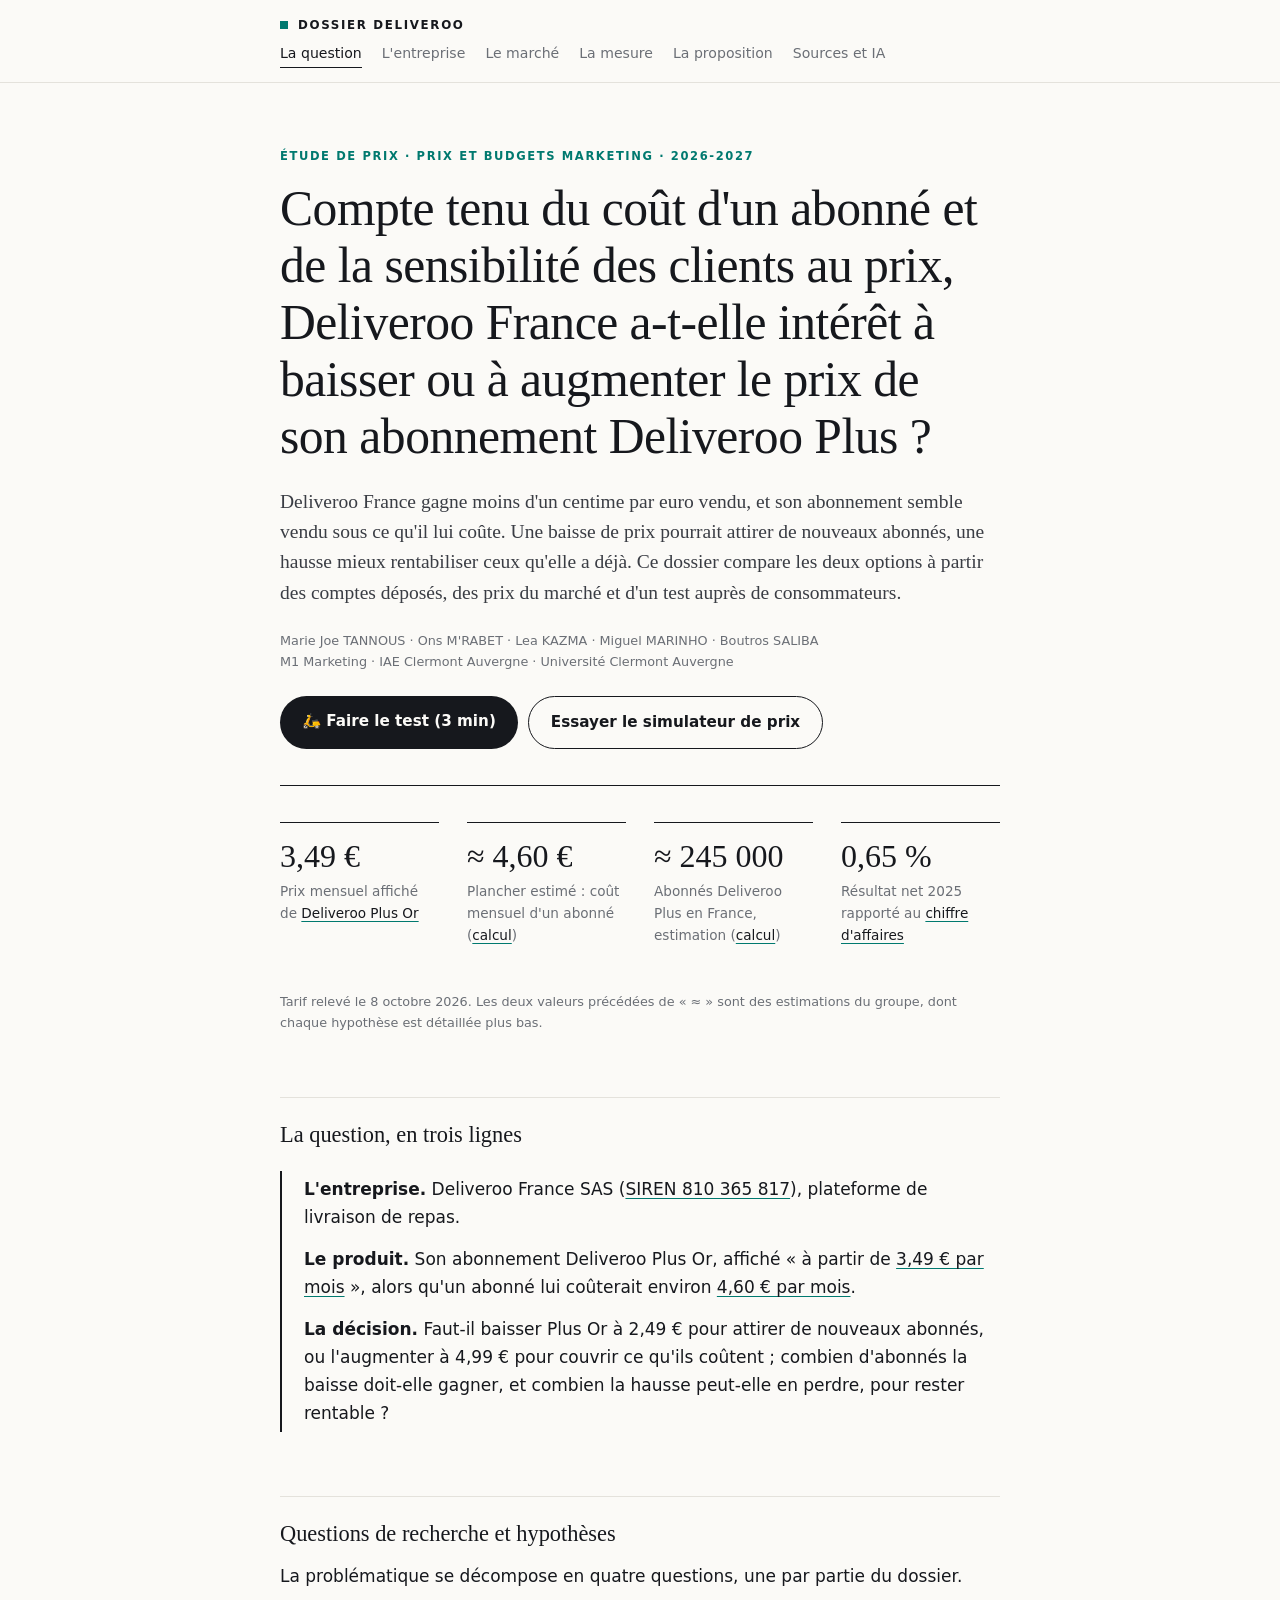
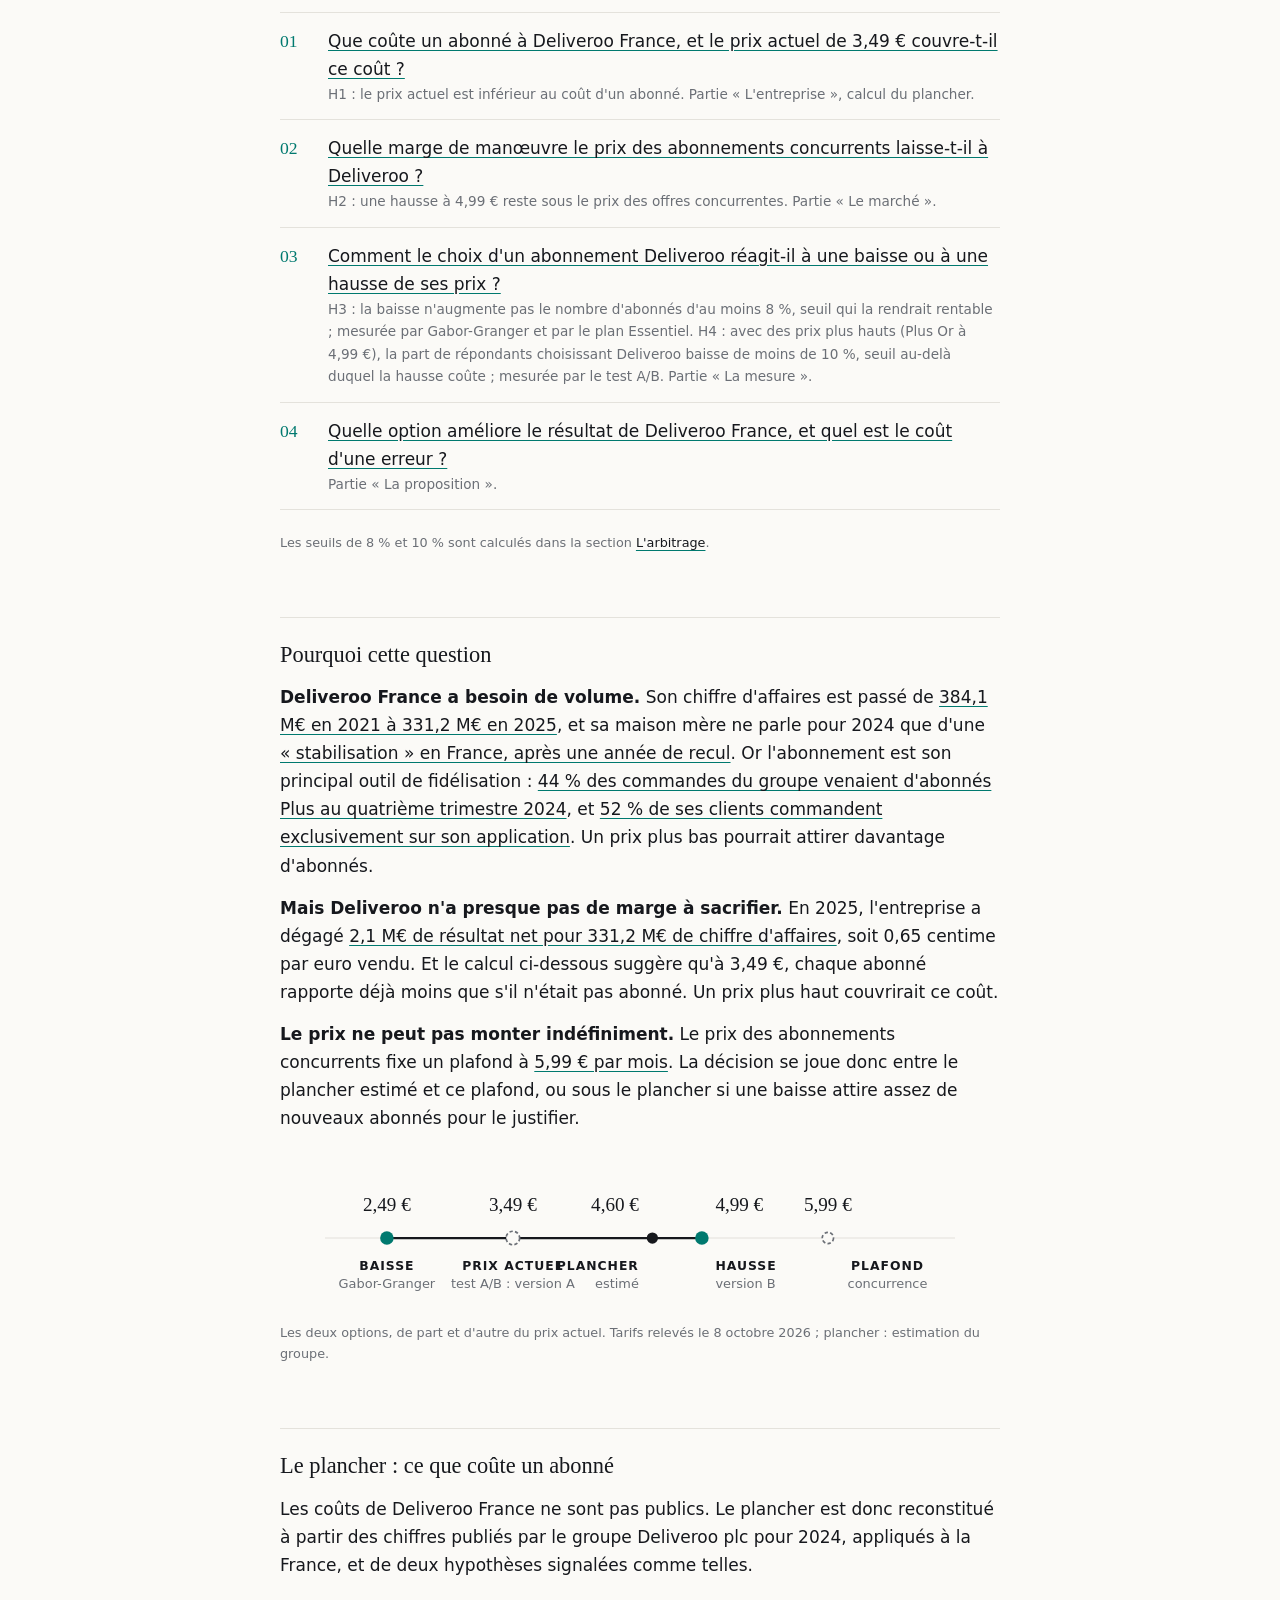
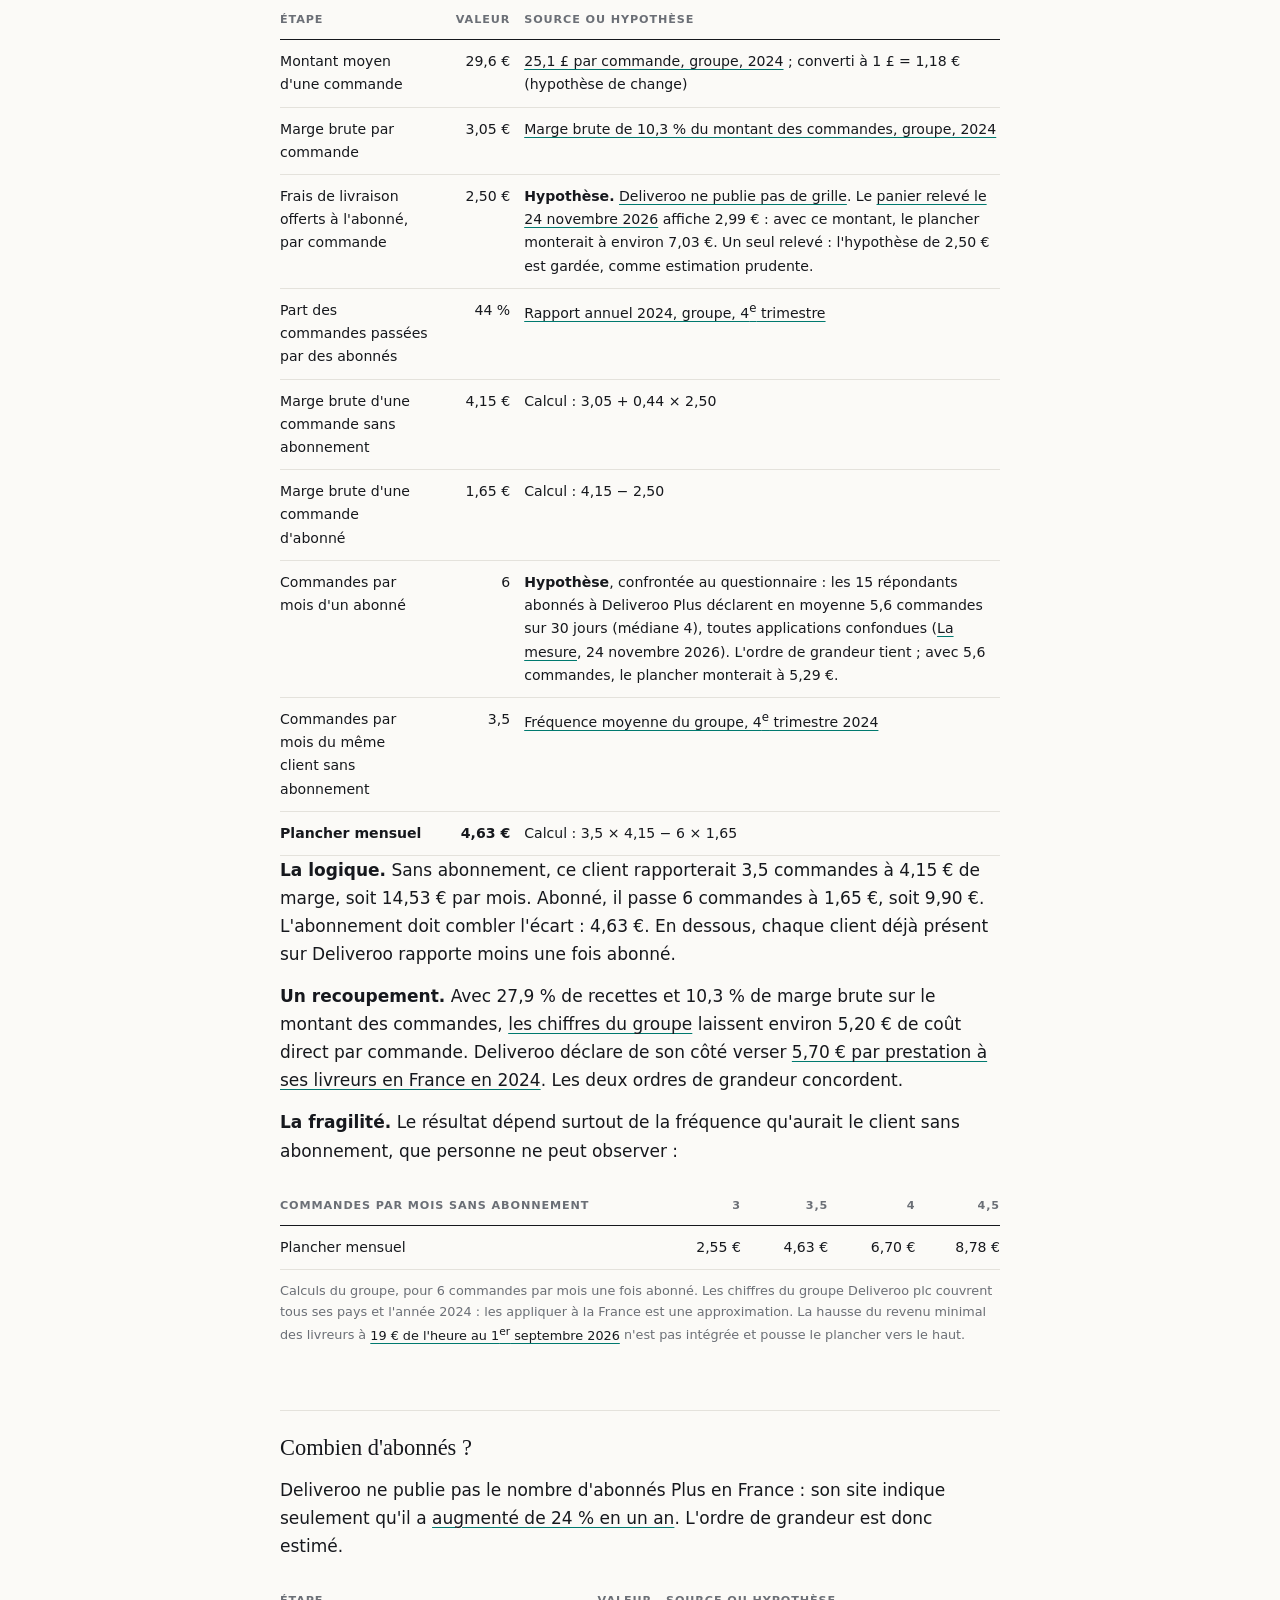
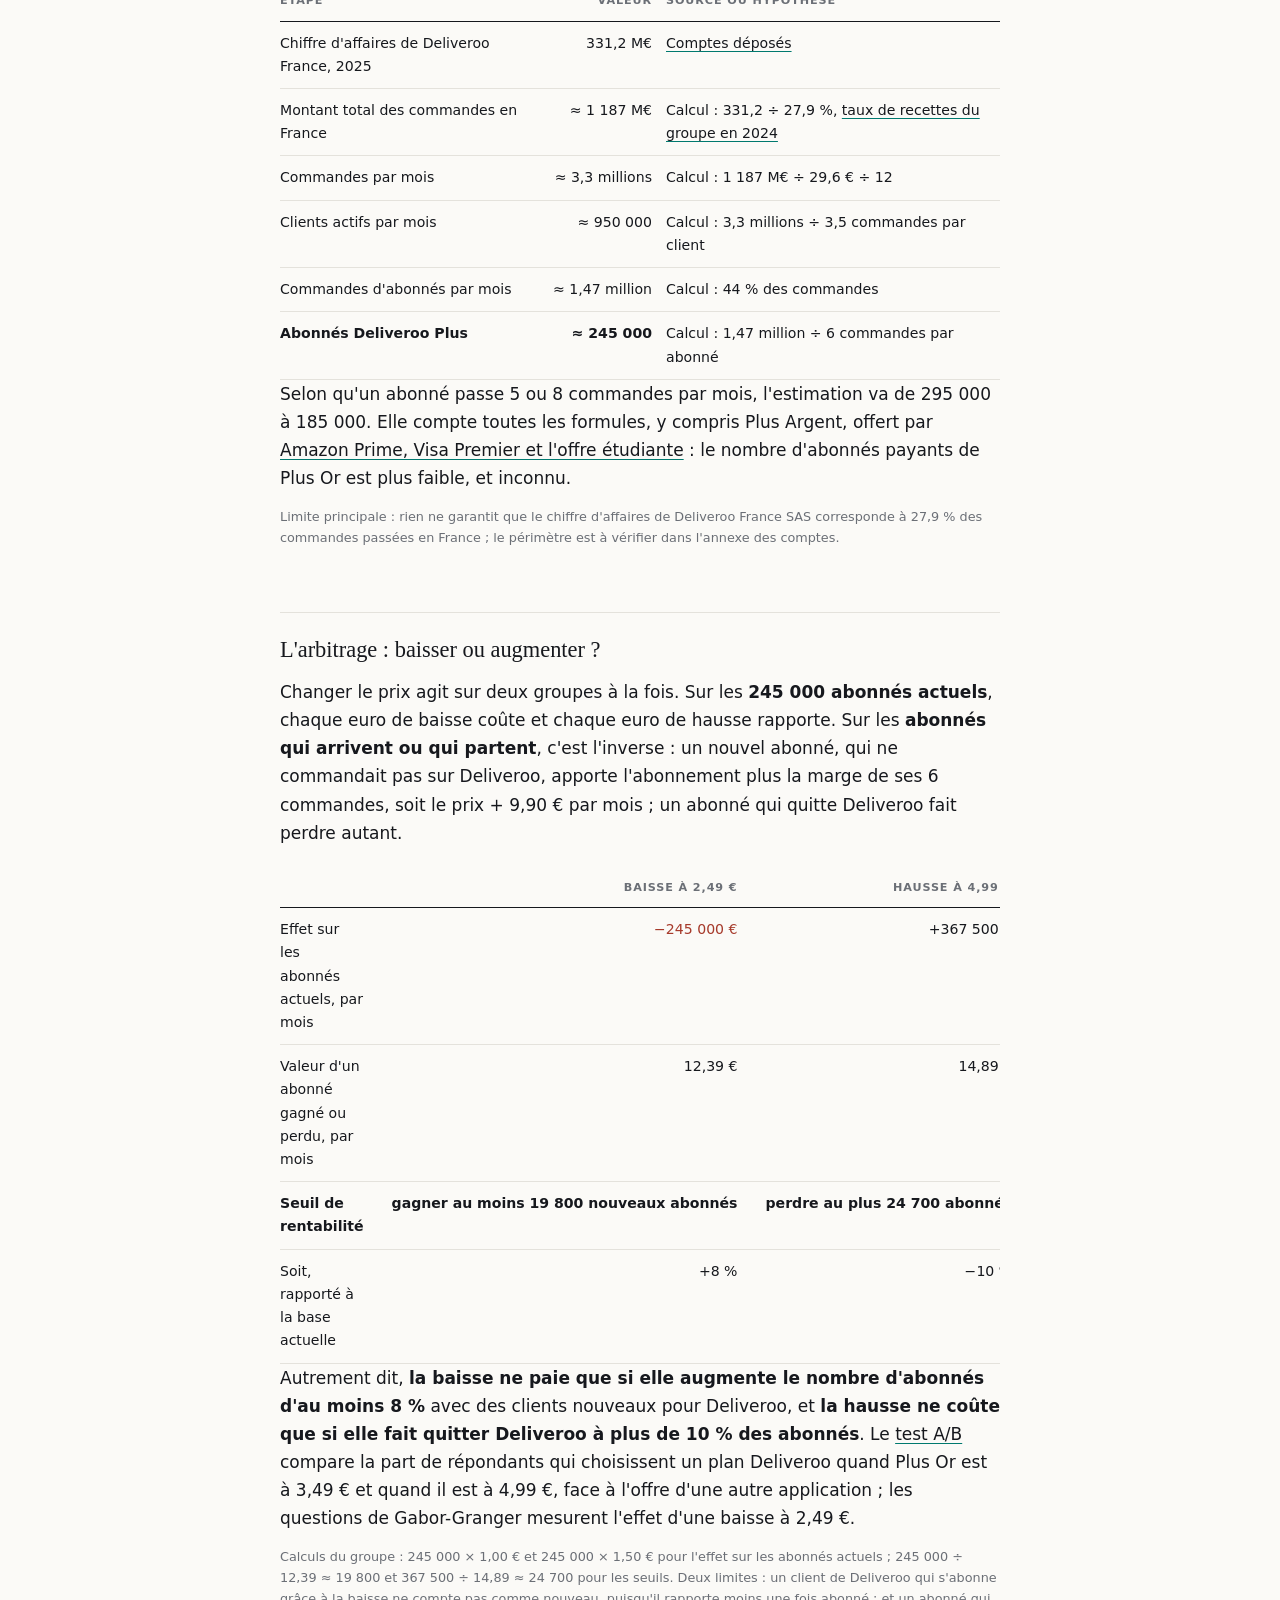
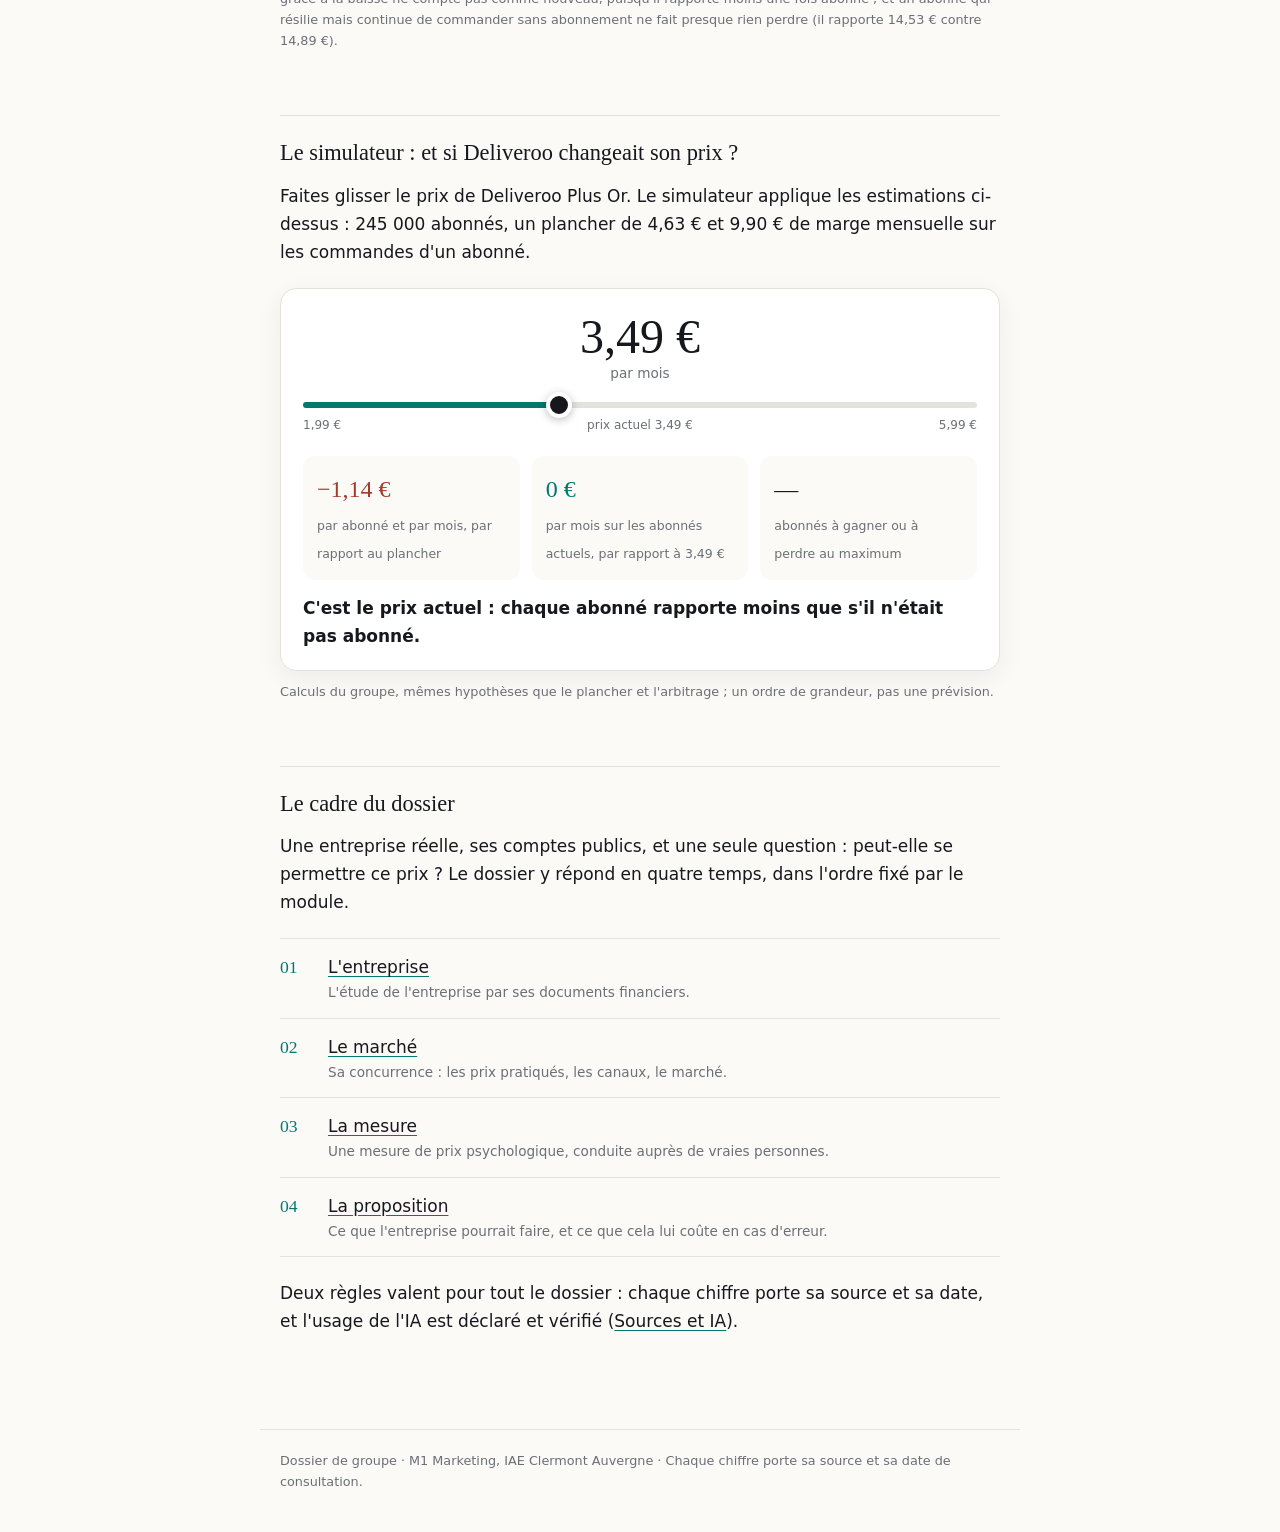
<file: index.html>
<!doctype html>
<html lang="fr">
<head>
<meta charset="utf-8">
<meta name="viewport" content="width=device-width, initial-scale=1">
<meta name="description" content="Étude de prix : Deliveroo France doit-elle baisser ou augmenter le prix de son abonnement Deliveroo Plus ?">
<title>Deliveroo Plus — baisser ou augmenter le prix ?</title>
<link rel="stylesheet" href="style.css">
</head>
<body>
<header class="site"><div class="inner">
  <strong>Dossier Deliveroo</strong>
  <nav>
    <a href="index.html" aria-current="page">La question</a>
    <a href="entreprise.html">L'entreprise</a>
    <a href="marche.html">Le marché</a>
    <a href="mesure.html">La mesure</a>
    <a href="proposition.html">La proposition</a>
    <a href="methode.html">Sources et IA</a>
  </nav>
</div></header>
<main>
  <div class="hero">
    <p class="eyebrow">Étude de prix · Prix et budgets marketing · 2026-2027</p>
    <h1>Compte tenu du coût d'un abonné et de la sensibilité des clients au prix, Deliveroo France a-t-elle intérêt à baisser ou à augmenter le prix de son abonnement Deliveroo Plus ?</h1>
    <p class="standfirst">Deliveroo France gagne moins d'un centime par euro vendu, et son abonnement semble vendu sous ce qu'il lui coûte. Une baisse de prix pourrait attirer de nouveaux abonnés, une hausse mieux rentabiliser ceux qu'elle a déjà. Ce dossier compare les deux options à partir des comptes déposés, des prix du marché et d'un test auprès de consommateurs.</p>
    <p class="meta">Marie Joe TANNOUS · Ons M'RABET · Lea KAZMA · Miguel MARINHO · Boutros SALIBA</p>
    <p class="meta">M1 Marketing · IAE Clermont Auvergne · Université Clermont Auvergne</p>
    <div class="cta-row">
      <a class="cta" href="questionnaire.html">🛵 Faire le test (3 min)</a>
      <a class="cta ghost" href="#simulateur">Essayer le simulateur de prix</a>
    </div>
  </div>


  <div class="kpis">
    <div class="card"><span class="big">3,49 €</span>Prix mensuel affiché de <a href="https://deliveroo.fr/fr/plus">Deliveroo Plus Or</a></div>
    <div class="card"><span class="big">≈ 4,60 €</span>Plancher estimé : coût mensuel d'un abonné (<a href="#plancher">calcul</a>)</div>
    <div class="card"><span class="big">≈ 245 000</span>Abonnés Deliveroo Plus en France, estimation (<a href="#abonnes">calcul</a>)</div>
    <div class="card"><span class="big">0,65 %</span>Résultat net 2025 rapporté au <a href="https://data.economie.gouv.fr/explore/dataset/ratios_inpi_bce/table/?q=810365817">chiffre d'affaires</a></div>
  </div>
  <p class="src">Tarif relevé le 8 octobre 2026. Les deux valeurs précédées de « ≈ » sont des estimations du groupe, dont chaque hypothèse est détaillée plus bas.</p>

  <h2>La question, en trois lignes</h2>
  <div class="card">
    <p><strong>L'entreprise.</strong> Deliveroo France SAS (<a href="https://annuaire-entreprises.data.gouv.fr/entreprise/810365817">SIREN 810 365 817</a>), plateforme de livraison de repas.</p>
    <p><strong>Le produit.</strong> Son abonnement Deliveroo Plus Or, affiché « à partir de <a href="https://deliveroo.fr/fr/plus">3,49 € par mois</a> », alors qu'un abonné lui coûterait environ <a href="#plancher">4,60 € par mois</a>.</p>
    <p><strong>La décision.</strong> Faut-il baisser Plus Or à 2,49 € pour attirer de nouveaux abonnés, ou l'augmenter à 4,99 € pour couvrir ce qu'ils coûtent ; combien d'abonnés la baisse doit-elle gagner, et combien la hausse peut-elle en perdre, pour rester rentable ?</p>
  </div>

  <h2>Questions de recherche et hypothèses</h2>
  <p>La problématique se décompose en quatre questions, une par partie du dossier.</p>
  <ol class="brief">
    <li><div><a href="#plancher">Que coûte un abonné à Deliveroo France, et le prix actuel de 3,49 € couvre-t-il ce coût ?</a><small>H1 : le prix actuel est inférieur au coût d'un abonné. Partie « L'entreprise », calcul du plancher.</small></div></li>
    <li><div><a href="marche.html">Quelle marge de manœuvre le prix des abonnements concurrents laisse-t-il à Deliveroo ?</a><small>H2 : une hausse à 4,99 € reste sous le prix des offres concurrentes. Partie « Le marché ».</small></div></li>
    <li><div><a href="mesure.html">Comment le choix d'un abonnement Deliveroo réagit-il à une baisse ou à une hausse de ses prix ?</a><small>H3 : la baisse n'augmente pas le nombre d'abonnés d'au moins 8 %, seuil qui la rendrait rentable ; mesurée par Gabor-Granger et par le plan Essentiel. H4 : avec des prix plus hauts (Plus Or à 4,99 €), la part de répondants choisissant Deliveroo baisse de moins de 10 %, seuil au-delà duquel la hausse coûte ; mesurée par le test A/B. Partie « La mesure ».</small></div></li>
    <li><div><a href="proposition.html">Quelle option améliore le résultat de Deliveroo France, et quel est le coût d'une erreur ?</a><small>Partie « La proposition ».</small></div></li>
  </ol>
  <p class="src">Les seuils de 8 % et 10 % sont calculés dans la section <a href="#arbitrage">L'arbitrage</a>.</p>

  <h2>Pourquoi cette question</h2>
  <p><strong>Deliveroo France a besoin de volume.</strong> Son chiffre d'affaires est passé de <a href="https://data.economie.gouv.fr/explore/dataset/ratios_inpi_bce/table/?q=810365817">384,1 M€ en 2021 à 331,2 M€ en 2025</a>, et sa maison mère ne parle pour 2024 que d'une <a href="https://www.marketscreener.com/quote/stock/DELIVEROO-PLC-120922210/news/Deliveroo-FY2024-Preliminary-Results-49320188/">« stabilisation » en France, après une année de recul</a>. Or l'abonnement est son principal outil de fidélisation : <a href="https://data.fca.org.uk/artefacts/NSM/Portal/NI-000115456/NI-000115456.pdf">44 % des commandes du groupe venaient d'abonnés Plus au quatrième trimestre 2024</a>, et <a href="https://merchants.deliveroo.com/fr-FR/why-deliveroo/customers">52 % de ses clients commandent exclusivement sur son application</a>. Un prix plus bas pourrait attirer davantage d'abonnés.</p>
  <p><strong>Mais Deliveroo n'a presque pas de marge à sacrifier.</strong> En 2025, l'entreprise a dégagé <a href="https://data.economie.gouv.fr/explore/dataset/ratios_inpi_bce/table/?q=810365817">2,1 M€ de résultat net pour 331,2 M€ de chiffre d'affaires</a>, soit 0,65 centime par euro vendu. Et le calcul ci-dessous suggère qu'à 3,49 €, chaque abonné rapporte déjà moins que s'il n'était pas abonné. Un prix plus haut couvrirait ce coût.</p>
  <p><strong>Le prix ne peut pas monter indéfiniment.</strong> Le prix des abonnements concurrents fixe un plafond à <a href="marche.html">5,99 € par mois</a>. La décision se joue donc entre le plancher estimé et ce plafond, ou sous le plancher si une baisse attire assez de nouveaux abonnés pour le justifier.</p>

  <figure>
    <svg viewBox="0 0 640 130" role="img" aria-label="Prix testé en baisse 2,49 €, prix actuel 3,49 €, plancher estimé 4,60 €, prix testé en hausse 4,99 €, plafond 5,99 €">
      <line x1="40" y1="64" x2="600" y2="64" class="axis"/>
      <line x1="95" y1="64" x2="375" y2="64" class="range"/>
      <circle cx="95" cy="64" r="6" class="dot accent"/>
      <circle cx="207" cy="64" r="6" class="dot hollow"/>
      <circle cx="331" cy="64" r="5" class="dot"/>
      <circle cx="375" cy="64" r="6" class="dot accent"/>
      <circle cx="487" cy="64" r="5" class="dot hollow"/>
      <text x="95" y="40" text-anchor="middle" class="val">2,49 €</text>
      <text x="95" y="92" text-anchor="middle" class="lab">Baisse</text>
      <text x="95" y="108" text-anchor="middle" class="sub">Gabor-Granger</text>
      <text x="207" y="40" text-anchor="middle" class="val">3,49 €</text>
      <text x="207" y="92" text-anchor="middle" class="lab">Prix actuel</text>
      <text x="207" y="108" text-anchor="middle" class="sub">test A/B : version A</text>
      <text x="319" y="40" text-anchor="end" class="val">4,60 €</text>
      <text x="319" y="92" text-anchor="end" class="lab">Plancher</text>
      <text x="319" y="108" text-anchor="end" class="sub">estimé</text>
      <text x="387" y="40" text-anchor="start" class="val">4,99 €</text>
      <text x="387" y="92" text-anchor="start" class="lab">Hausse</text>
      <text x="387" y="108" text-anchor="start" class="sub">version B</text>
      <text x="487" y="40" text-anchor="middle" class="val">5,99 €</text>
      <text x="540" y="92" text-anchor="middle" class="lab">Plafond</text>
      <text x="540" y="108" text-anchor="middle" class="sub">concurrence</text>
    </svg>
    <figcaption>Les deux options, de part et d'autre du prix actuel. Tarifs relevés le 8 octobre 2026 ; plancher : estimation du groupe.</figcaption>
  </figure>

  <h2 id="plancher">Le plancher : ce que coûte un abonné</h2>
  <p>Les coûts de Deliveroo France ne sont pas publics. Le plancher est donc reconstitué à partir des chiffres publiés par le groupe Deliveroo plc pour 2024, appliqués à la France, et de deux hypothèses signalées comme telles.</p>
  <div class="table-wrap"><table>
    <tr><th>Étape</th><th class="num">Valeur</th><th>Source ou hypothèse</th></tr>
    <tr><td>Montant moyen d'une commande</td><td class="num">29,6 €</td><td><a href="https://www.marketscreener.com/quote/stock/DELIVEROO-PLC-120922210/news/Deliveroo-FY2024-Preliminary-Results-49320188/">25,1 £ par commande, groupe, 2024</a> ; converti à 1 £ = 1,18 € (hypothèse de change)</td></tr>
    <tr><td>Marge brute par commande</td><td class="num">3,05 €</td><td><a href="https://www.marketscreener.com/quote/stock/DELIVEROO-PLC-120922210/news/Deliveroo-FY2024-Preliminary-Results-49320188/">Marge brute de 10,3 % du montant des commandes, groupe, 2024</a></td></tr>
    <tr><td>Frais de livraison offerts à l'abonné, par commande</td><td class="num">2,50 €</td><td><strong>Hypothèse.</strong> <a href="https://deliveroo.fr/fr/faq">Deliveroo ne publie pas de grille</a>. Le <a href="marche.html">panier relevé le 24 novembre 2026</a> affiche 2,99 € : avec ce montant, le plancher monterait à environ 7,03 €. Un seul relevé : l'hypothèse de 2,50 € est gardée, comme estimation prudente.</td></tr>
    <tr><td>Part des commandes passées par des abonnés</td><td class="num">44 %</td><td><a href="https://data.fca.org.uk/artefacts/NSM/Portal/NI-000115456/NI-000115456.pdf">Rapport annuel 2024, groupe, 4<sup>e</sup> trimestre</a></td></tr>
    <tr><td>Marge brute d'une commande sans abonnement</td><td class="num">4,15 €</td><td>Calcul : 3,05 + 0,44 × 2,50</td></tr>
    <tr><td>Marge brute d'une commande d'abonné</td><td class="num">1,65 €</td><td>Calcul : 4,15 − 2,50</td></tr>
    <tr><td>Commandes par mois d'un abonné</td><td class="num">6</td><td><strong>Hypothèse</strong>, confrontée au questionnaire : les 15 répondants abonnés à Deliveroo Plus déclarent en moyenne 5,6 commandes sur 30 jours (médiane 4), toutes applications confondues (<a href="mesure.html">La mesure</a>, 24 novembre 2026). L'ordre de grandeur tient ; avec 5,6 commandes, le plancher monterait à 5,29 €.</td></tr>
    <tr><td>Commandes par mois du même client sans abonnement</td><td class="num">3,5</td><td><a href="https://www.marketscreener.com/quote/stock/DELIVEROO-PLC-120922210/news/Deliveroo-FY2024-Preliminary-Results-49320188/">Fréquence moyenne du groupe, 4<sup>e</sup> trimestre 2024</a></td></tr>
    <tr><td><strong>Plancher mensuel</strong></td><td class="num"><strong>4,63 €</strong></td><td>Calcul : 3,5 × 4,15 − 6 × 1,65</td></tr>
  </table></div>
  <p><strong>La logique.</strong> Sans abonnement, ce client rapporterait 3,5 commandes à 4,15 € de marge, soit 14,53 € par mois. Abonné, il passe 6 commandes à 1,65 €, soit 9,90 €. L'abonnement doit combler l'écart : 4,63 €. En dessous, chaque client déjà présent sur Deliveroo rapporte moins une fois abonné.</p>
  <p><strong>Un recoupement.</strong> Avec 27,9 % de recettes et 10,3 % de marge brute sur le montant des commandes, <a href="https://www.marketscreener.com/quote/stock/DELIVEROO-PLC-120922210/news/Deliveroo-FY2024-Preliminary-Results-49320188/">les chiffres du groupe</a> laissent environ 5,20 € de coût direct par commande. Deliveroo déclare de son côté verser <a href="https://www.moneyvox.fr/votre-argent/actualites/102821/uber-eats-deliveroo-stuart-combien-gagnent-les-livreurs-independants-en-moyenne-par-heure">5,70 € par prestation à ses livreurs en France en 2024</a>. Les deux ordres de grandeur concordent.</p>
  <p><strong>La fragilité.</strong> Le résultat dépend surtout de la fréquence qu'aurait le client sans abonnement, que personne ne peut observer :</p>
  <div class="table-wrap"><table>
    <tr><th>Commandes par mois sans abonnement</th><th class="num">3</th><th class="num">3,5</th><th class="num">4</th><th class="num">4,5</th></tr>
    <tr><td>Plancher mensuel</td><td class="num">2,55 €</td><td class="num">4,63 €</td><td class="num">6,70 €</td><td class="num">8,78 €</td></tr>
  </table></div>
  <p class="src">Calculs du groupe, pour 6 commandes par mois une fois abonné. Les chiffres du groupe Deliveroo plc couvrent tous ses pays et l'année 2024 : les appliquer à la France est une approximation. La hausse du revenu minimal des livreurs à <a href="https://www.moneyvox.fr/votre-argent/actualites/109653/uber-eats-deliveroo-suart-les-livreurs-de-repas-obtiennent-une-hausse-significative-de-leur-remuneration">19 € de l'heure au 1<sup>er</sup> septembre 2026</a> n'est pas intégrée et pousse le plancher vers le haut.</p>

  <h2 id="abonnes">Combien d'abonnés ?</h2>
  <p>Deliveroo ne publie pas le nombre d'abonnés Plus en France : son site indique seulement qu'il a <a href="https://merchants.deliveroo.com/fr-FR/why-deliveroo/customers">augmenté de 24 % en un an</a>. L'ordre de grandeur est donc estimé.</p>
  <div class="table-wrap"><table>
    <tr><th>Étape</th><th class="num">Valeur</th><th>Source ou hypothèse</th></tr>
    <tr><td>Chiffre d'affaires de Deliveroo France, 2025</td><td class="num">331,2 M€</td><td><a href="https://data.economie.gouv.fr/explore/dataset/ratios_inpi_bce/table/?q=810365817">Comptes déposés</a></td></tr>
    <tr><td>Montant total des commandes en France</td><td class="num">≈ 1 187 M€</td><td>Calcul : 331,2 ÷ 27,9 %, <a href="https://www.marketscreener.com/quote/stock/DELIVEROO-PLC-120922210/news/Deliveroo-FY2024-Preliminary-Results-49320188/">taux de recettes du groupe en 2024</a></td></tr>
    <tr><td>Commandes par mois</td><td class="num">≈ 3,3 millions</td><td>Calcul : 1 187 M€ ÷ 29,6 € ÷ 12</td></tr>
    <tr><td>Clients actifs par mois</td><td class="num">≈ 950 000</td><td>Calcul : 3,3 millions ÷ 3,5 commandes par client</td></tr>
    <tr><td>Commandes d'abonnés par mois</td><td class="num">≈ 1,47 million</td><td>Calcul : 44 % des commandes</td></tr>
    <tr><td><strong>Abonnés Deliveroo Plus</strong></td><td class="num"><strong>≈ 245 000</strong></td><td>Calcul : 1,47 million ÷ 6 commandes par abonné</td></tr>
  </table></div>
  <p>Selon qu'un abonné passe 5 ou 8 commandes par mois, l'estimation va de 295 000 à 185 000. Elle compte toutes les formules, y compris Plus Argent, offert par <a href="https://deliveroo.fr/fr/faq">Amazon Prime, Visa Premier et l'offre étudiante</a> : le nombre d'abonnés payants de Plus Or est plus faible, et inconnu.</p>
  <p class="src">Limite principale : rien ne garantit que le chiffre d'affaires de Deliveroo France SAS corresponde à 27,9 % des commandes passées en France ; le périmètre est à vérifier dans l'annexe des comptes.</p>

  <h2 id="arbitrage">L'arbitrage : baisser ou augmenter ?</h2>
  <p>Changer le prix agit sur deux groupes à la fois. Sur les <strong>245 000 abonnés actuels</strong>, chaque euro de baisse coûte et chaque euro de hausse rapporte. Sur les <strong>abonnés qui arrivent ou qui partent</strong>, c'est l'inverse : un nouvel abonné, qui ne commandait pas sur Deliveroo, apporte l'abonnement plus la marge de ses 6 commandes, soit le prix + 9,90 € par mois ; un abonné qui quitte Deliveroo fait perdre autant.</p>
  <div class="table-wrap"><table>
    <tr><th></th><th class="num">Baisse à 2,49 €</th><th class="num">Hausse à 4,99 €</th></tr>
    <tr><td>Effet sur les abonnés actuels, par mois</td><td class="num neg">−245 000 €</td><td class="num">+367 500 €</td></tr>
    <tr><td>Valeur d'un abonné gagné ou perdu, par mois</td><td class="num">12,39 €</td><td class="num">14,89 €</td></tr>
    <tr><td><strong>Seuil de rentabilité</strong></td><td class="num"><strong>gagner au moins 19 800 nouveaux abonnés</strong></td><td class="num"><strong>perdre au plus 24 700 abonnés</strong></td></tr>
    <tr><td>Soit, rapporté à la base actuelle</td><td class="num">+8 %</td><td class="num">−10 %</td></tr>
  </table></div>
  <p>Autrement dit, <strong>la baisse ne paie que si elle augmente le nombre d'abonnés d'au moins 8 %</strong> avec des clients nouveaux pour Deliveroo, et <strong>la hausse ne coûte que si elle fait quitter Deliveroo à plus de 10 % des abonnés</strong>. Le <a href="mesure.html">test A/B</a> compare la part de répondants qui choisissent un plan Deliveroo quand Plus Or est à 3,49 € et quand il est à 4,99 €, face à l'offre d'une autre application ; les questions de Gabor-Granger mesurent l'effet d'une baisse à 2,49 €.</p>
  <p class="src">Calculs du groupe : 245 000 × 1,00 € et 245 000 × 1,50 € pour l'effet sur les abonnés actuels ; 245 000 ÷ 12,39 ≈ 19 800 et 367 500 ÷ 14,89 ≈ 24 700 pour les seuils. Deux limites : un client de Deliveroo qui s'abonne grâce à la baisse ne compte pas comme nouveau, puisqu'il rapporte moins une fois abonné ; et un abonné qui résilie mais continue de commander sans abonnement ne fait presque rien perdre (il rapporte 14,53 € contre 14,89 €).</p>

  <h2 id="simulateur">Le simulateur : et si Deliveroo changeait son prix ?</h2>
  <p>Faites glisser le prix de Deliveroo Plus Or. Le simulateur applique les estimations ci-dessus : 245 000 abonnés, un plancher de 4,63 € et 9,90 € de marge mensuelle sur les commandes d'un abonné.</p>
  <div class="sim">
    <div class="sim-price"><span id="sim-p">3,49 €</span><small>par mois</small></div>
    <input type="range" id="sim-range" min="1.99" max="5.99" step="0.10" value="3.49" aria-label="Prix mensuel de Deliveroo Plus Or">
    <div class="sim-scale"><span>1,99 €</span><span>prix actuel 3,49 €</span><span>5,99 €</span></div>
    <div class="sim-out">
      <div><b id="sim-marge">−1,14 €</b><span>par abonné et par mois, par rapport au plancher</span></div>
      <div><b id="sim-effet">0 €</b><span>par mois sur les abonnés actuels, par rapport à 3,49 €</span></div>
      <div><b id="sim-seuil">—</b><span id="sim-seuil-l">abonnés à gagner ou à perdre au maximum</span></div>
    </div>
    <p class="sim-verdict" id="sim-verdict">C'est le prix actuel : chaque abonné rapporte moins que s'il n'était pas abonné.</p>
  </div>
  <p class="src">Calculs du groupe, mêmes hypothèses que le plancher et l'arbitrage ; un ordre de grandeur, pas une prévision.</p>

  <h2>Le cadre du dossier</h2>
  <p>Une entreprise réelle, ses comptes publics, et une seule question : peut-elle se permettre ce prix ? Le dossier y répond en quatre temps, dans l'ordre fixé par le module.</p>
  <ol class="brief">
    <li><div><a href="entreprise.html">L'entreprise</a><small>L'étude de l'entreprise par ses documents financiers.</small></div></li>
    <li><div><a href="marche.html">Le marché</a><small>Sa concurrence : les prix pratiqués, les canaux, le marché.</small></div></li>
    <li><div><a href="mesure.html">La mesure</a><small>Une mesure de prix psychologique, conduite auprès de vraies personnes.</small></div></li>
    <li><div><a href="proposition.html">La proposition</a><small>Ce que l'entreprise pourrait faire, et ce que cela lui coûte en cas d'erreur.</small></div></li>
  </ol>
  <p>Deux règles valent pour tout le dossier : chaque chiffre porte sa source et sa date, et l'usage de l'IA est déclaré et vérifié (<a href="methode.html">Sources et IA</a>).</p>
</main>
<footer>Dossier de groupe · M1 Marketing, IAE Clermont Auvergne · Chaque chiffre porte sa source et sa date de consultation.</footer>
<script>
// Simulateur de prix : mêmes hypothèses que les sections « plancher » et « arbitrage ».
const ABONNES = 245000, PLANCHER = 4.63, MARGE_COMMANDES = 9.90, ACTUEL = 3.49;
const fmt = (n, d = 2) => n.toLocaleString("fr-FR", { minimumFractionDigits: d, maximumFractionDigits: d });
const range = document.getElementById("sim-range");
function simuler() {
  const p = Number(range.value);
  const marge = p - PLANCHER;
  const effet = (p - ACTUEL) * ABONNES;
  const seuil = Math.abs(effet) / (p + MARGE_COMMANDES);
  document.getElementById("sim-p").textContent = fmt(p) + " €";
  const m = document.getElementById("sim-marge");
  m.textContent = (marge >= 0 ? "+" : "−") + fmt(Math.abs(marge)) + " €";
  m.className = marge >= 0 ? "pos" : "neg";
  const e = document.getElementById("sim-effet");
  e.textContent = Math.abs(effet) < 1 ? "0 €" : (effet > 0 ? "+" : "−") + fmt(Math.abs(effet), 0) + " €";
  e.className = effet >= 0 ? "pos" : "neg";
  const s = document.getElementById("sim-seuil"), sl = document.getElementById("sim-seuil-l");
  const v = document.getElementById("sim-verdict");
  if (Math.abs(p - ACTUEL) < 0.05) {
    s.textContent = "—"; sl.textContent = "abonnés à gagner ou à perdre au maximum";
    v.textContent = "C'est le prix actuel : chaque abonné rapporte moins que s'il n'était pas abonné.";
  } else if (p < ACTUEL) {
    s.textContent = "+" + fmt(seuil, 0); sl.textContent = "nouveaux abonnés à gagner pour que la baisse soit rentable";
    v.textContent = `Baisser à ${fmt(p)} € ne paie que si cela attire au moins ${fmt(seuil / ABONNES * 100, 0)} % d'abonnés en plus.`;
  } else {
    s.textContent = "−" + fmt(seuil, 0); sl.textContent = "abonnés que la hausse peut perdre au maximum";
    v.textContent = `Monter à ${fmt(p)} € reste rentable tant que moins de ${fmt(seuil / ABONNES * 100, 0)} % des abonnés quittent Deliveroo.`;
  }
  const pct = (p - range.min) / (range.max - range.min) * 100;
  range.style.background = `linear-gradient(90deg, var(--accent) ${pct}%, var(--line) ${pct}%)`;
}
range.addEventListener("input", simuler);
simuler();

// Les blocs apparaissent en douceur au défilement.
if ("IntersectionObserver" in window && !matchMedia("(prefers-reduced-motion: reduce)").matches) {
  const blocs = document.querySelectorAll("main > h2, main > figure, main > .table-wrap, main > .card, main > .sim, main > .kpis");
  const obs = new IntersectionObserver(entries => entries.forEach(en => {
    if (en.isIntersecting) { en.target.classList.add("in"); obs.unobserve(en.target); }
  }), { rootMargin: "0px 0px -40px 0px" });
  blocs.forEach(b => { b.classList.add("reveal"); obs.observe(b); });
}
</script>
</body>
</html>
</file>
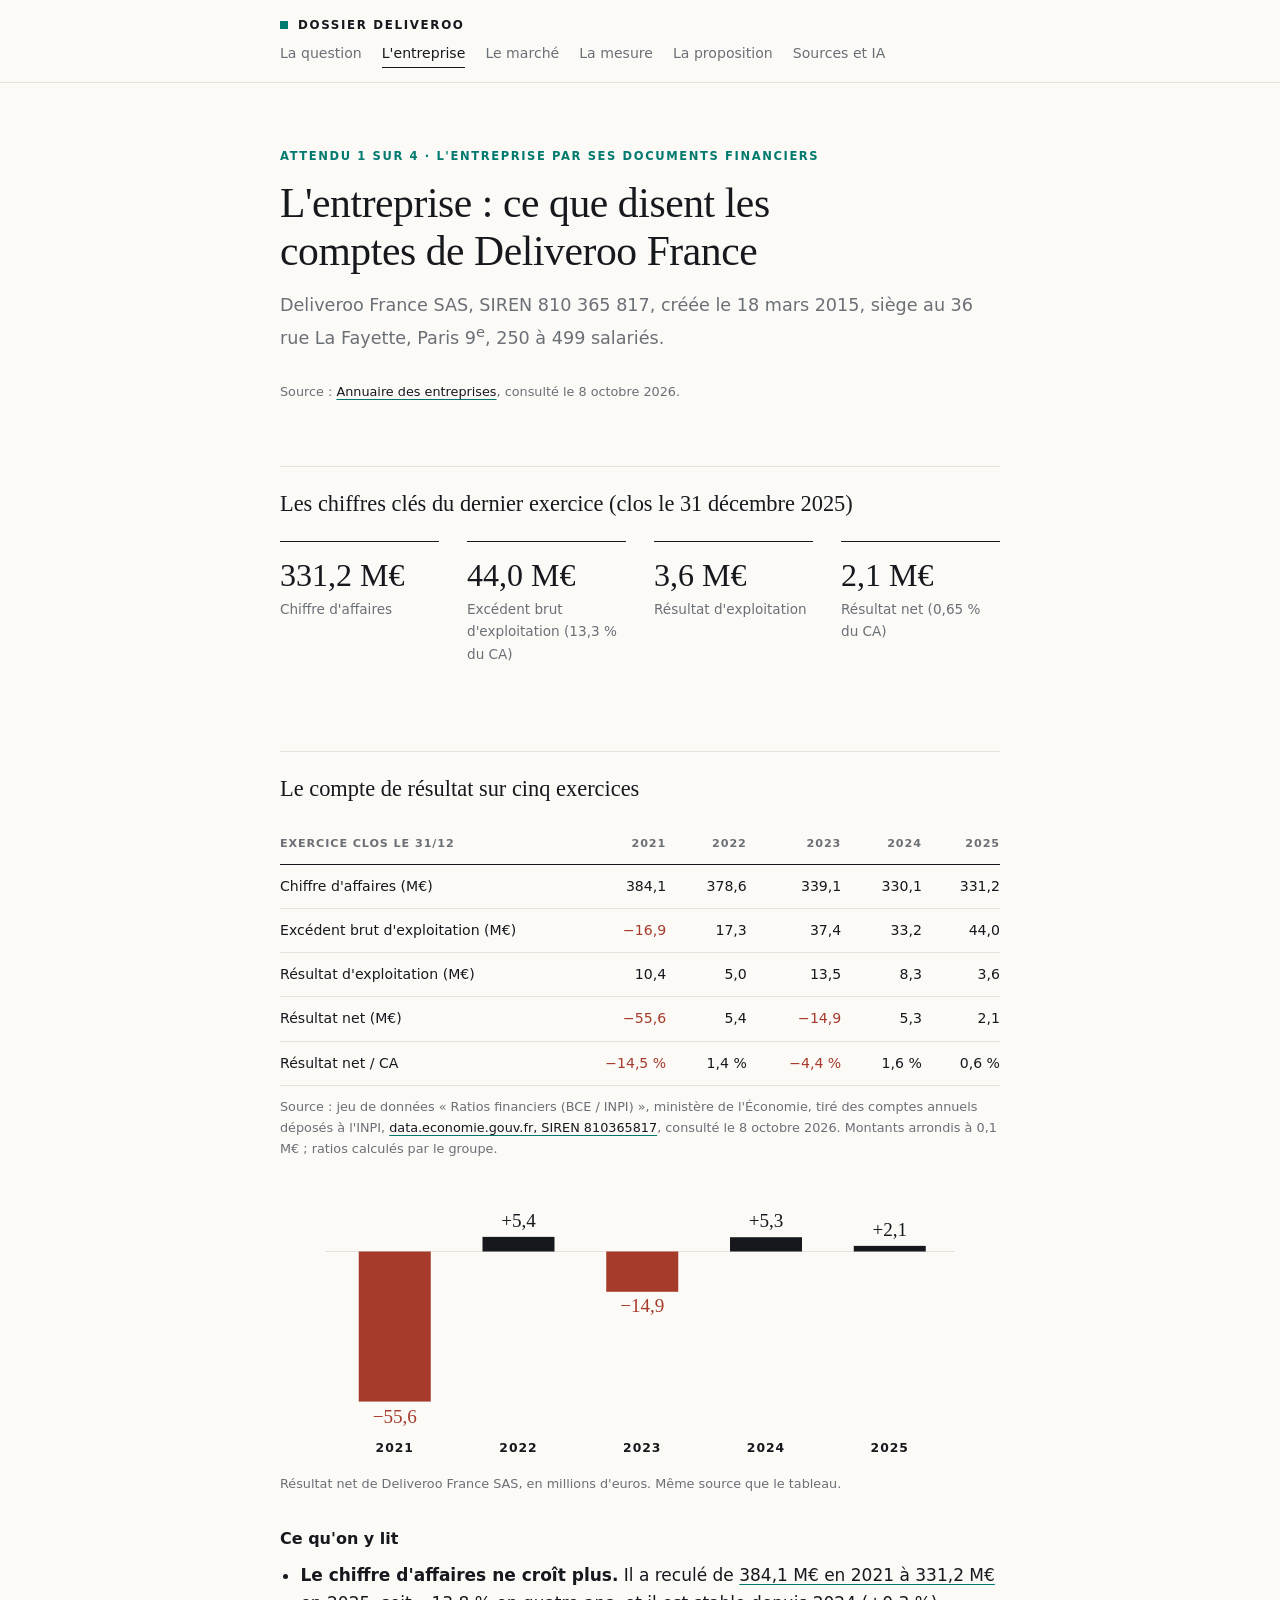
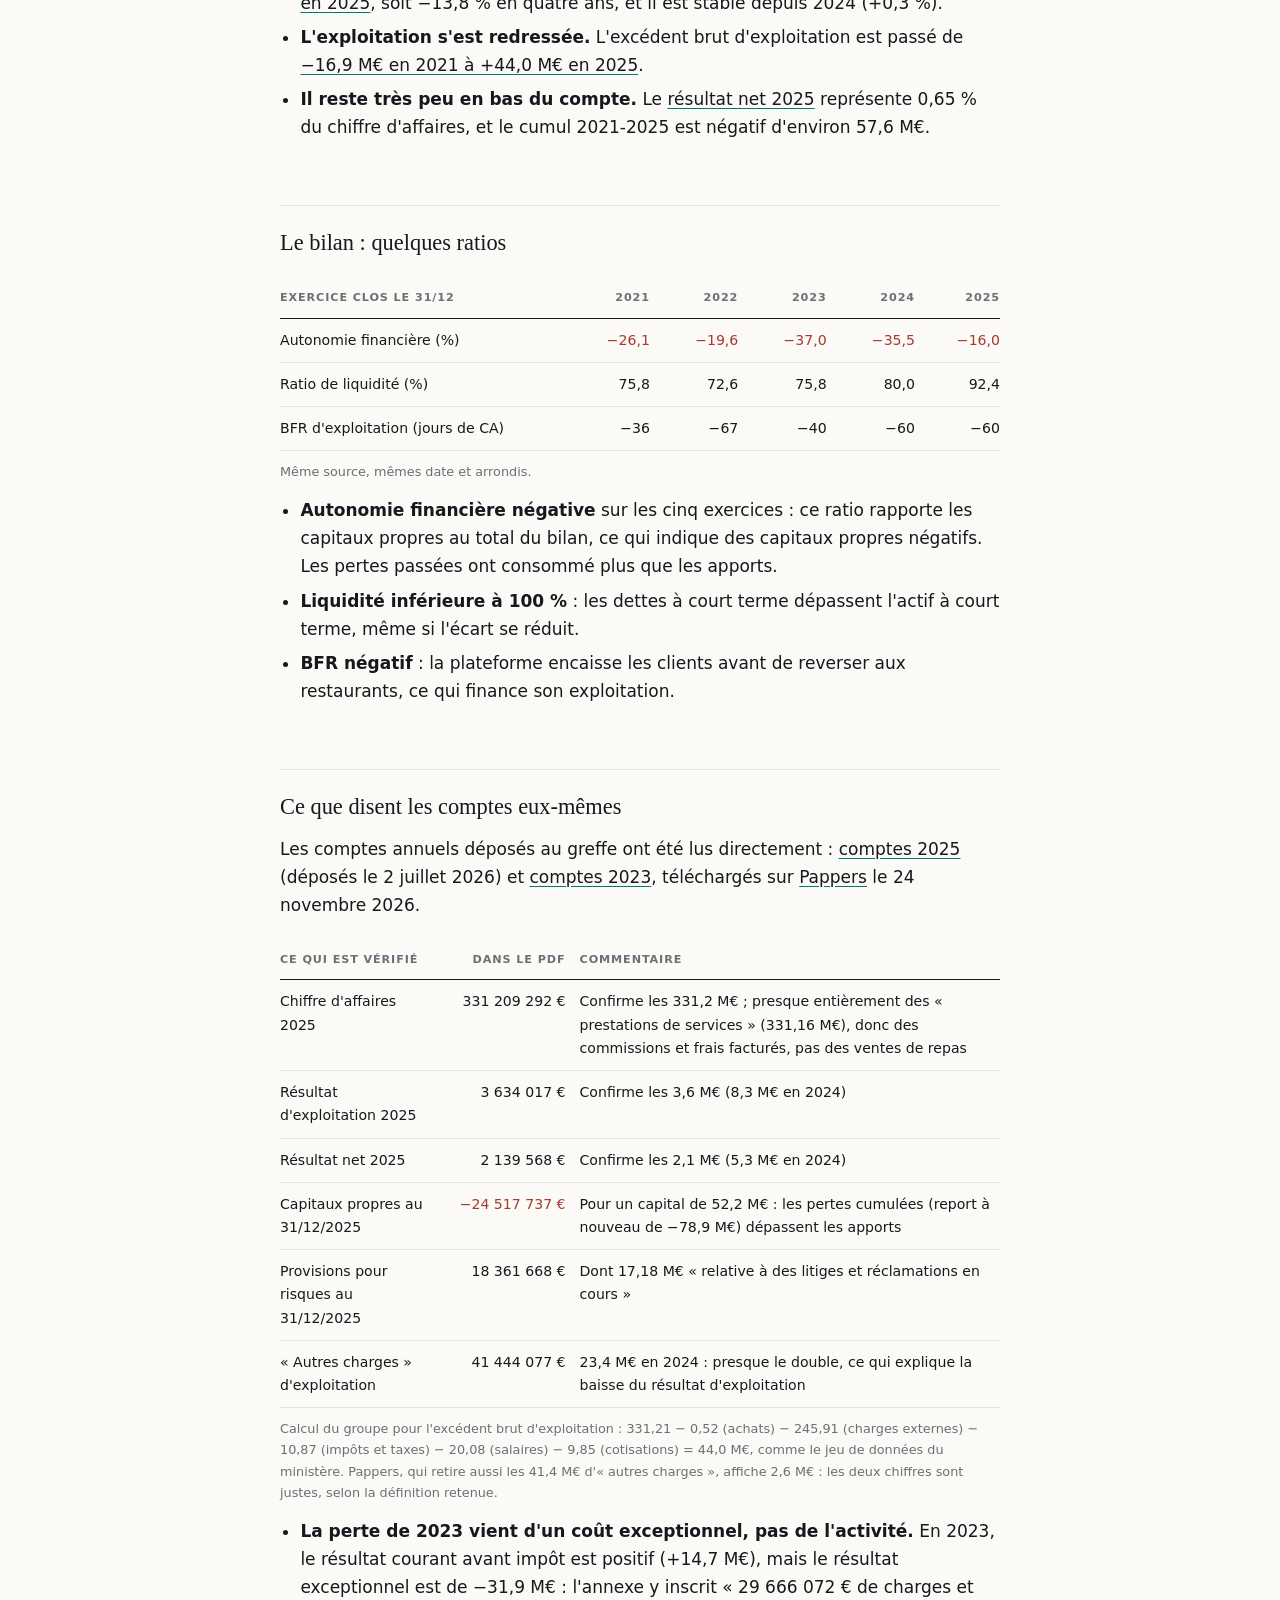
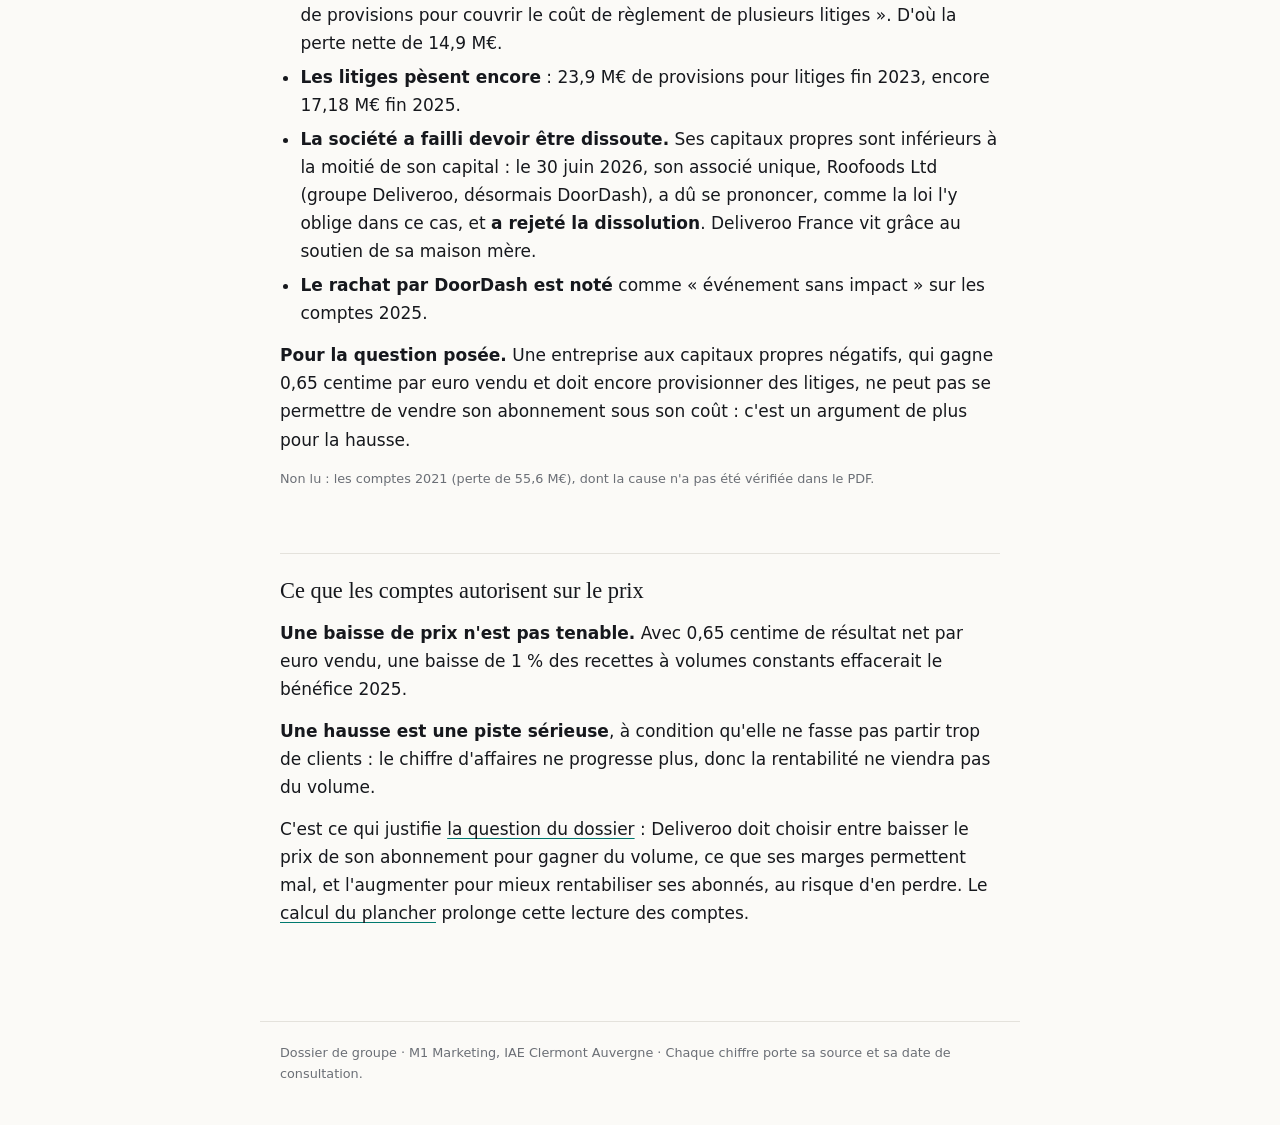
<file: entreprise.html>
<!doctype html>
<html lang="fr">
<head>
<meta charset="utf-8">
<meta name="viewport" content="width=device-width, initial-scale=1">
<title>L'entreprise — Dossier Deliveroo</title>
<link rel="stylesheet" href="style.css">
</head>
<body>
<header class="site"><div class="inner">
  <strong>Dossier Deliveroo</strong>
  <nav>
    <a href="index.html">La question</a>
    <a href="entreprise.html" aria-current="page">L'entreprise</a>
    <a href="marche.html">Le marché</a>
    <a href="mesure.html">La mesure</a>
    <a href="proposition.html">La proposition</a>
    <a href="methode.html">Sources et IA</a>
  </nav>
</div></header>
<main>
  <p class="eyebrow">Attendu 1 sur 4 · L'entreprise par ses documents financiers</p>
  <h1>L'entreprise : ce que disent les comptes de Deliveroo France</h1>
  <p class="lead">Deliveroo France SAS, SIREN 810 365 817, créée le 18 mars 2015, siège au 36 rue La Fayette, Paris 9<sup>e</sup>, 250 à 499 salariés.</p>
  <p class="src">Source : <a href="https://annuaire-entreprises.data.gouv.fr/entreprise/810365817">Annuaire des entreprises</a>, consulté le 8 octobre 2026.</p>

  <h2>Les chiffres clés du dernier exercice (clos le 31 décembre 2025)</h2>
  <div class="kpis">
    <div class="card"><span class="big">331,2 M€</span>Chiffre d'affaires</div>
    <div class="card"><span class="big">44,0 M€</span>Excédent brut d'exploitation (13,3 % du CA)</div>
    <div class="card"><span class="big">3,6 M€</span>Résultat d'exploitation</div>
    <div class="card"><span class="big">2,1 M€</span>Résultat net (0,65 % du CA)</div>
  </div>

  <h2>Le compte de résultat sur cinq exercices</h2>
  <div class="table-wrap"><table>
    <tr><th>Exercice clos le 31/12</th><th class="num">2021</th><th class="num">2022</th><th class="num">2023</th><th class="num">2024</th><th class="num">2025</th></tr>
    <tr><td>Chiffre d'affaires (M€)</td><td class="num">384,1</td><td class="num">378,6</td><td class="num">339,1</td><td class="num">330,1</td><td class="num">331,2</td></tr>
    <tr><td>Excédent brut d'exploitation (M€)</td><td class="num neg">−16,9</td><td class="num">17,3</td><td class="num">37,4</td><td class="num">33,2</td><td class="num">44,0</td></tr>
    <tr><td>Résultat d'exploitation (M€)</td><td class="num">10,4</td><td class="num">5,0</td><td class="num">13,5</td><td class="num">8,3</td><td class="num">3,6</td></tr>
    <tr><td>Résultat net (M€)</td><td class="num neg">−55,6</td><td class="num">5,4</td><td class="num neg">−14,9</td><td class="num">5,3</td><td class="num">2,1</td></tr>
    <tr><td>Résultat net / CA</td><td class="num neg">−14,5 %</td><td class="num">1,4 %</td><td class="num neg">−4,4 %</td><td class="num">1,6 %</td><td class="num">0,6 %</td></tr>
  </table></div>
  <p class="src">Source : jeu de données « Ratios financiers (BCE / INPI) », ministère de l'Économie, tiré des comptes annuels déposés à l'INPI, <a href="https://data.economie.gouv.fr/explore/dataset/ratios_inpi_bce/table/?q=810365817">data.economie.gouv.fr, SIREN 810365817</a>, consulté le 8 octobre 2026. Montants arrondis à 0,1 M€ ; ratios calculés par le groupe.</p>

  <figure>
    <svg viewBox="0 0 640 240" role="img" aria-label="Résultat net de Deliveroo France de 2021 à 2025, en millions d'euros">
      <line x1="40" y1="52" x2="600" y2="52" class="axis"/>
      <rect x="70" y="52" width="64" height="133.4" class="bar neg"/>
      <rect x="180" y="39" width="64" height="13" class="bar"/>
      <rect x="290" y="52" width="64" height="35.8" class="bar neg"/>
      <rect x="400" y="39.3" width="64" height="12.7" class="bar"/>
      <rect x="510" y="47" width="64" height="5" class="bar"/>
      <text x="102" y="204" text-anchor="middle" class="val neg">−55,6</text>
      <text x="212" y="30" text-anchor="middle" class="val">+5,4</text>
      <text x="322" y="106" text-anchor="middle" class="val neg">−14,9</text>
      <text x="432" y="30" text-anchor="middle" class="val">+5,3</text>
      <text x="542" y="38" text-anchor="middle" class="val">+2,1</text>
      <text x="102" y="230" text-anchor="middle" class="lab">2021</text>
      <text x="212" y="230" text-anchor="middle" class="lab">2022</text>
      <text x="322" y="230" text-anchor="middle" class="lab">2023</text>
      <text x="432" y="230" text-anchor="middle" class="lab">2024</text>
      <text x="542" y="230" text-anchor="middle" class="lab">2025</text>
    </svg>
    <figcaption>Résultat net de Deliveroo France SAS, en millions d'euros. Même source que le tableau.</figcaption>
  </figure>

  <h3>Ce qu'on y lit</h3>
  <ul>
    <li><strong>Le chiffre d'affaires ne croît plus.</strong> Il a reculé de <a href="https://data.economie.gouv.fr/explore/dataset/ratios_inpi_bce/table/?q=810365817">384,1 M€ en 2021 à 331,2 M€ en 2025</a>, soit −13,8 % en quatre ans, et il est stable depuis 2024 (+0,3 %).</li>
    <li><strong>L'exploitation s'est redressée.</strong> L'excédent brut d'exploitation est passé de <a href="https://data.economie.gouv.fr/explore/dataset/ratios_inpi_bce/table/?q=810365817">−16,9 M€ en 2021 à +44,0 M€ en 2025</a>.</li>
    <li><strong>Il reste très peu en bas du compte.</strong> Le <a href="https://data.economie.gouv.fr/explore/dataset/ratios_inpi_bce/table/?q=810365817">résultat net 2025</a> représente 0,65 % du chiffre d'affaires, et le cumul 2021-2025 est négatif d'environ 57,6 M€.</li>
  </ul>

  <h2>Le bilan : quelques ratios</h2>
  <div class="table-wrap"><table>
    <tr><th>Exercice clos le 31/12</th><th class="num">2021</th><th class="num">2022</th><th class="num">2023</th><th class="num">2024</th><th class="num">2025</th></tr>
    <tr><td>Autonomie financière (%)</td><td class="num neg">−26,1</td><td class="num neg">−19,6</td><td class="num neg">−37,0</td><td class="num neg">−35,5</td><td class="num neg">−16,0</td></tr>
    <tr><td>Ratio de liquidité (%)</td><td class="num">75,8</td><td class="num">72,6</td><td class="num">75,8</td><td class="num">80,0</td><td class="num">92,4</td></tr>
    <tr><td>BFR d'exploitation (jours de CA)</td><td class="num">−36</td><td class="num">−67</td><td class="num">−40</td><td class="num">−60</td><td class="num">−60</td></tr>
  </table></div>
  <p class="src">Même source, mêmes date et arrondis.</p>
  <ul>
    <li><strong>Autonomie financière négative</strong> sur les cinq exercices : ce ratio rapporte les capitaux propres au total du bilan, ce qui indique des capitaux propres négatifs. Les pertes passées ont consommé plus que les apports.</li>
    <li><strong>Liquidité inférieure à 100 %</strong> : les dettes à court terme dépassent l'actif à court terme, même si l'écart se réduit.</li>
    <li><strong>BFR négatif</strong> : la plateforme encaisse les clients avant de reverser aux restaurants, ce qui finance son exploitation.</li>
  </ul>

  <h2>Ce que disent les comptes eux-mêmes</h2>
  <p>Les comptes annuels déposés au greffe ont été lus directement : <a href="documents/deliveroo_comptes_2025.pdf">comptes 2025</a> (déposés le 2 juillet 2026) et <a href="documents/deliveroo_comptes_2023.pdf">comptes 2023</a>, téléchargés sur <a href="https://www.pappers.fr/entreprise/deliveroo-france-sas-810365817">Pappers</a> le 24 novembre 2026.</p>
  <div class="table-wrap"><table>
    <tr><th>Ce qui est vérifié</th><th class="num">Dans le PDF</th><th>Commentaire</th></tr>
    <tr><td>Chiffre d'affaires 2025</td><td class="num">331 209 292 €</td><td>Confirme les 331,2 M€ ; presque entièrement des « prestations de services » (331,16 M€), donc des commissions et frais facturés, pas des ventes de repas</td></tr>
    <tr><td>Résultat d'exploitation 2025</td><td class="num">3 634 017 €</td><td>Confirme les 3,6 M€ (8,3 M€ en 2024)</td></tr>
    <tr><td>Résultat net 2025</td><td class="num">2 139 568 €</td><td>Confirme les 2,1 M€ (5,3 M€ en 2024)</td></tr>
    <tr><td>Capitaux propres au 31/12/2025</td><td class="num neg">−24 517 737 €</td><td>Pour un capital de 52,2 M€ : les pertes cumulées (report à nouveau de −78,9 M€) dépassent les apports</td></tr>
    <tr><td>Provisions pour risques au 31/12/2025</td><td class="num">18 361 668 €</td><td>Dont 17,18 M€ « relative à des litiges et réclamations en cours »</td></tr>
    <tr><td>« Autres charges » d'exploitation</td><td class="num">41 444 077 €</td><td>23,4 M€ en 2024 : presque le double, ce qui explique la baisse du résultat d'exploitation</td></tr>
  </table></div>
  <p class="src">Calcul du groupe pour l'excédent brut d'exploitation : 331,21 − 0,52 (achats) − 245,91 (charges externes) − 10,87 (impôts et taxes) − 20,08 (salaires) − 9,85 (cotisations) = 44,0 M€, comme le jeu de données du ministère. Pappers, qui retire aussi les 41,4 M€ d'« autres charges », affiche 2,6 M€ : les deux chiffres sont justes, selon la définition retenue.</p>
  <ul>
    <li><strong>La perte de 2023 vient d'un coût exceptionnel, pas de l'activité.</strong> En 2023, le résultat courant avant impôt est positif (+14,7 M€), mais le résultat exceptionnel est de −31,9 M€ : l'annexe y inscrit « 29 666 072 € de charges et de provisions pour couvrir le coût de règlement de plusieurs litiges ». D'où la perte nette de 14,9 M€.</li>
    <li><strong>Les litiges pèsent encore</strong> : 23,9 M€ de provisions pour litiges fin 2023, encore 17,18 M€ fin 2025.</li>
    <li><strong>La société a failli devoir être dissoute.</strong> Ses capitaux propres sont inférieurs à la moitié de son capital : le 30 juin 2026, son associé unique, Roofoods Ltd (groupe Deliveroo, désormais DoorDash), a dû se prononcer, comme la loi l'y oblige dans ce cas, et <strong>a rejeté la dissolution</strong>. Deliveroo France vit grâce au soutien de sa maison mère.</li>
    <li><strong>Le rachat par DoorDash est noté</strong> comme « événement sans impact » sur les comptes 2025.</li>
  </ul>
  <p><strong>Pour la question posée.</strong> Une entreprise aux capitaux propres négatifs, qui gagne 0,65 centime par euro vendu et doit encore provisionner des litiges, ne peut pas se permettre de vendre son abonnement sous son coût : c'est un argument de plus pour la hausse.</p>
  <p class="src">Non lu : les comptes 2021 (perte de 55,6 M€), dont la cause n'a pas été vérifiée dans le PDF.</p>

  <h2>Ce que les comptes autorisent sur le prix</h2>
  <p><strong>Une baisse de prix n'est pas tenable.</strong> Avec 0,65 centime de résultat net par euro vendu, une baisse de 1 % des recettes à volumes constants effacerait le bénéfice 2025.</p>
  <p><strong>Une hausse est une piste sérieuse</strong>, à condition qu'elle ne fasse pas partir trop de clients : le chiffre d'affaires ne progresse plus, donc la rentabilité ne viendra pas du volume.</p>
  <p>C'est ce qui justifie <a href="index.html">la question du dossier</a> : Deliveroo doit choisir entre baisser le prix de son abonnement pour gagner du volume, ce que ses marges permettent mal, et l'augmenter pour mieux rentabiliser ses abonnés, au risque d'en perdre. Le <a href="index.html#plancher">calcul du plancher</a> prolonge cette lecture des comptes.</p>
</main>
<footer>Dossier de groupe · M1 Marketing, IAE Clermont Auvergne · Chaque chiffre porte sa source et sa date de consultation.</footer>
</body>
</html>
</file>
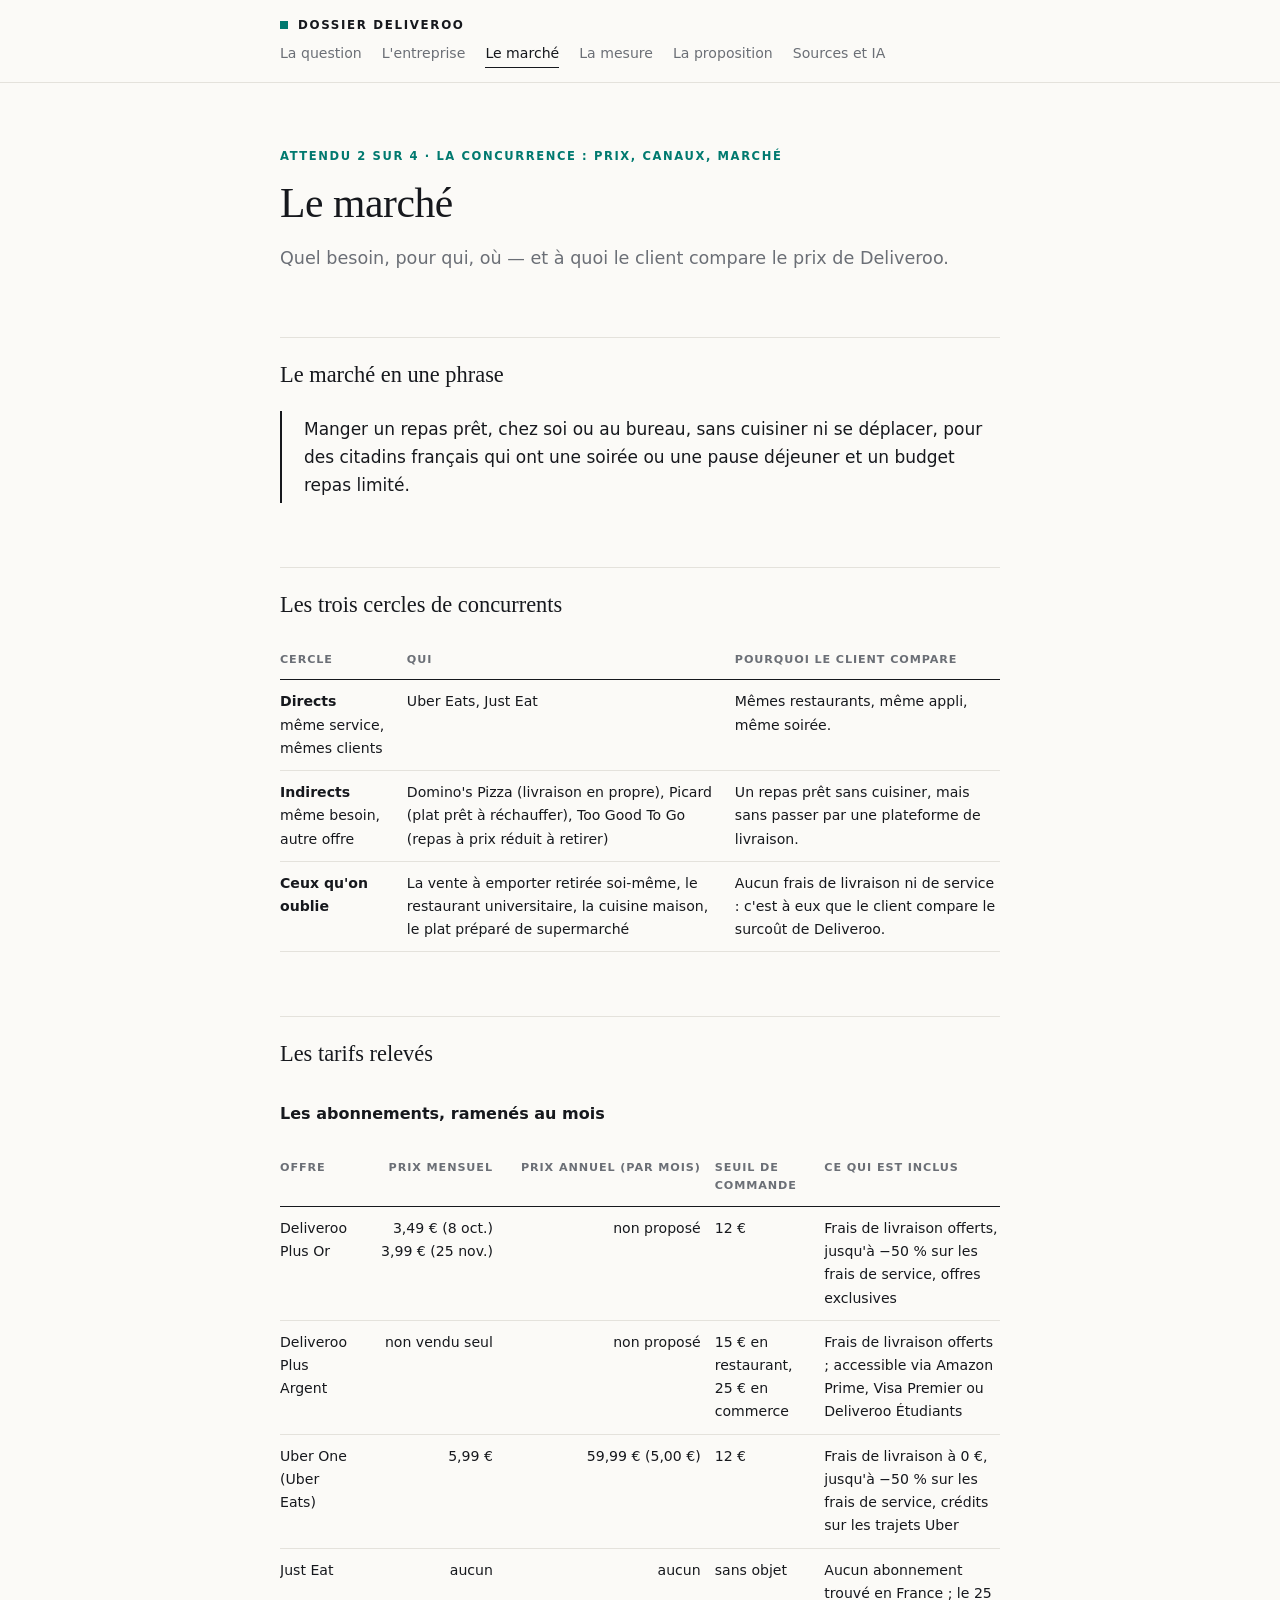
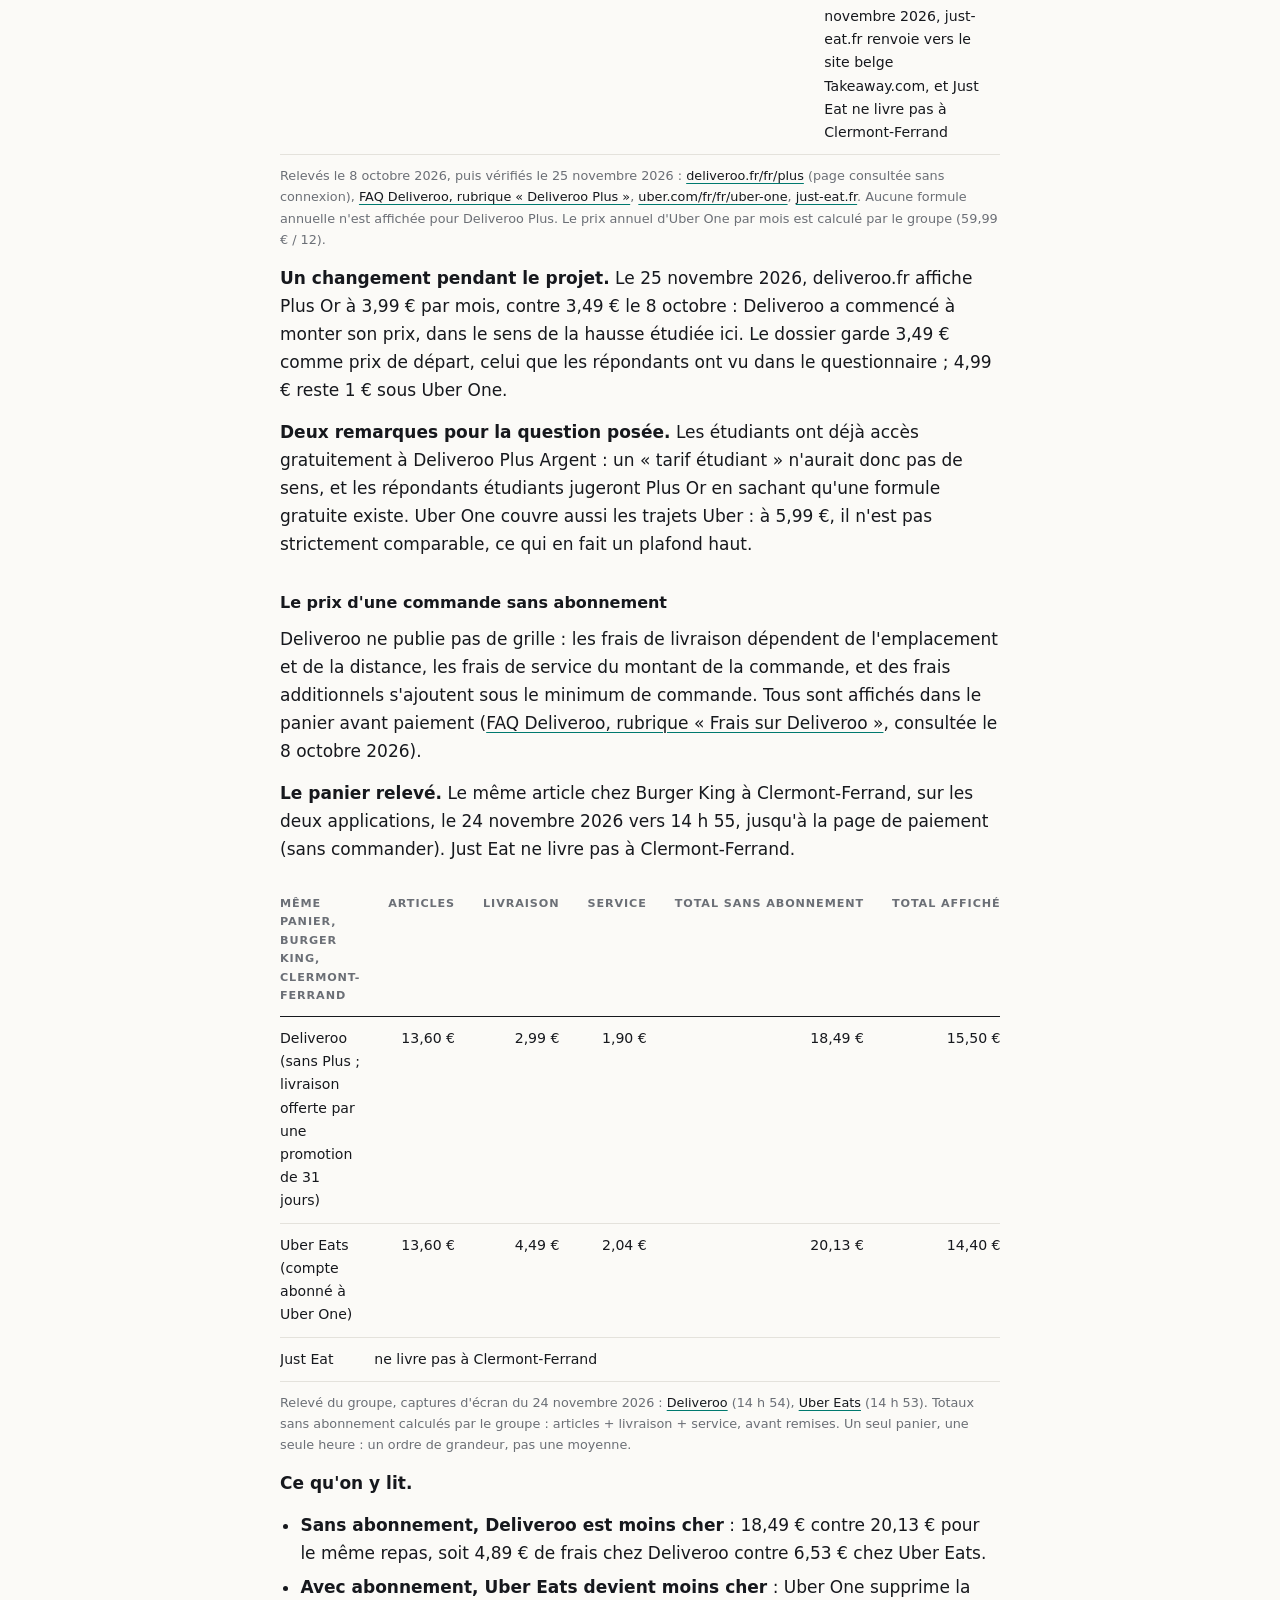
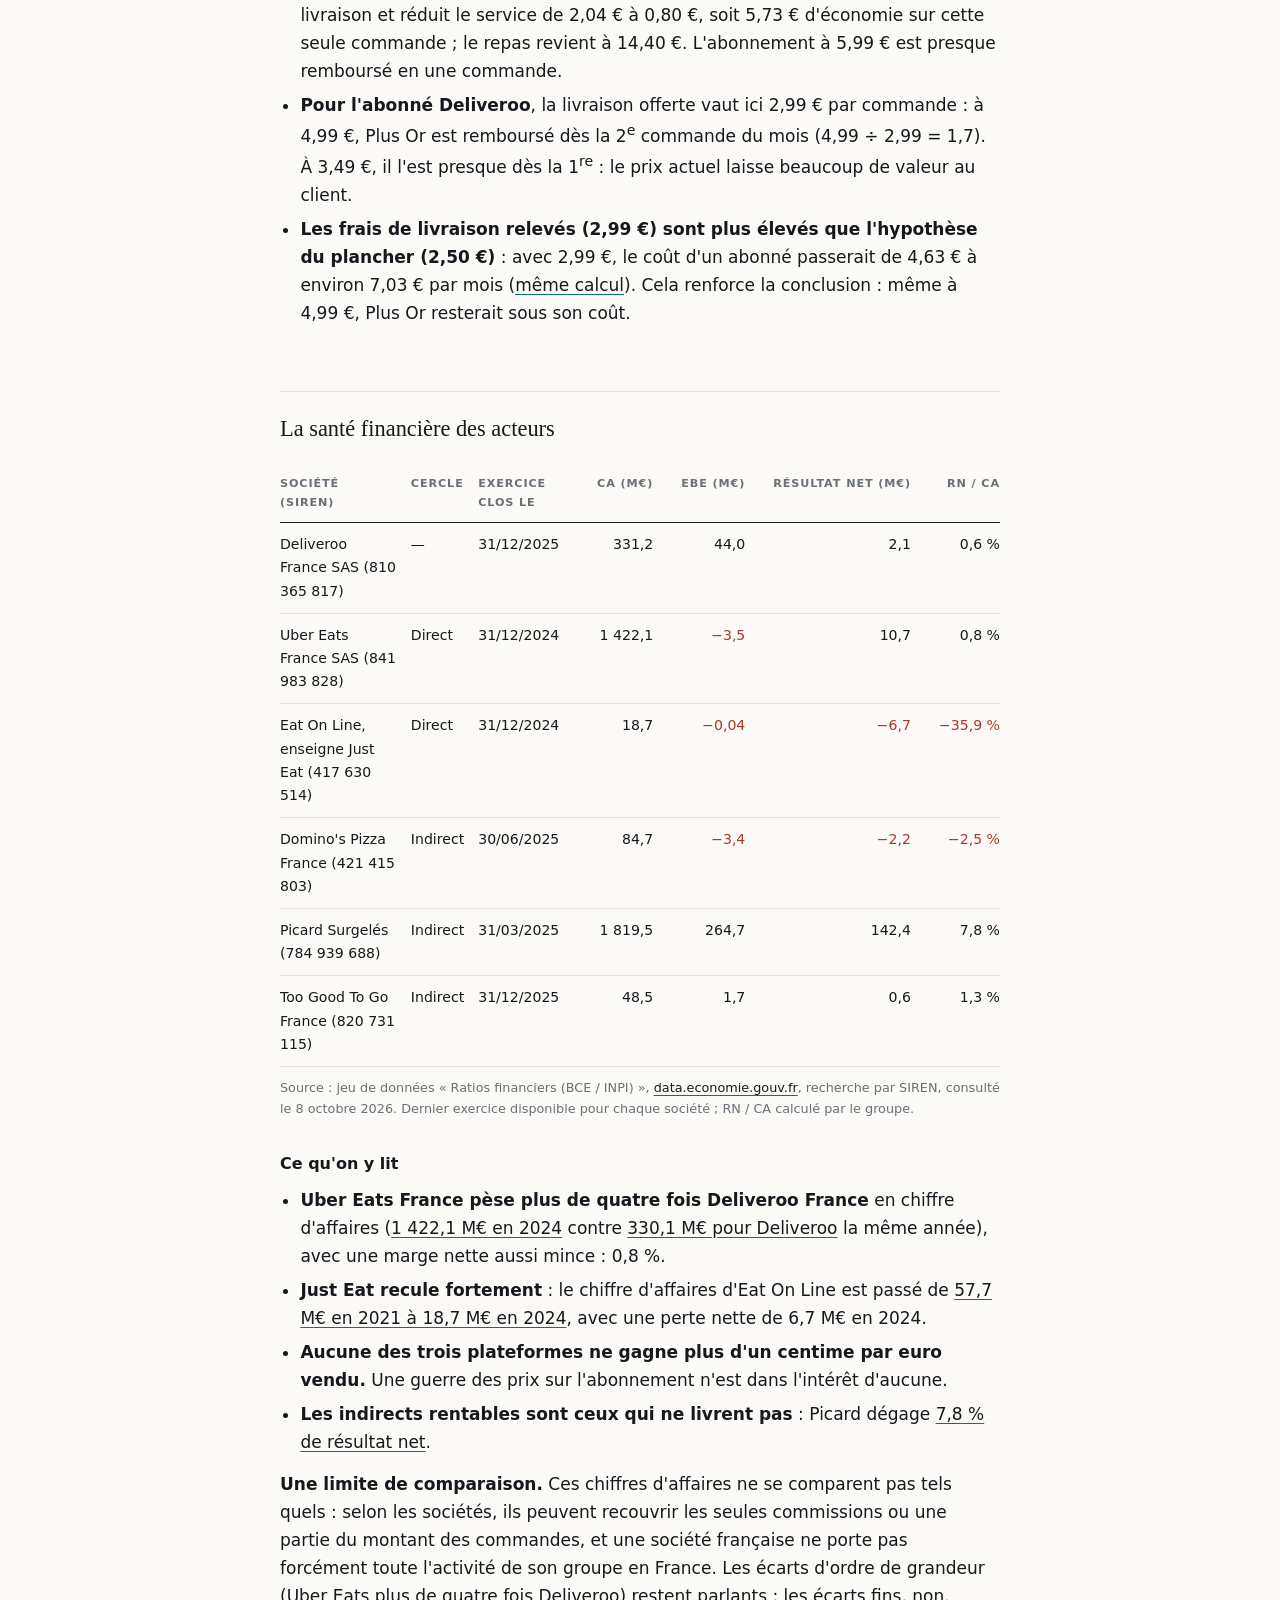
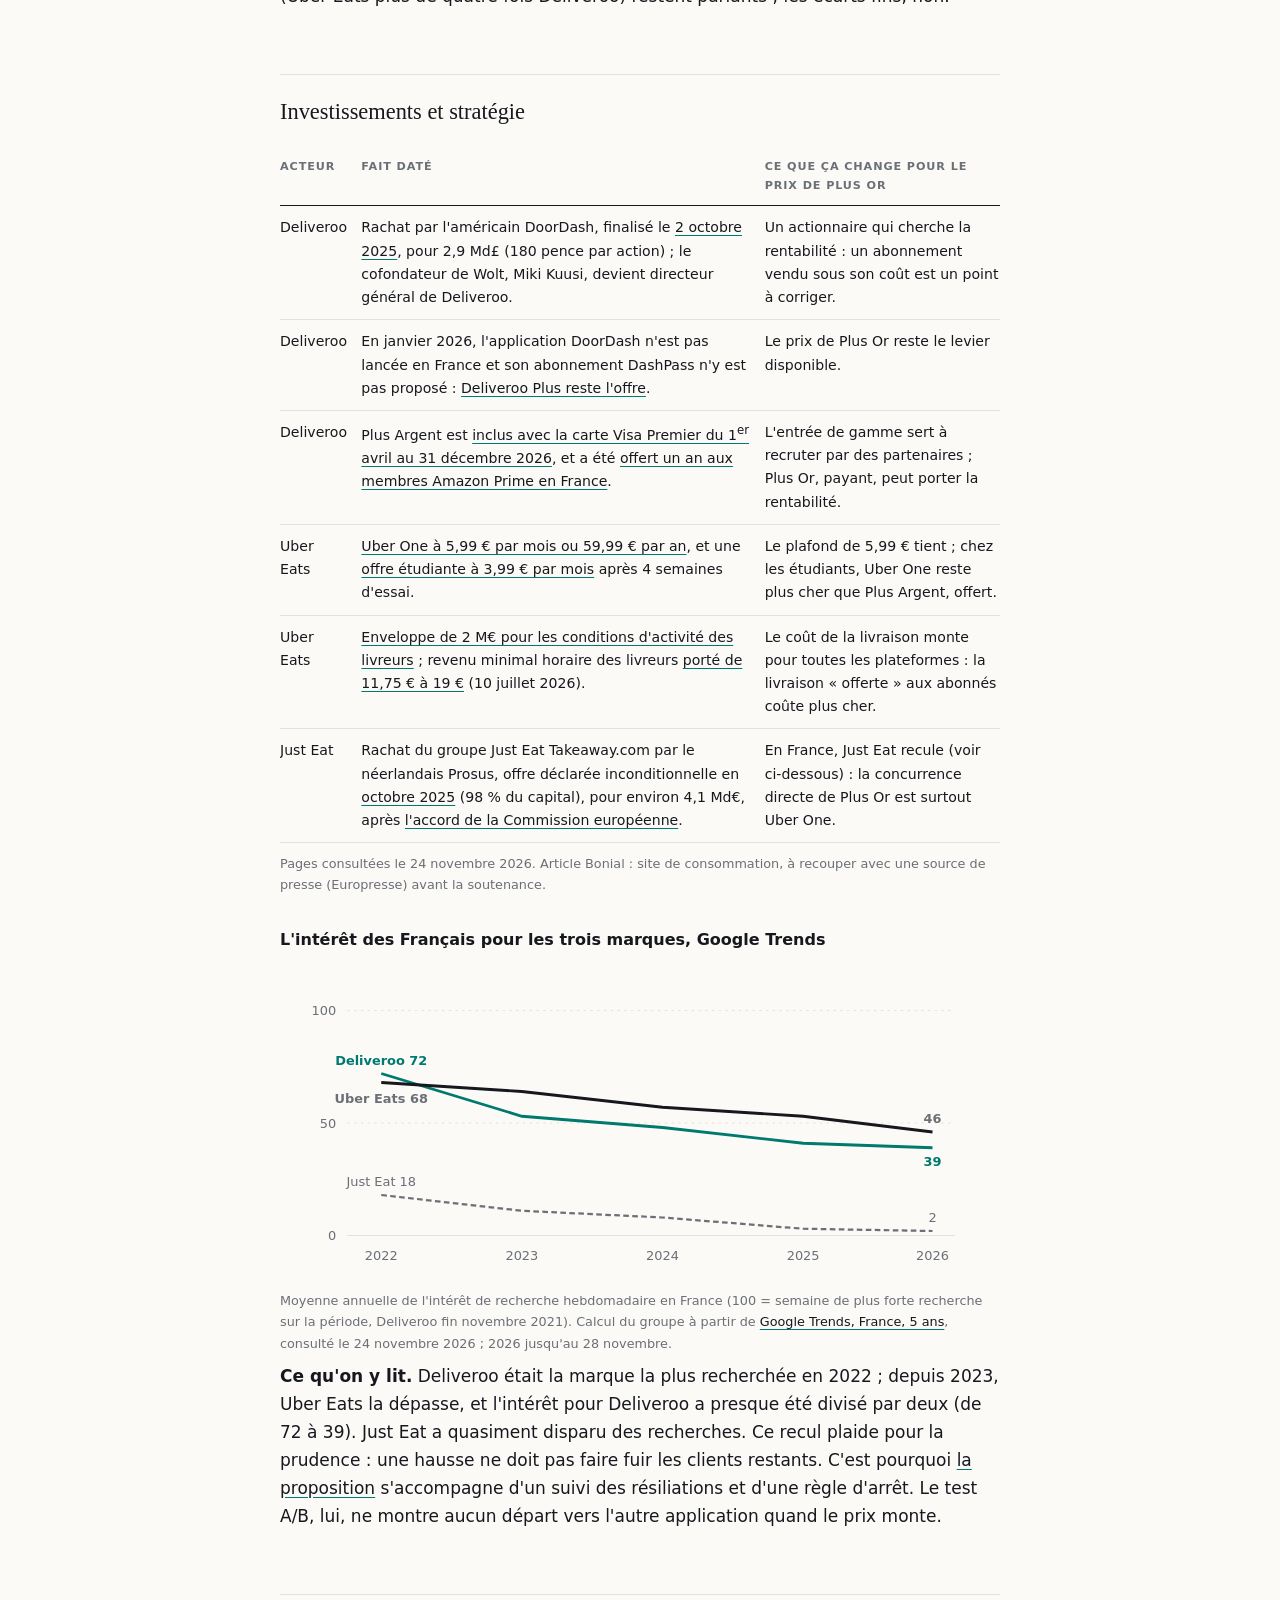
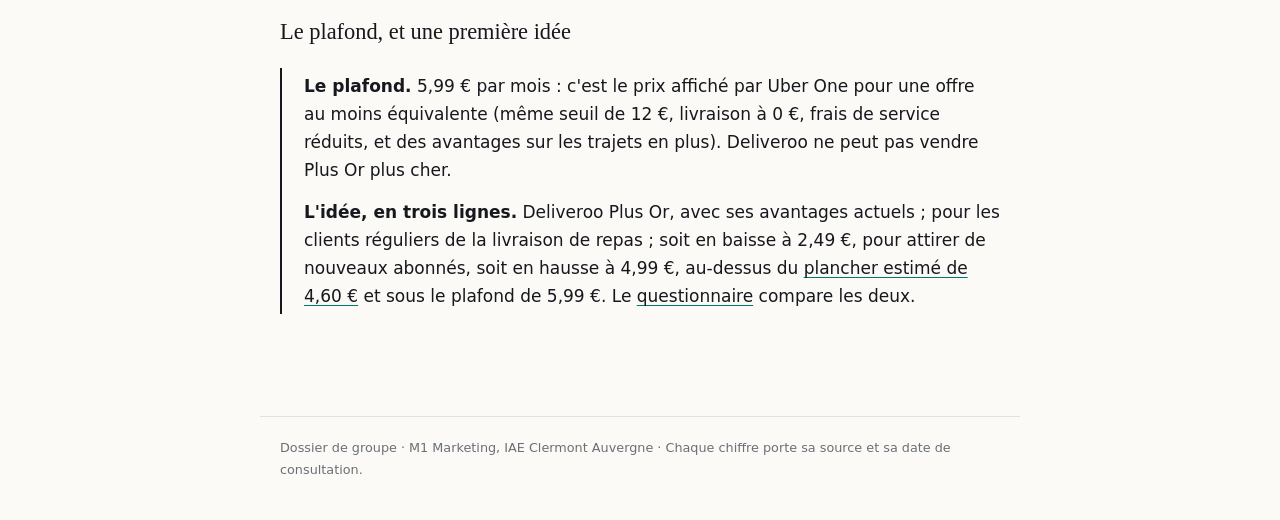
<file: marche.html>
<!doctype html>
<html lang="fr">
<head>
<meta charset="utf-8">
<meta name="viewport" content="width=device-width, initial-scale=1">
<title>Le marché — Dossier Deliveroo</title>
<link rel="stylesheet" href="style.css">
</head>
<body>
<header class="site"><div class="inner">
  <strong>Dossier Deliveroo</strong>
  <nav>
    <a href="index.html">La question</a>
    <a href="entreprise.html">L'entreprise</a>
    <a href="marche.html" aria-current="page">Le marché</a>
    <a href="mesure.html">La mesure</a>
    <a href="proposition.html">La proposition</a>
    <a href="methode.html">Sources et IA</a>
  </nav>
</div></header>
<main>
  <p class="eyebrow">Attendu 2 sur 4 · La concurrence : prix, canaux, marché</p>
  <h1>Le marché</h1>
  <p class="lead">Quel besoin, pour qui, où — et à quoi le client compare le prix de Deliveroo.</p>

  <h2>Le marché en une phrase</h2>
  <div class="card">Manger un repas prêt, chez soi ou au bureau, sans cuisiner ni se déplacer, pour des citadins français qui ont une soirée ou une pause déjeuner et un budget repas limité.</div>

  <h2>Les trois cercles de concurrents</h2>
  <div class="table-wrap"><table>
    <tr><th>Cercle</th><th>Qui</th><th>Pourquoi le client compare</th></tr>
    <tr><td><strong>Directs</strong><br>même service, mêmes clients</td><td>Uber Eats, Just Eat</td><td>Mêmes restaurants, même appli, même soirée.</td></tr>
    <tr><td><strong>Indirects</strong><br>même besoin, autre offre</td><td>Domino's Pizza (livraison en propre), Picard (plat prêt à réchauffer), Too Good To Go (repas à prix réduit à retirer)</td><td>Un repas prêt sans cuisiner, mais sans passer par une plateforme de livraison.</td></tr>
    <tr><td><strong>Ceux qu'on oublie</strong></td><td>La vente à emporter retirée soi-même, le restaurant universitaire, la cuisine maison, le plat préparé de supermarché</td><td>Aucun frais de livraison ni de service : c'est à eux que le client compare le surcoût de Deliveroo.</td></tr>
  </table></div>

  <h2>Les tarifs relevés</h2>
  <h3>Les abonnements, ramenés au mois</h3>
  <div class="table-wrap"><table>
    <tr><th>Offre</th><th class="num">Prix mensuel</th><th class="num">Prix annuel (par mois)</th><th>Seuil de commande</th><th>Ce qui est inclus</th></tr>
    <tr><td>Deliveroo Plus Or</td><td class="num">3,49 € (8 oct.)<br>3,99 € (25 nov.)</td><td class="num">non proposé</td><td>12 €</td><td>Frais de livraison offerts, jusqu'à −50 % sur les frais de service, offres exclusives</td></tr>
    <tr><td>Deliveroo Plus Argent</td><td class="num">non vendu seul</td><td class="num">non proposé</td><td>15 € en restaurant, 25 € en commerce</td><td>Frais de livraison offerts ; accessible via Amazon Prime, Visa Premier ou Deliveroo Étudiants</td></tr>
    <tr><td>Uber One (Uber Eats)</td><td class="num">5,99 €</td><td class="num">59,99 € (5,00 €)</td><td>12 €</td><td>Frais de livraison à 0 €, jusqu'à −50 % sur les frais de service, crédits sur les trajets Uber</td></tr>
    <tr><td>Just Eat</td><td class="num">aucun</td><td class="num">aucun</td><td>sans objet</td><td>Aucun abonnement trouvé en France ; le 25 novembre 2026, just-eat.fr renvoie vers le site belge Takeaway.com, et Just Eat ne livre pas à Clermont-Ferrand</td></tr>
  </table></div>
  <p class="src">Relevés le 8 octobre 2026, puis vérifiés le 25 novembre 2026 : <a href="https://deliveroo.fr/fr/plus">deliveroo.fr/fr/plus</a> (page consultée sans connexion), <a href="https://deliveroo.fr/fr/faq">FAQ Deliveroo, rubrique « Deliveroo Plus »</a>, <a href="https://www.uber.com/fr/fr/uber-one/">uber.com/fr/fr/uber-one</a>, <a href="https://www.just-eat.fr/">just-eat.fr</a>. Aucune formule annuelle n'est affichée pour Deliveroo Plus. Le prix annuel d'Uber One par mois est calculé par le groupe (59,99 € / 12).</p>
  <p><strong>Un changement pendant le projet.</strong> Le 25 novembre 2026, deliveroo.fr affiche Plus Or à 3,99 € par mois, contre 3,49 € le 8 octobre : Deliveroo a commencé à monter son prix, dans le sens de la hausse étudiée ici. Le dossier garde 3,49 € comme prix de départ, celui que les répondants ont vu dans le questionnaire ; 4,99 € reste 1 € sous Uber One.</p>
  <p><strong>Deux remarques pour la question posée.</strong> Les étudiants ont déjà accès gratuitement à Deliveroo Plus Argent : un « tarif étudiant » n'aurait donc pas de sens, et les répondants étudiants jugeront Plus Or en sachant qu'une formule gratuite existe. Uber One couvre aussi les trajets Uber : à 5,99 €, il n'est pas strictement comparable, ce qui en fait un plafond haut.</p>

  <h3>Le prix d'une commande sans abonnement</h3>
  <p>Deliveroo ne publie pas de grille : les frais de livraison dépendent de l'emplacement et de la distance, les frais de service du montant de la commande, et des frais additionnels s'ajoutent sous le minimum de commande. Tous sont affichés dans le panier avant paiement (<a href="https://deliveroo.fr/fr/faq">FAQ Deliveroo, rubrique « Frais sur Deliveroo »</a>, consultée le 8 octobre 2026).</p>
  <p><strong>Le panier relevé.</strong> Le même article chez Burger King à Clermont-Ferrand, sur les deux applications, le 24 novembre 2026 vers 14 h 55, jusqu'à la page de paiement (sans commander). Just Eat ne livre pas à Clermont-Ferrand.</p>
  <div class="table-wrap"><table>
    <tr><th>Même panier, Burger King, Clermont-Ferrand</th><th class="num">Articles</th><th class="num">Livraison</th><th class="num">Service</th><th class="num">Total sans abonnement</th><th class="num">Total affiché</th></tr>
    <tr><td>Deliveroo (sans Plus ; livraison offerte par une promotion de 31 jours)</td><td class="num">13,60 €</td><td class="num">2,99 €</td><td class="num">1,90 €</td><td class="num">18,49 €</td><td class="num">15,50 €</td></tr>
    <tr><td>Uber Eats (compte abonné à Uber One)</td><td class="num">13,60 €</td><td class="num">4,49 €</td><td class="num">2,04 €</td><td class="num">20,13 €</td><td class="num">14,40 €</td></tr>
    <tr><td>Just Eat</td><td colspan="5">ne livre pas à Clermont-Ferrand</td></tr>
  </table></div>
  <p class="src">Relevé du groupe, captures d'écran du 24 novembre 2026 : <a href="images/panier_deliveroo_2026-11-24.jpeg">Deliveroo</a> (14 h 54), <a href="images/panier_uber_eats_2026-11-24.jpeg">Uber Eats</a> (14 h 53). Totaux sans abonnement calculés par le groupe : articles + livraison + service, avant remises. Un seul panier, une seule heure : un ordre de grandeur, pas une moyenne.</p>
  <p><strong>Ce qu'on y lit.</strong></p>
  <ul>
    <li><strong>Sans abonnement, Deliveroo est moins cher</strong> : 18,49 € contre 20,13 € pour le même repas, soit 4,89 € de frais chez Deliveroo contre 6,53 € chez Uber Eats.</li>
    <li><strong>Avec abonnement, Uber Eats devient moins cher</strong> : Uber One supprime la livraison et réduit le service de 2,04 € à 0,80 €, soit 5,73 € d'économie sur cette seule commande ; le repas revient à 14,40 €. L'abonnement à 5,99 € est presque remboursé en une commande.</li>
    <li><strong>Pour l'abonné Deliveroo</strong>, la livraison offerte vaut ici 2,99 € par commande : à 4,99 €, Plus Or est remboursé dès la 2<sup>e</sup> commande du mois (4,99 ÷ 2,99 = 1,7). À 3,49 €, il l'est presque dès la 1<sup>re</sup> : le prix actuel laisse beaucoup de valeur au client.</li>
    <li><strong>Les frais de livraison relevés (2,99 €) sont plus élevés que l'hypothèse du plancher (2,50 €)</strong> : avec 2,99 €, le coût d'un abonné passerait de 4,63 € à environ 7,03 € par mois (<a href="index.html#plancher">même calcul</a>). Cela renforce la conclusion : même à 4,99 €, Plus Or resterait sous son coût.</li>
  </ul>

  <h2>La santé financière des acteurs</h2>
  <div class="table-wrap"><table>
    <tr><th>Société (SIREN)</th><th>Cercle</th><th>Exercice clos le</th><th class="num">CA (M€)</th><th class="num">EBE (M€)</th><th class="num">Résultat net (M€)</th><th class="num">RN / CA</th></tr>
    <tr><td>Deliveroo France SAS (810 365 817)</td><td>—</td><td>31/12/2025</td><td class="num">331,2</td><td class="num">44,0</td><td class="num">2,1</td><td class="num">0,6 %</td></tr>
    <tr><td>Uber Eats France SAS (841 983 828)</td><td>Direct</td><td>31/12/2024</td><td class="num">1 422,1</td><td class="num neg">−3,5</td><td class="num">10,7</td><td class="num">0,8 %</td></tr>
    <tr><td>Eat On Line, enseigne Just Eat (417 630 514)</td><td>Direct</td><td>31/12/2024</td><td class="num">18,7</td><td class="num neg">−0,04</td><td class="num neg">−6,7</td><td class="num neg">−35,9 %</td></tr>
    <tr><td>Domino's Pizza France (421 415 803)</td><td>Indirect</td><td>30/06/2025</td><td class="num">84,7</td><td class="num neg">−3,4</td><td class="num neg">−2,2</td><td class="num neg">−2,5 %</td></tr>
    <tr><td>Picard Surgelés (784 939 688)</td><td>Indirect</td><td>31/03/2025</td><td class="num">1 819,5</td><td class="num">264,7</td><td class="num">142,4</td><td class="num">7,8 %</td></tr>
    <tr><td>Too Good To Go France (820 731 115)</td><td>Indirect</td><td>31/12/2025</td><td class="num">48,5</td><td class="num">1,7</td><td class="num">0,6</td><td class="num">1,3 %</td></tr>
  </table></div>
  <p class="src">Source : jeu de données « Ratios financiers (BCE / INPI) », <a href="https://data.economie.gouv.fr/explore/dataset/ratios_inpi_bce/table/">data.economie.gouv.fr</a>, recherche par SIREN, consulté le 8 octobre 2026. Dernier exercice disponible pour chaque société ; RN / CA calculé par le groupe.</p>

  <h3>Ce qu'on y lit</h3>
  <ul>
    <li><strong>Uber Eats France pèse plus de quatre fois Deliveroo France</strong> en chiffre d'affaires (<a href="https://data.economie.gouv.fr/explore/dataset/ratios_inpi_bce/table/?q=841983828">1 422,1 M€ en 2024</a> contre <a href="https://data.economie.gouv.fr/explore/dataset/ratios_inpi_bce/table/?q=810365817">330,1 M€ pour Deliveroo</a> la même année), avec une marge nette aussi mince : 0,8 %.</li>
    <li><strong>Just Eat recule fortement</strong> : le chiffre d'affaires d'Eat On Line est passé de <a href="https://data.economie.gouv.fr/explore/dataset/ratios_inpi_bce/table/?q=417630514">57,7 M€ en 2021 à 18,7 M€ en 2024</a>, avec une perte nette de 6,7 M€ en 2024.</li>
    <li><strong>Aucune des trois plateformes ne gagne plus d'un centime par euro vendu.</strong> Une guerre des prix sur l'abonnement n'est dans l'intérêt d'aucune.</li>
    <li><strong>Les indirects rentables sont ceux qui ne livrent pas</strong> : Picard dégage <a href="https://data.economie.gouv.fr/explore/dataset/ratios_inpi_bce/table/?q=784939688">7,8 % de résultat net</a>.</li>
  </ul>
  <p><strong>Une limite de comparaison.</strong> Ces chiffres d'affaires ne se comparent pas tels quels : selon les sociétés, ils peuvent recouvrir les seules commissions ou une partie du montant des commandes, et une société française ne porte pas forcément toute l'activité de son groupe en France. Les écarts d'ordre de grandeur (Uber Eats plus de quatre fois Deliveroo) restent parlants ; les écarts fins, non.</p>

  <h2>Investissements et stratégie</h2>
  <div class="table-wrap"><table>
    <tr><th>Acteur</th><th>Fait daté</th><th>Ce que ça change pour le prix de Plus Or</th></tr>
    <tr><td>Deliveroo</td><td>Rachat par l'américain DoorDash, finalisé le <a href="https://www.businesswire.com/news/home/20251002060133/en">2 octobre 2025</a>, pour 2,9 Md£ (180 pence par action) ; le cofondateur de Wolt, Miki Kuusi, devient directeur général de Deliveroo.</td><td>Un actionnaire qui cherche la rentabilité : un abonnement vendu sous son coût est un point à corriger.</td></tr>
    <tr><td>Deliveroo</td><td>En janvier 2026, l'application DoorDash n'est pas lancée en France et son abonnement DashPass n'y est pas proposé : <a href="https://www.bonial.fr/magazine/doordash-france-tout-savoir/">Deliveroo Plus reste l'offre</a>.</td><td>Le prix de Plus Or reste le levier disponible.</td></tr>
    <tr><td>Deliveroo</td><td>Plus Argent est <a href="https://a.storyblok.com/f/62776/x/fd8495134f/deliveroo-plus-argent-inclus-avec-visa-premier-1er-avril-au-31-decembre-2026-1.pdf">inclus avec la carte Visa Premier du 1<sup>er</sup> avril au 31 décembre 2026</a>, et a été <a href="https://corporate.deliveroo.co.uk/media/deliveroo-plus-partners-amazon-prime-france">offert un an aux membres Amazon Prime en France</a>.</td><td>L'entrée de gamme sert à recruter par des partenaires ; Plus Or, payant, peut porter la rentabilité.</td></tr>
    <tr><td>Uber Eats</td><td><a href="https://www.uber.com/fr/fr/uber-one/">Uber One à 5,99 € par mois ou 59,99 € par an</a>, et une <a href="https://www.uber.com/fr/fr/uber-one/student/">offre étudiante à 3,99 € par mois</a> après 4 semaines d'essai.</td><td>Le plafond de 5,99 € tient ; chez les étudiants, Uber One reste plus cher que Plus Argent, offert.</td></tr>
    <tr><td>Uber Eats</td><td><a href="https://www.uber.com/fr/newsroom/une-enveloppe-de-2-millions-deuros-pour-renforcer-les-conditions-dactivite-des-livreurs">Enveloppe de 2 M€ pour les conditions d'activité des livreurs</a> ; revenu minimal horaire des livreurs <a href="https://www.moneyvox.fr/votre-argent/actualites/109653/uber-eats-deliveroo-suart-les-livreurs-de-repas-obtiennent-une-hausse-significative-de-leur-remuneration">porté de 11,75 € à 19 €</a> (10 juillet 2026).</td><td>Le coût de la livraison monte pour toutes les plateformes : la livraison « offerte » aux abonnés coûte plus cher.</td></tr>
    <tr><td>Just Eat</td><td>Rachat du groupe Just Eat Takeaway.com par le néerlandais Prosus, offre déclarée inconditionnelle en <a href="https://www.businessday.co.za/bd/companies/telecoms-and-technology/2025-10-17-prosus-now-owns-98-of-just-eat-takeawaycom/">octobre 2025</a> (98 % du capital), pour environ 4,1 Md€, après <a href="https://newsroom.justeattakeaway.com/en-WW/252953-prosus-and-jet-have-obtained-all-regulatory-clearances-to-close-the-offer-for-just-eat-takeaw/">l'accord de la Commission européenne</a>.</td><td>En France, Just Eat recule (voir ci-dessous) : la concurrence directe de Plus Or est surtout Uber One.</td></tr>
  </table></div>
  <p class="src">Pages consultées le 24 novembre 2026. Article Bonial : site de consommation, à recouper avec une source de presse (Europresse) avant la soutenance.</p>

  <h3>L'intérêt des Français pour les trois marques, Google Trends</h3>
  <figure>
    <svg viewBox="0 0 640 260" role="img" aria-label="Moyenne annuelle de l'intérêt de recherche en France : Deliveroo 72, 53, 48, 41, 39 de 2022 à 2026 ; Uber Eats 68, 64, 57, 53, 46 ; Just Eat 18, 11, 8, 3, 2">
      <line x1="60" y1="220" x2="600" y2="220" class="axis"/>
      <line x1="60" y1="120" x2="600" y2="120" class="axis" stroke-dasharray="2 4"/>
      <line x1="60" y1="20" x2="600" y2="20" class="axis" stroke-dasharray="2 4"/>
      <text x="50" y="224" text-anchor="end" class="sub">0</text>
      <text x="50" y="124" text-anchor="end" class="sub">50</text>
      <text x="50" y="24" text-anchor="end" class="sub">100</text>
      <text x="90" y="242" text-anchor="middle" class="sub">2022</text>
      <text x="215" y="242" text-anchor="middle" class="sub">2023</text>
      <text x="340" y="242" text-anchor="middle" class="sub">2024</text>
      <text x="465" y="242" text-anchor="middle" class="sub">2025</text>
      <text x="580" y="242" text-anchor="middle" class="sub">2026</text>
      <polyline points="90,76 215,114 340,124 465,138 580,142" fill="none" stroke="#00796f" stroke-width="2.5"/>
      <polyline points="90,84 215,92 340,106 465,114 580,128" fill="none" stroke="#16181d" stroke-width="2.5"/>
      <polyline points="90,184 215,198 340,204 465,214 580,216" fill="none" stroke="#6b6f76" stroke-width="2" stroke-dasharray="5 3"/>
      <text x="90" y="68" text-anchor="middle" class="sub" style="fill:#00796f;font-weight:600">Deliveroo 72</text>
      <text x="580" y="158" text-anchor="middle" class="sub" style="fill:#00796f;font-weight:600">39</text>
      <text x="90" y="102" text-anchor="middle" class="sub" style="font-weight:600">Uber Eats 68</text>
      <text x="580" y="120" text-anchor="middle" class="sub" style="font-weight:600">46</text>
      <text x="90" y="176" text-anchor="middle" class="sub">Just Eat 18</text>
      <text x="580" y="208" text-anchor="middle" class="sub">2</text>
    </svg>
    <figcaption>Moyenne annuelle de l'intérêt de recherche hebdomadaire en France (100 = semaine de plus forte recherche sur la période, Deliveroo fin novembre 2021). Calcul du groupe à partir de <a href="https://trends.google.com/trends/explore?date=today%205-y&amp;geo=FR&amp;q=Deliveroo,Uber%20Eats,Just%20Eat&amp;hl=fr">Google Trends, France, 5 ans</a>, consulté le 24 novembre 2026 ; 2026 jusqu'au 28 novembre.</figcaption>
  </figure>
  <p><strong>Ce qu'on y lit.</strong> Deliveroo était la marque la plus recherchée en 2022 ; depuis 2023, Uber Eats la dépasse, et l'intérêt pour Deliveroo a presque été divisé par deux (de 72 à 39). Just Eat a quasiment disparu des recherches. Ce recul plaide pour la prudence : une hausse ne doit pas faire fuir les clients restants. C'est pourquoi <a href="proposition.html">la proposition</a> s'accompagne d'un suivi des résiliations et d'une règle d'arrêt. Le test A/B, lui, ne montre aucun départ vers l'autre application quand le prix monte.</p>

  <h2>Le plafond, et une première idée</h2>
  <div class="card">
    <p><strong>Le plafond.</strong> 5,99 € par mois : c'est le prix affiché par Uber One pour une offre au moins équivalente (même seuil de 12 €, livraison à 0 €, frais de service réduits, et des avantages sur les trajets en plus). Deliveroo ne peut pas vendre Plus Or plus cher.</p>
    <p><strong>L'idée, en trois lignes.</strong> Deliveroo Plus Or, avec ses avantages actuels ; pour les clients réguliers de la livraison de repas ; soit en baisse à 2,49 €, pour attirer de nouveaux abonnés, soit en hausse à 4,99 €, au-dessus du <a href="index.html#plancher">plancher estimé de 4,60 €</a> et sous le plafond de 5,99 €. Le <a href="mesure.html">questionnaire</a> compare les deux.</p>
  </div>
</main>
<footer>Dossier de groupe · M1 Marketing, IAE Clermont Auvergne · Chaque chiffre porte sa source et sa date de consultation.</footer>
</body>
</html>
</file>
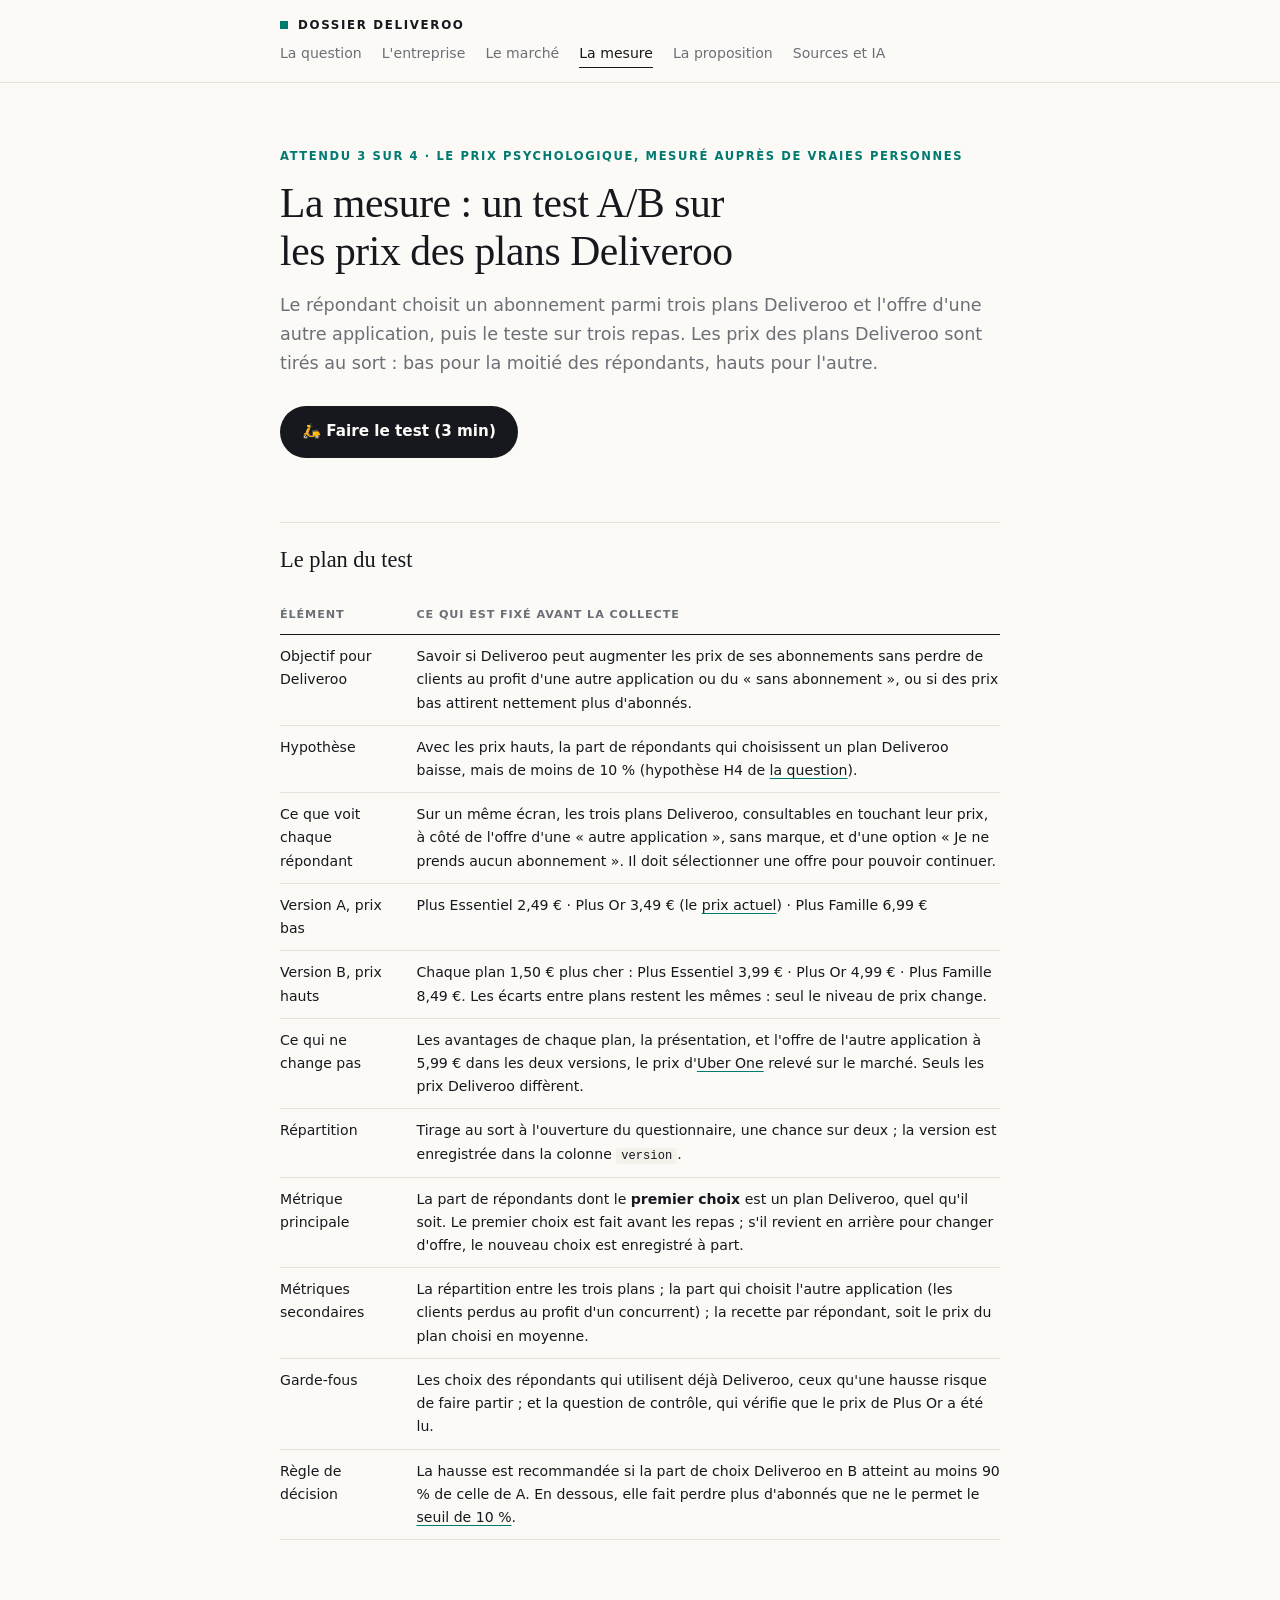
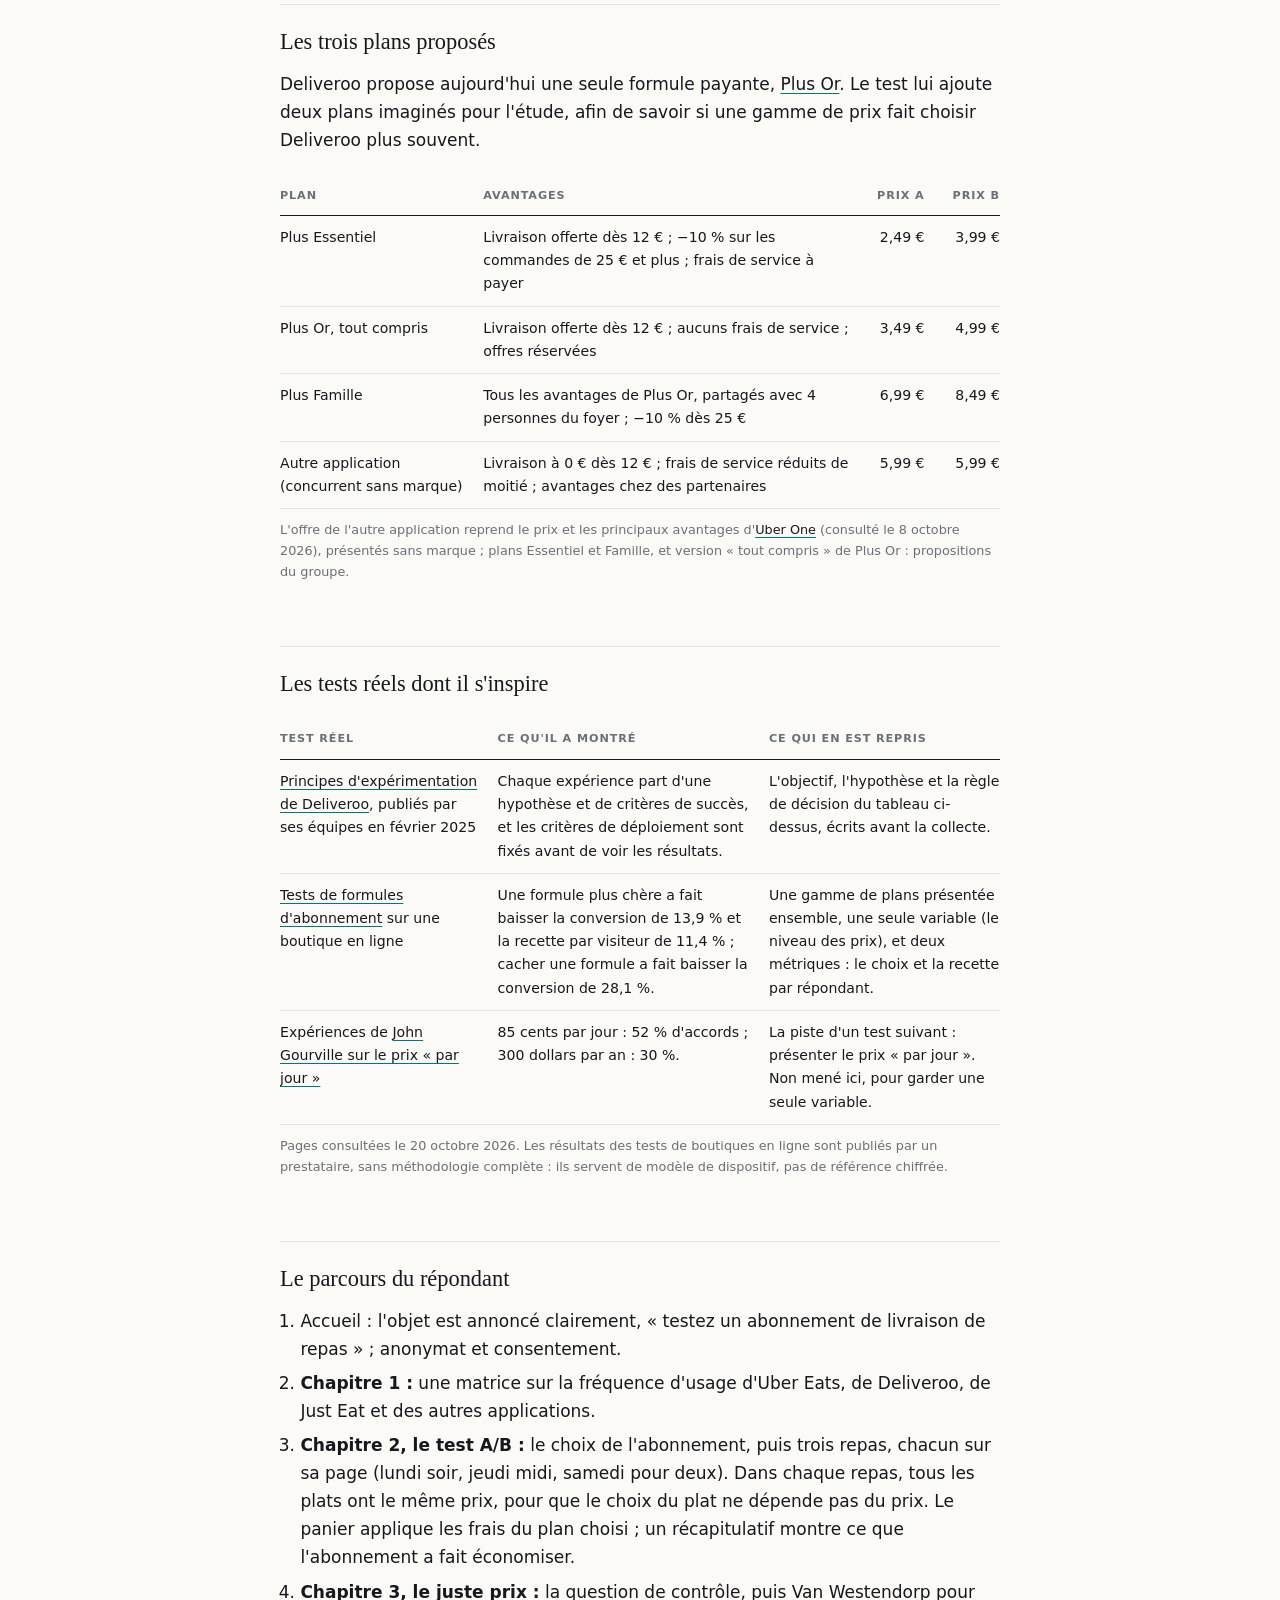
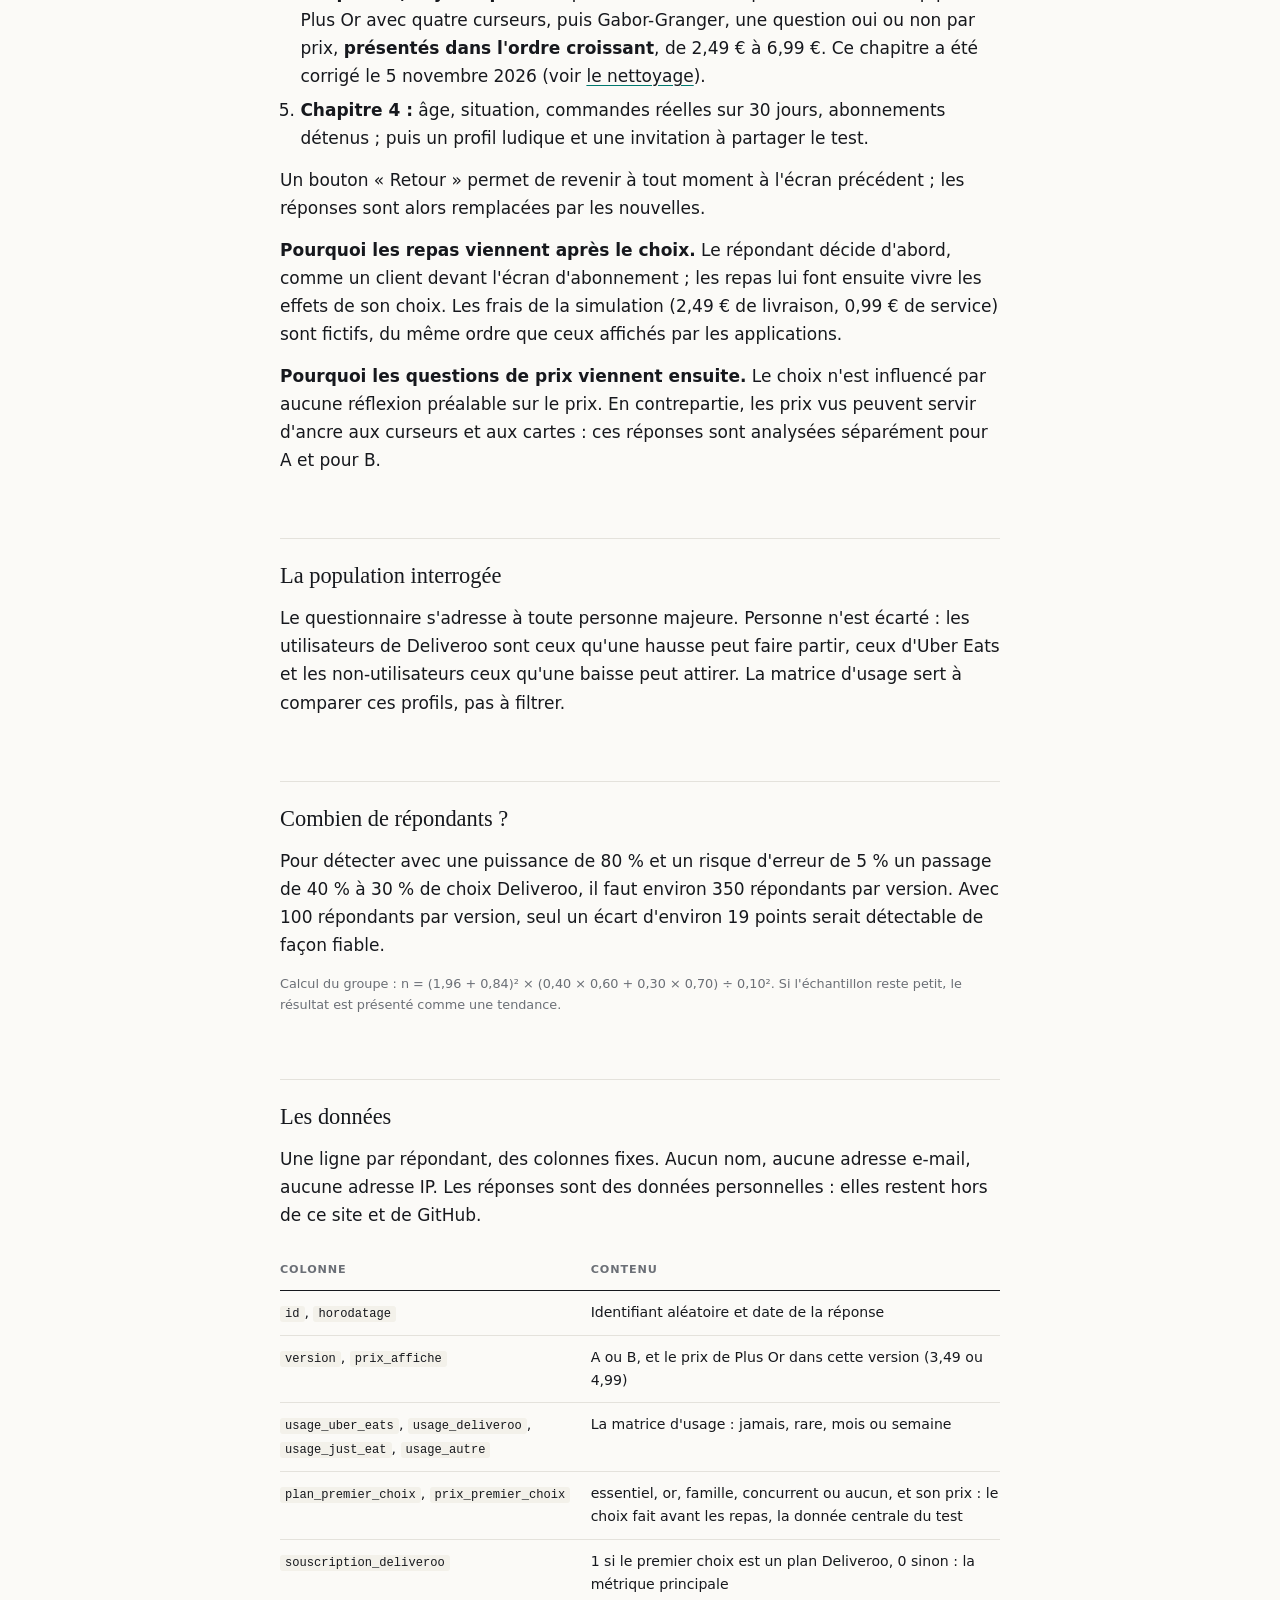
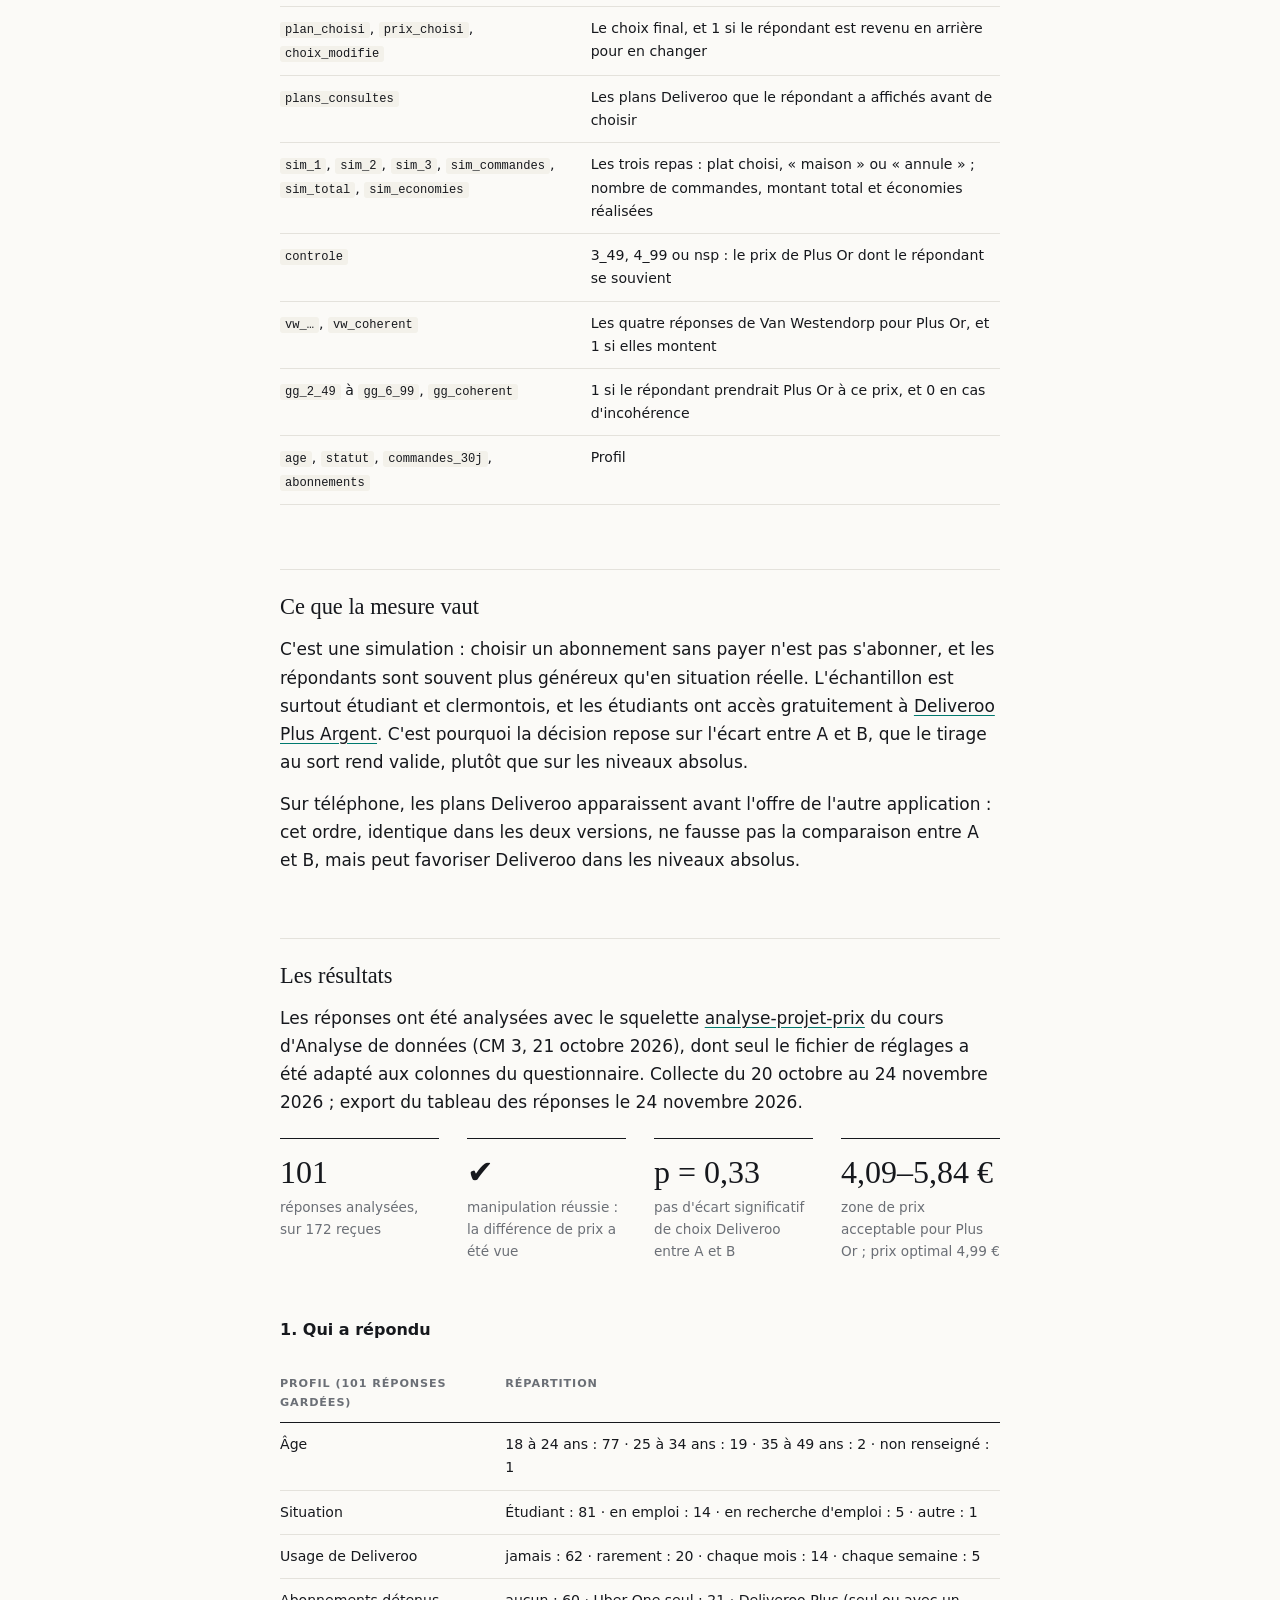
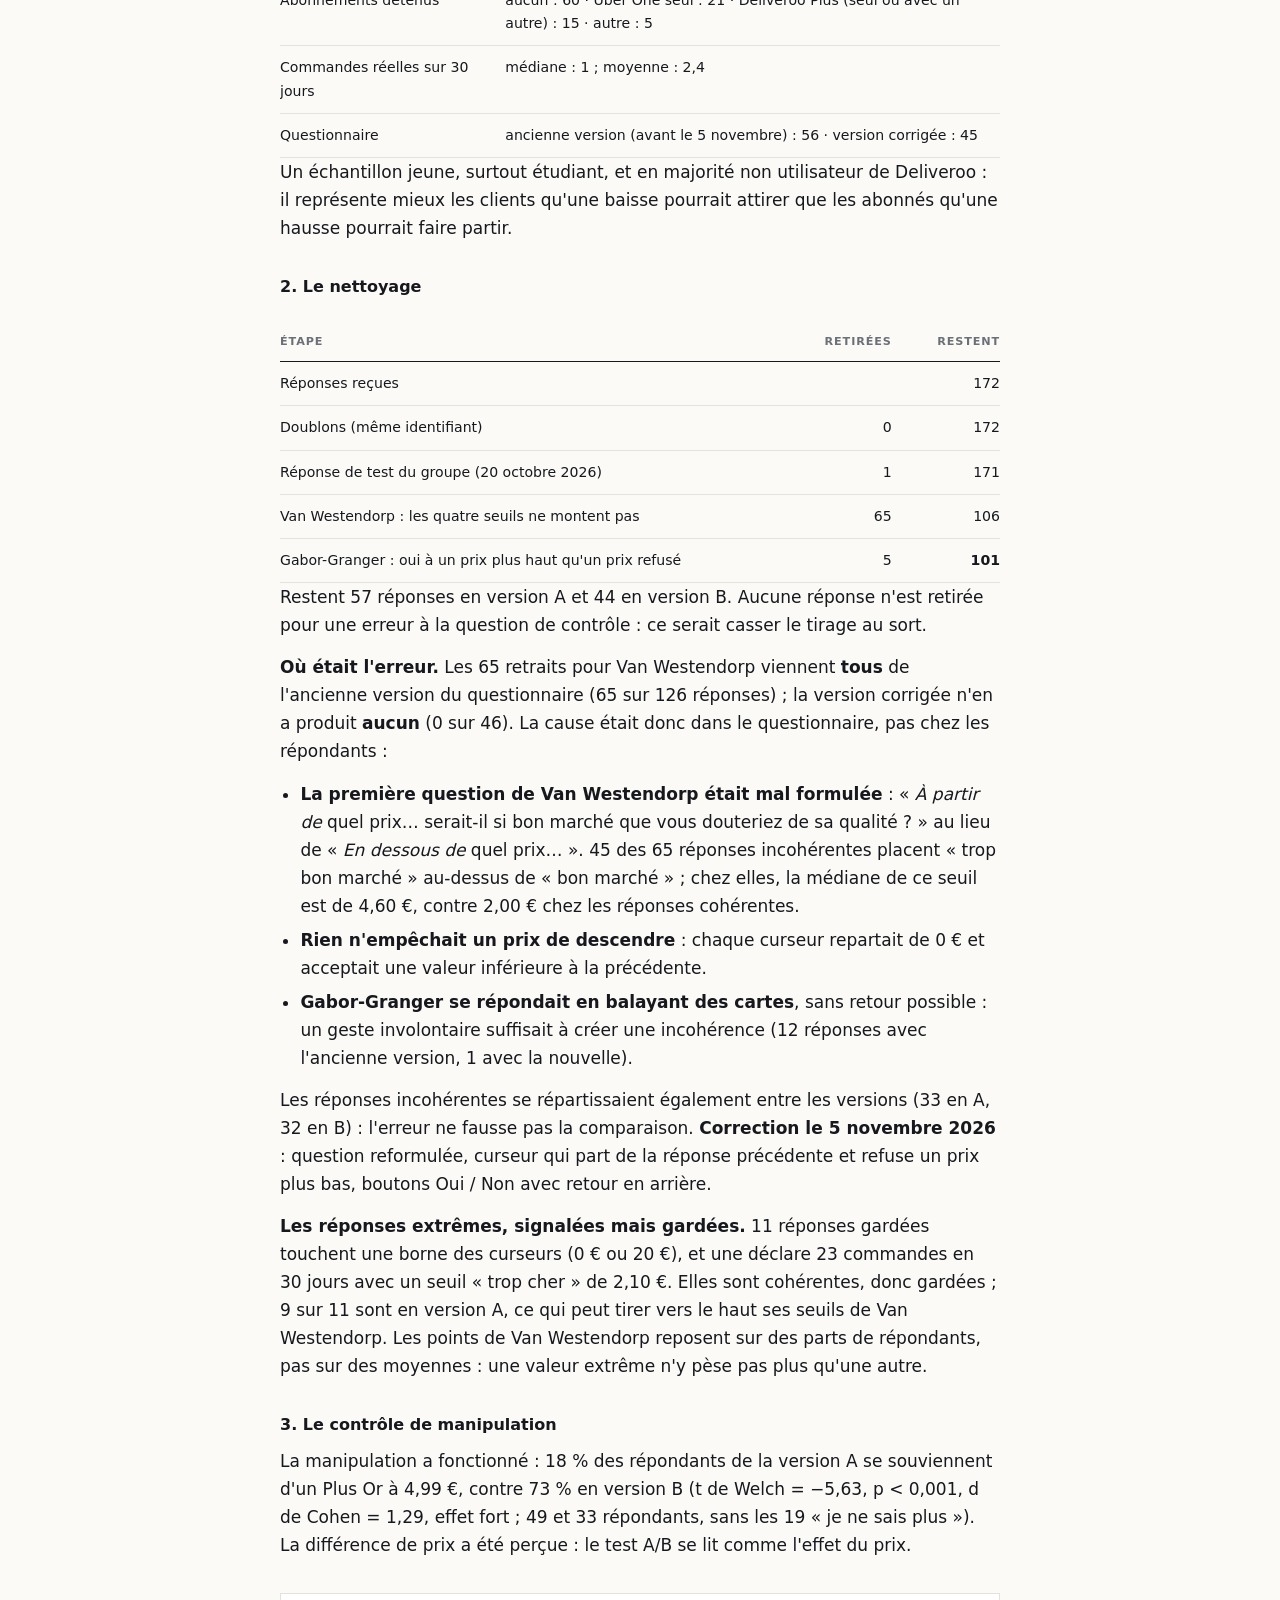
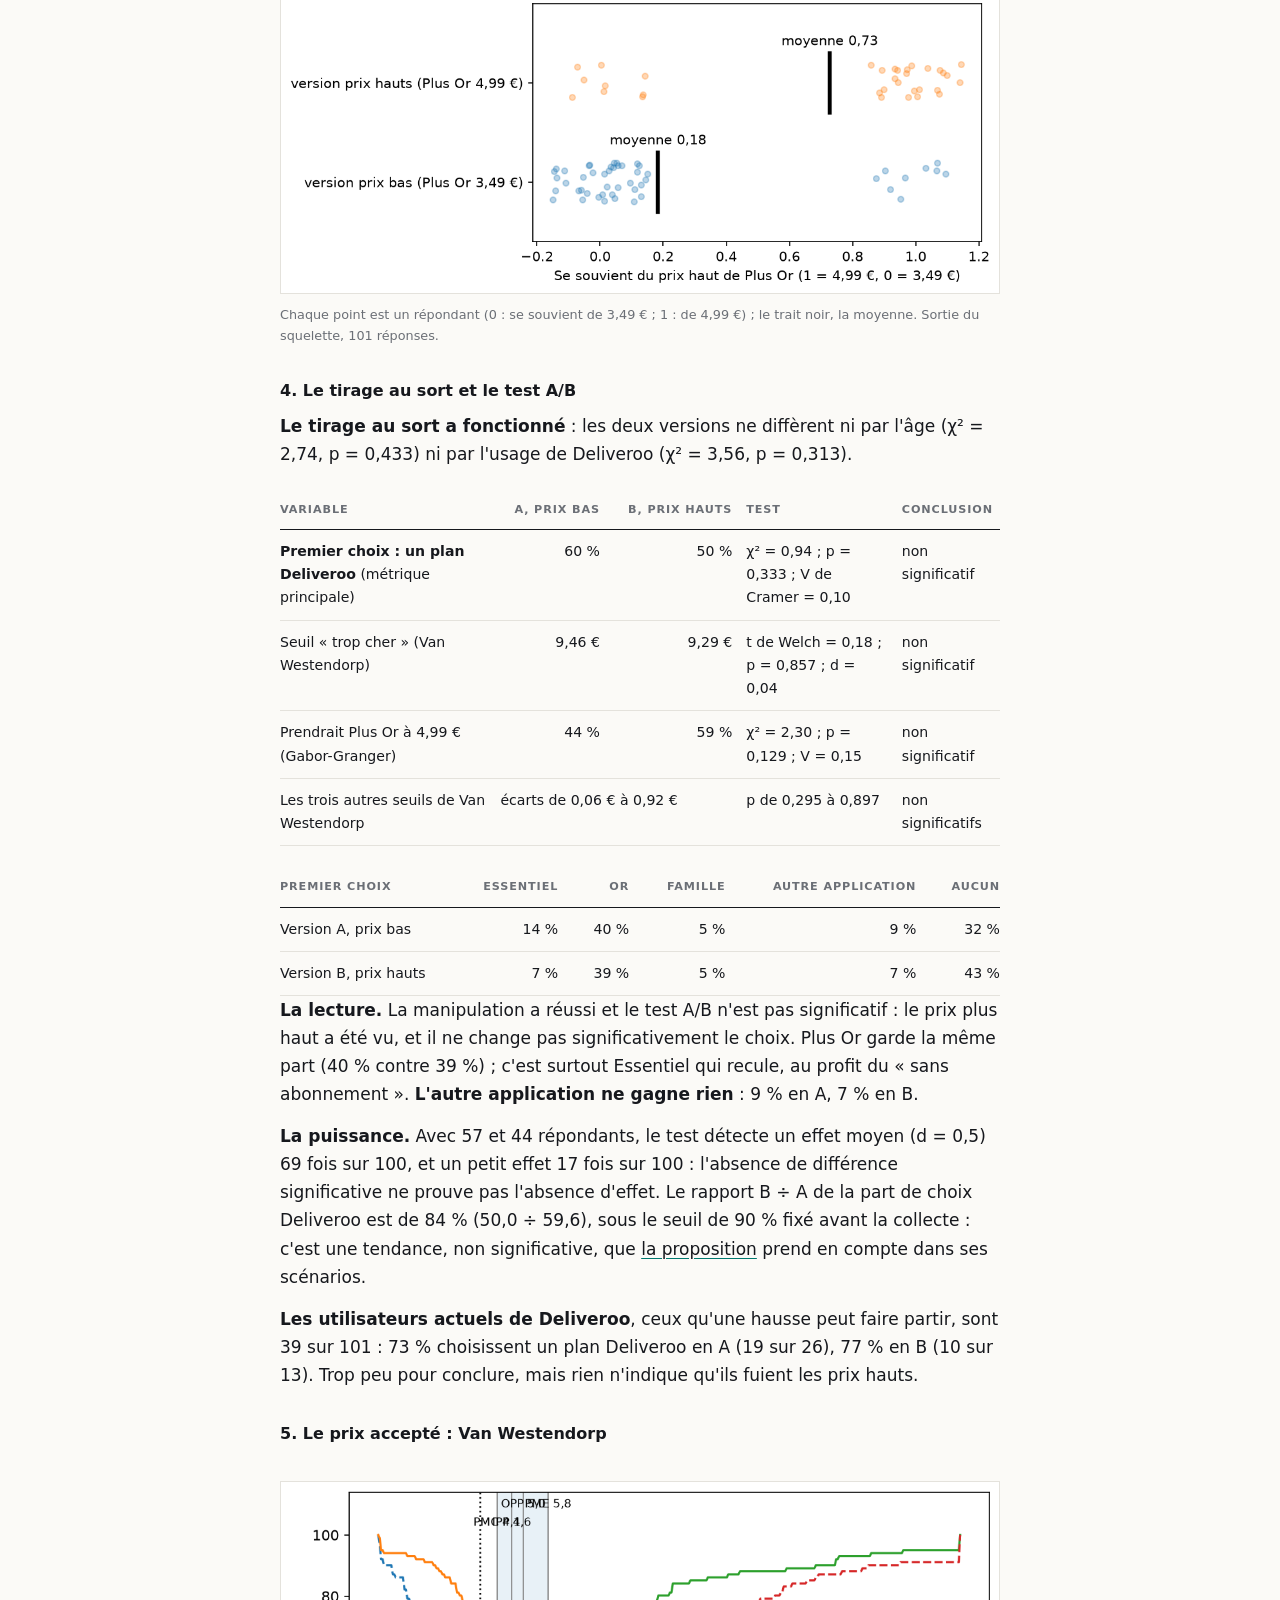
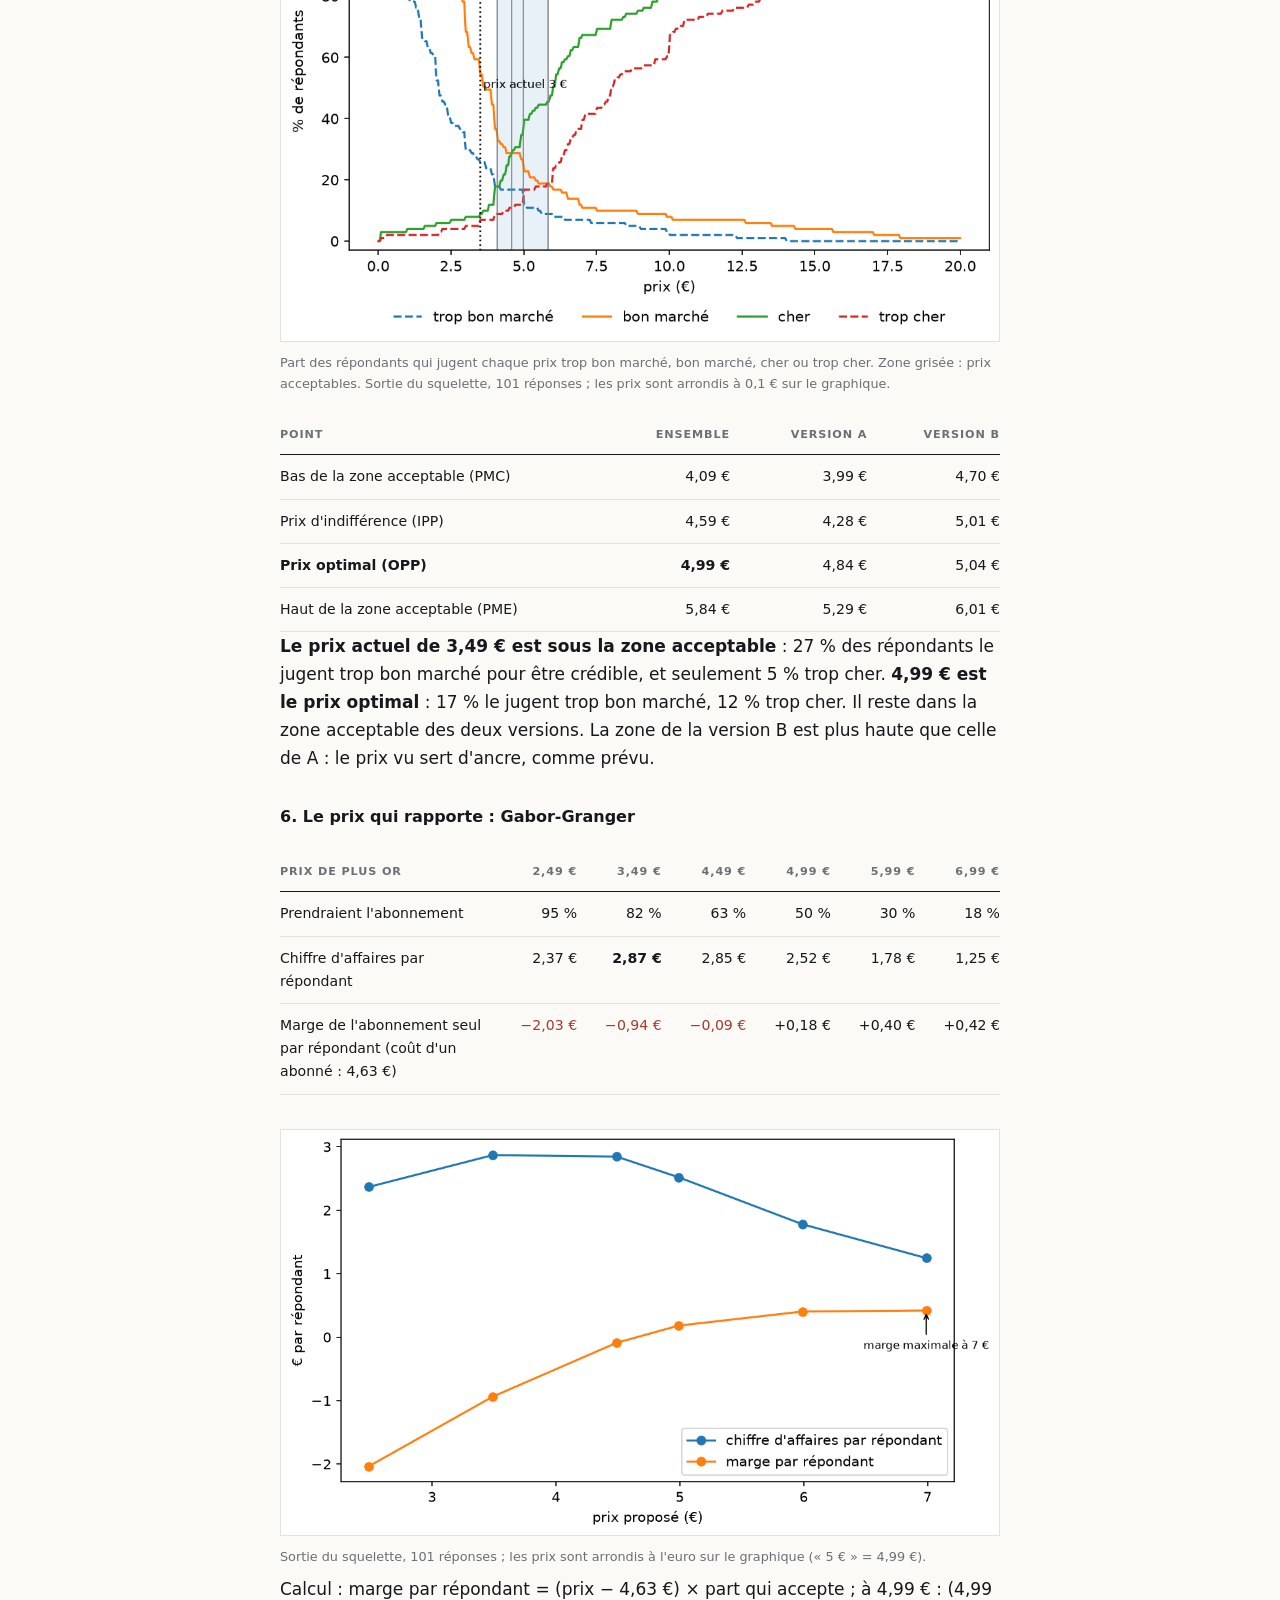
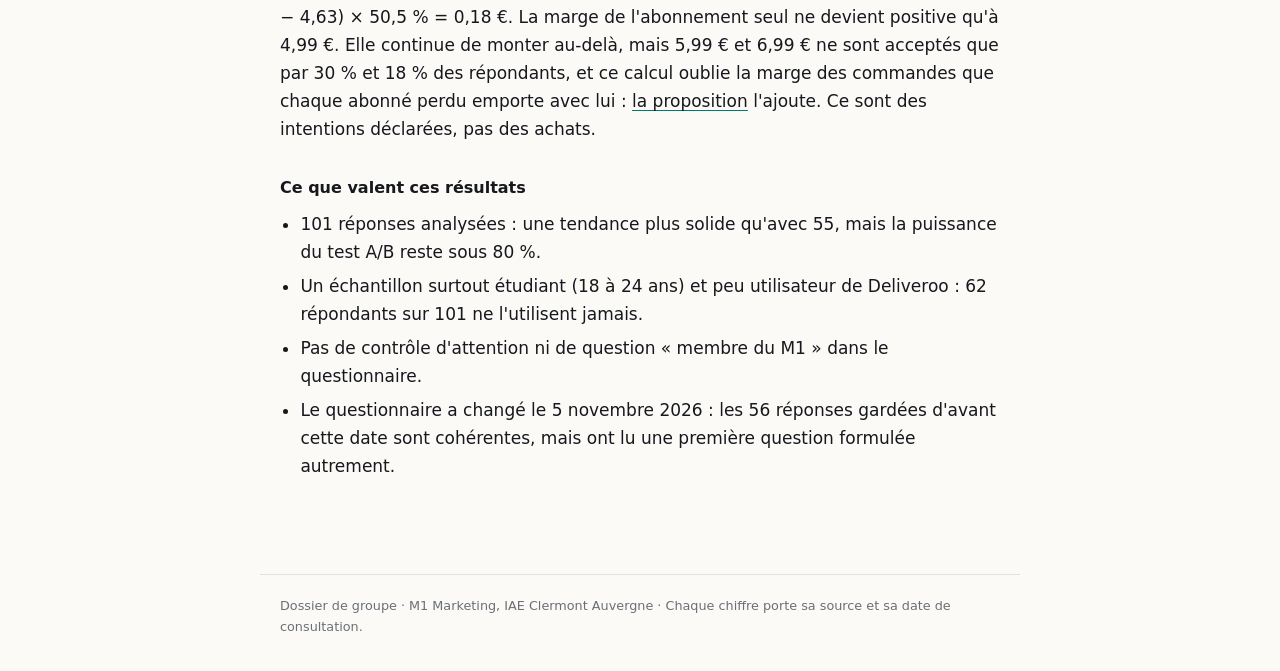
<file: mesure.html>
<!doctype html>
<html lang="fr">
<head>
<meta charset="utf-8">
<meta name="viewport" content="width=device-width, initial-scale=1">
<title>La mesure — Dossier Deliveroo</title>
<link rel="stylesheet" href="style.css">
</head>
<body>
<header class="site"><div class="inner">
  <strong>Dossier Deliveroo</strong>
  <nav>
    <a href="index.html">La question</a>
    <a href="entreprise.html">L'entreprise</a>
    <a href="marche.html">Le marché</a>
    <a href="mesure.html" aria-current="page">La mesure</a>
    <a href="proposition.html">La proposition</a>
    <a href="methode.html">Sources et IA</a>
  </nav>
</div></header>
<main>
  <p class="eyebrow">Attendu 3 sur 4 · Le prix psychologique, mesuré auprès de vraies personnes</p>
  <h1>La mesure : un test A/B sur les prix des plans Deliveroo</h1>
  <p class="lead">Le répondant choisit un abonnement parmi trois plans Deliveroo et l'offre d'une autre application, puis le teste sur trois repas. Les prix des plans Deliveroo sont tirés au sort : bas pour la moitié des répondants, hauts pour l'autre.</p>
  <div class="cta-row"><a class="cta" href="questionnaire.html">🛵 Faire le test (3 min)</a></div>

  <h2>Le plan du test</h2>
  <div class="table-wrap"><table>
    <tr><th>Élément</th><th>Ce qui est fixé avant la collecte</th></tr>
    <tr><td>Objectif pour Deliveroo</td><td>Savoir si Deliveroo peut augmenter les prix de ses abonnements sans perdre de clients au profit d'une autre application ou du « sans abonnement », ou si des prix bas attirent nettement plus d'abonnés.</td></tr>
    <tr><td>Hypothèse</td><td>Avec les prix hauts, la part de répondants qui choisissent un plan Deliveroo baisse, mais de moins de 10 % (hypothèse H4 de <a href="index.html">la question</a>).</td></tr>
    <tr><td>Ce que voit chaque répondant</td><td>Sur un même écran, les trois plans Deliveroo, consultables en touchant leur prix, à côté de l'offre d'une « autre application », sans marque, et d'une option « Je ne prends aucun abonnement ». Il doit sélectionner une offre pour pouvoir continuer.</td></tr>
    <tr><td>Version A, prix bas</td><td>Plus Essentiel 2,49 € · Plus Or 3,49 € (le <a href="https://deliveroo.fr/fr/plus">prix actuel</a>) · Plus Famille 6,99 €</td></tr>
    <tr><td>Version B, prix hauts</td><td>Chaque plan 1,50 € plus cher : Plus Essentiel 3,99 € · Plus Or 4,99 € · Plus Famille 8,49 €. Les écarts entre plans restent les mêmes : seul le niveau de prix change.</td></tr>
    <tr><td>Ce qui ne change pas</td><td>Les avantages de chaque plan, la présentation, et l'offre de l'autre application à 5,99 € dans les deux versions, le prix d'<a href="https://www.uber.com/fr/fr/uber-one/">Uber One</a> relevé sur le marché. Seuls les prix Deliveroo diffèrent.</td></tr>
    <tr><td>Répartition</td><td>Tirage au sort à l'ouverture du questionnaire, une chance sur deux ; la version est enregistrée dans la colonne <code>version</code>.</td></tr>
    <tr><td>Métrique principale</td><td>La part de répondants dont le <strong>premier choix</strong> est un plan Deliveroo, quel qu'il soit. Le premier choix est fait avant les repas ; s'il revient en arrière pour changer d'offre, le nouveau choix est enregistré à part.</td></tr>
    <tr><td>Métriques secondaires</td><td>La répartition entre les trois plans ; la part qui choisit l'autre application (les clients perdus au profit d'un concurrent) ; la recette par répondant, soit le prix du plan choisi en moyenne.</td></tr>
    <tr><td>Garde-fous</td><td>Les choix des répondants qui utilisent déjà Deliveroo, ceux qu'une hausse risque de faire partir ; et la question de contrôle, qui vérifie que le prix de Plus Or a été lu.</td></tr>
    <tr><td>Règle de décision</td><td>La hausse est recommandée si la part de choix Deliveroo en B atteint au moins 90 % de celle de A. En dessous, elle fait perdre plus d'abonnés que ne le permet le <a href="index.html#arbitrage">seuil de 10 %</a>.</td></tr>
  </table></div>

  <h2>Les trois plans proposés</h2>
  <p>Deliveroo propose aujourd'hui une seule formule payante, <a href="https://deliveroo.fr/fr/plus">Plus Or</a>. Le test lui ajoute deux plans imaginés pour l'étude, afin de savoir si une gamme de prix fait choisir Deliveroo plus souvent.</p>
  <div class="table-wrap"><table>
    <tr><th>Plan</th><th>Avantages</th><th class="num">Prix A</th><th class="num">Prix B</th></tr>
    <tr><td>Plus Essentiel</td><td>Livraison offerte dès 12 € ; −10 % sur les commandes de 25 € et plus ; frais de service à payer</td><td class="num">2,49 €</td><td class="num">3,99 €</td></tr>
    <tr><td>Plus Or, tout compris</td><td>Livraison offerte dès 12 € ; aucuns frais de service ; offres réservées</td><td class="num">3,49 €</td><td class="num">4,99 €</td></tr>
    <tr><td>Plus Famille</td><td>Tous les avantages de Plus Or, partagés avec 4 personnes du foyer ; −10 % dès 25 €</td><td class="num">6,99 €</td><td class="num">8,49 €</td></tr>
    <tr><td>Autre application (concurrent sans marque)</td><td>Livraison à 0 € dès 12 € ; frais de service réduits de moitié ; avantages chez des partenaires</td><td class="num">5,99 €</td><td class="num">5,99 €</td></tr>
  </table></div>
  <p class="src">L'offre de l'autre application reprend le prix et les principaux avantages d'<a href="https://www.uber.com/fr/fr/uber-one/">Uber One</a> (consulté le 8 octobre 2026), présentés sans marque ; plans Essentiel et Famille, et version « tout compris » de Plus Or : propositions du groupe.</p>

  <h2>Les tests réels dont il s'inspire</h2>
  <div class="table-wrap"><table>
    <tr><th>Test réel</th><th>Ce qu'il a montré</th><th>Ce qui en est repris</th></tr>
    <tr><td><a href="https://deliveroo.engineering/2025/02/06/experimentation-principles.html">Principes d'expérimentation de Deliveroo</a>, publiés par ses équipes en février 2025</td><td>Chaque expérience part d'une hypothèse et de critères de succès, et les critères de déploiement sont fixés avant de voir les résultats.</td><td>L'objectif, l'hypothèse et la règle de décision du tableau ci-dessus, écrits avant la collecte.</td></tr>
    <tr><td><a href="https://convertibles.dev/blogs/optimization/increase-subscription-rate-shopify">Tests de formules d'abonnement</a> sur une boutique en ligne</td><td>Une formule plus chère a fait baisser la conversion de 13,9 % et la recette par visiteur de 11,4 % ; cacher une formule a fait baisser la conversion de 28,1 %.</td><td>Une gamme de plans présentée ensemble, une seule variable (le niveau des prix), et deux métriques : le choix et la recette par répondant.</td></tr>
    <tr><td>Expériences de <a href="https://www.psychologytoday.com/us/blog/the-science-behind-behavior/201904/the-powerful-influence-pennies-day-price-offers">John Gourville sur le prix « par jour »</a></td><td>85 cents par jour : 52 % d'accords ; 300 dollars par an : 30 %.</td><td>La piste d'un test suivant : présenter le prix « par jour ». Non mené ici, pour garder une seule variable.</td></tr>
  </table></div>
  <p class="src">Pages consultées le 20 octobre 2026. Les résultats des tests de boutiques en ligne sont publiés par un prestataire, sans méthodologie complète : ils servent de modèle de dispositif, pas de référence chiffrée.</p>

  <h2>Le parcours du répondant</h2>
  <ol>
    <li>Accueil : l'objet est annoncé clairement, « testez un abonnement de livraison de repas » ; anonymat et consentement.</li>
    <li><strong>Chapitre 1 :</strong> une matrice sur la fréquence d'usage d'Uber Eats, de Deliveroo, de Just Eat et des autres applications.</li>
    <li><strong>Chapitre 2, le test A/B :</strong> le choix de l'abonnement, puis trois repas, chacun sur sa page (lundi soir, jeudi midi, samedi pour deux). Dans chaque repas, tous les plats ont le même prix, pour que le choix du plat ne dépende pas du prix. Le panier applique les frais du plan choisi ; un récapitulatif montre ce que l'abonnement a fait économiser.</li>
    <li><strong>Chapitre 3, le juste prix :</strong> la question de contrôle, puis Van Westendorp pour Plus Or avec quatre curseurs, puis Gabor-Granger, une question oui ou non par prix, <strong>présentés dans l'ordre croissant</strong>, de 2,49 € à 6,99 €. Ce chapitre a été corrigé le 5 novembre 2026 (voir <a href="#nettoyage">le nettoyage</a>).</li>
    <li><strong>Chapitre 4 :</strong> âge, situation, commandes réelles sur 30 jours, abonnements détenus ; puis un profil ludique et une invitation à partager le test.</li>
  </ol>
  <p>Un bouton « Retour » permet de revenir à tout moment à l'écran précédent ; les réponses sont alors remplacées par les nouvelles.</p>
  <p><strong>Pourquoi les repas viennent après le choix.</strong> Le répondant décide d'abord, comme un client devant l'écran d'abonnement ; les repas lui font ensuite vivre les effets de son choix. Les frais de la simulation (2,49 € de livraison, 0,99 € de service) sont fictifs, du même ordre que ceux affichés par les applications.</p>
  <p><strong>Pourquoi les questions de prix viennent ensuite.</strong> Le choix n'est influencé par aucune réflexion préalable sur le prix. En contrepartie, les prix vus peuvent servir d'ancre aux curseurs et aux cartes : ces réponses sont analysées séparément pour A et pour B.</p>

  <h2>La population interrogée</h2>
  <p>Le questionnaire s'adresse à toute personne majeure. Personne n'est écarté : les utilisateurs de Deliveroo sont ceux qu'une hausse peut faire partir, ceux d'Uber Eats et les non-utilisateurs ceux qu'une baisse peut attirer. La matrice d'usage sert à comparer ces profils, pas à filtrer.</p>

  <h2>Combien de répondants ?</h2>
  <p>Pour détecter avec une puissance de 80 % et un risque d'erreur de 5 % un passage de 40 % à 30 % de choix Deliveroo, il faut environ 350 répondants par version. Avec 100 répondants par version, seul un écart d'environ 19 points serait détectable de façon fiable.</p>
  <p class="src">Calcul du groupe : n = (1,96 + 0,84)² × (0,40 × 0,60 + 0,30 × 0,70) ÷ 0,10². Si l'échantillon reste petit, le résultat est présenté comme une tendance.</p>

  <h2>Les données</h2>
  <p>Une ligne par répondant, des colonnes fixes. Aucun nom, aucune adresse e-mail, aucune adresse IP. Les réponses sont des données personnelles : elles restent hors de ce site et de GitHub.</p>
  <div class="table-wrap"><table>
    <tr><th>Colonne</th><th>Contenu</th></tr>
    <tr><td><code>id</code>, <code>horodatage</code></td><td>Identifiant aléatoire et date de la réponse</td></tr>
    <tr><td><code>version</code>, <code>prix_affiche</code></td><td>A ou B, et le prix de Plus Or dans cette version (3,49 ou 4,99)</td></tr>
    <tr><td><code>usage_uber_eats</code>, <code>usage_deliveroo</code>, <code>usage_just_eat</code>, <code>usage_autre</code></td><td>La matrice d'usage : jamais, rare, mois ou semaine</td></tr>
    <tr><td><code>plan_premier_choix</code>, <code>prix_premier_choix</code></td><td>essentiel, or, famille, concurrent ou aucun, et son prix : le choix fait avant les repas, la donnée centrale du test</td></tr>
    <tr><td><code>souscription_deliveroo</code></td><td>1 si le premier choix est un plan Deliveroo, 0 sinon : la métrique principale</td></tr>
    <tr><td><code>plan_choisi</code>, <code>prix_choisi</code>, <code>choix_modifie</code></td><td>Le choix final, et 1 si le répondant est revenu en arrière pour en changer</td></tr>
    <tr><td><code>plans_consultes</code></td><td>Les plans Deliveroo que le répondant a affichés avant de choisir</td></tr>
    <tr><td><code>sim_1</code>, <code>sim_2</code>, <code>sim_3</code>, <code>sim_commandes</code>, <code>sim_total</code>, <code>sim_economies</code></td><td>Les trois repas : plat choisi, « maison » ou « annule » ; nombre de commandes, montant total et économies réalisées</td></tr>
    <tr><td><code>controle</code></td><td>3_49, 4_99 ou nsp : le prix de Plus Or dont le répondant se souvient</td></tr>
    <tr><td><code>vw_…</code>, <code>vw_coherent</code></td><td>Les quatre réponses de Van Westendorp pour Plus Or, et 1 si elles montent</td></tr>
    <tr><td><code>gg_2_49</code> à <code>gg_6_99</code>, <code>gg_coherent</code></td><td>1 si le répondant prendrait Plus Or à ce prix, et 0 en cas d'incohérence</td></tr>
    <tr><td><code>age</code>, <code>statut</code>, <code>commandes_30j</code>, <code>abonnements</code></td><td>Profil</td></tr>
  </table></div>


  <h2>Ce que la mesure vaut</h2>
  <p>C'est une simulation : choisir un abonnement sans payer n'est pas s'abonner, et les répondants sont souvent plus généreux qu'en situation réelle. L'échantillon est surtout étudiant et clermontois, et les étudiants ont accès gratuitement à <a href="https://deliveroo.fr/fr/faq">Deliveroo Plus Argent</a>. C'est pourquoi la décision repose sur l'écart entre A et B, que le tirage au sort rend valide, plutôt que sur les niveaux absolus.</p>
  <p>Sur téléphone, les plans Deliveroo apparaissent avant l'offre de l'autre application : cet ordre, identique dans les deux versions, ne fausse pas la comparaison entre A et B, mais peut favoriser Deliveroo dans les niveaux absolus.</p>

  <h2>Les résultats</h2>
  <p>Les réponses ont été analysées avec le squelette <a href="https://github.com/VincentFavarin/analyse-projet-prix">analyse-projet-prix</a> du cours d'Analyse de données (CM 3, 21 octobre 2026), dont seul le fichier de réglages a été adapté aux colonnes du questionnaire. Collecte du 20 octobre au 24 novembre 2026 ; export du tableau des réponses le 24 novembre 2026.</p>
  <div class="kpis">
    <div class="card"><span class="big">101</span>réponses analysées, sur 172 reçues</div>
    <div class="card"><span class="big">✔</span>manipulation réussie : la différence de prix a été vue</div>
    <div class="card"><span class="big">p = 0,33</span>pas d'écart significatif de choix Deliveroo entre A et B</div>
    <div class="card"><span class="big">4,09–5,84 €</span>zone de prix acceptable pour Plus Or ; prix optimal 4,99 €</div>
  </div>

  <h3>1. Qui a répondu</h3>
  <div class="table-wrap"><table>
    <tr><th>Profil (101 réponses gardées)</th><th>Répartition</th></tr>
    <tr><td>Âge</td><td>18 à 24 ans : 77 · 25 à 34 ans : 19 · 35 à 49 ans : 2 · non renseigné : 1</td></tr>
    <tr><td>Situation</td><td>Étudiant : 81 · en emploi : 14 · en recherche d'emploi : 5 · autre : 1</td></tr>
    <tr><td>Usage de Deliveroo</td><td>jamais : 62 · rarement : 20 · chaque mois : 14 · chaque semaine : 5</td></tr>
    <tr><td>Abonnements détenus</td><td>aucun : 60 · Uber One seul : 21 · Deliveroo Plus (seul ou avec un autre) : 15 · autre : 5</td></tr>
    <tr><td>Commandes réelles sur 30 jours</td><td>médiane : 1 ; moyenne : 2,4</td></tr>
    <tr><td>Questionnaire</td><td>ancienne version (avant le 5 novembre) : 56 · version corrigée : 45</td></tr>
  </table></div>
  <p>Un échantillon jeune, surtout étudiant, et en majorité non utilisateur de Deliveroo : il représente mieux les clients qu'une baisse pourrait attirer que les abonnés qu'une hausse pourrait faire partir.</p>

  <h3 id="nettoyage">2. Le nettoyage</h3>
  <div class="table-wrap"><table>
    <tr><th>Étape</th><th class="num">Retirées</th><th class="num">Restent</th></tr>
    <tr><td>Réponses reçues</td><td class="num"></td><td class="num">172</td></tr>
    <tr><td>Doublons (même identifiant)</td><td class="num">0</td><td class="num">172</td></tr>
    <tr><td>Réponse de test du groupe (20 octobre 2026)</td><td class="num">1</td><td class="num">171</td></tr>
    <tr><td>Van Westendorp : les quatre seuils ne montent pas</td><td class="num">65</td><td class="num">106</td></tr>
    <tr><td>Gabor-Granger : oui à un prix plus haut qu'un prix refusé</td><td class="num">5</td><td class="num"><strong>101</strong></td></tr>
  </table></div>
  <p>Restent 57 réponses en version A et 44 en version B. Aucune réponse n'est retirée pour une erreur à la question de contrôle : ce serait casser le tirage au sort.</p>
  <p><strong>Où était l'erreur.</strong> Les 65 retraits pour Van Westendorp viennent <strong>tous</strong> de l'ancienne version du questionnaire (65 sur 126 réponses) ; la version corrigée n'en a produit <strong>aucun</strong> (0 sur 46). La cause était donc dans le questionnaire, pas chez les répondants :</p>
  <ul>
    <li><strong>La première question de Van Westendorp était mal formulée</strong> : « <em>À partir de</em> quel prix… serait-il si bon marché que vous douteriez de sa qualité ? » au lieu de « <em>En dessous de</em> quel prix… ». 45 des 65 réponses incohérentes placent « trop bon marché » au-dessus de « bon marché » ; chez elles, la médiane de ce seuil est de 4,60 €, contre 2,00 € chez les réponses cohérentes.</li>
    <li><strong>Rien n'empêchait un prix de descendre</strong> : chaque curseur repartait de 0 € et acceptait une valeur inférieure à la précédente.</li>
    <li><strong>Gabor-Granger se répondait en balayant des cartes</strong>, sans retour possible : un geste involontaire suffisait à créer une incohérence (12 réponses avec l'ancienne version, 1 avec la nouvelle).</li>
  </ul>
  <p>Les réponses incohérentes se répartissaient également entre les versions (33 en A, 32 en B) : l'erreur ne fausse pas la comparaison. <strong>Correction le 5 novembre 2026</strong> : question reformulée, curseur qui part de la réponse précédente et refuse un prix plus bas, boutons Oui / Non avec retour en arrière.</p>
  <p><strong>Les réponses extrêmes, signalées mais gardées.</strong> 11 réponses gardées touchent une borne des curseurs (0 € ou 20 €), et une déclare 23 commandes en 30 jours avec un seuil « trop cher » de 2,10 €. Elles sont cohérentes, donc gardées ; 9 sur 11 sont en version A, ce qui peut tirer vers le haut ses seuils de Van Westendorp. Les points de Van Westendorp reposent sur des parts de répondants, pas sur des moyennes : une valeur extrême n'y pèse pas plus qu'une autre.</p>

  <h3>3. Le contrôle de manipulation</h3>
  <p>La manipulation a fonctionné : 18 % des répondants de la version A se souviennent d'un Plus Or à 4,99 €, contre 73 % en version B (t de Welch = −5,63, p &lt; 0,001, d de Cohen = 1,29, effet fort ; 49 et 33 répondants, sans les 19 « je ne sais plus »). La différence de prix a été perçue : le test A/B se lit comme l'effet du prix.</p>
  <figure><img src="images/02_manipulation.png" alt="Part des répondants qui se souviennent de 4,99 € : 0,18 en version A, 0,73 en version B"><figcaption>Chaque point est un répondant (0 : se souvient de 3,49 € ; 1 : de 4,99 €) ; le trait noir, la moyenne. Sortie du squelette, 101 réponses.</figcaption></figure>

  <h3>4. Le tirage au sort et le test A/B</h3>
  <p><strong>Le tirage au sort a fonctionné</strong> : les deux versions ne diffèrent ni par l'âge (χ² = 2,74, p = 0,433) ni par l'usage de Deliveroo (χ² = 3,56, p = 0,313).</p>
  <div class="table-wrap"><table>
    <tr><th>Variable</th><th class="num">A, prix bas</th><th class="num">B, prix hauts</th><th>Test</th><th>Conclusion</th></tr>
    <tr><td><strong>Premier choix : un plan Deliveroo</strong> (métrique principale)</td><td class="num">60 %</td><td class="num">50 %</td><td>χ² = 0,94 ; p = 0,333 ; V de Cramer = 0,10</td><td>non significatif</td></tr>
    <tr><td>Seuil « trop cher » (Van Westendorp)</td><td class="num">9,46 €</td><td class="num">9,29 €</td><td>t de Welch = 0,18 ; p = 0,857 ; d = 0,04</td><td>non significatif</td></tr>
    <tr><td>Prendrait Plus Or à 4,99 € (Gabor-Granger)</td><td class="num">44 %</td><td class="num">59 %</td><td>χ² = 2,30 ; p = 0,129 ; V = 0,15</td><td>non significatif</td></tr>
    <tr><td>Les trois autres seuils de Van Westendorp</td><td colspan="2">écarts de 0,06 € à 0,92 €</td><td>p de 0,295 à 0,897</td><td>non significatifs</td></tr>
  </table></div>
  <div class="table-wrap"><table>
    <tr><th>Premier choix</th><th class="num">Essentiel</th><th class="num">Or</th><th class="num">Famille</th><th class="num">Autre application</th><th class="num">Aucun</th></tr>
    <tr><td>Version A, prix bas</td><td class="num">14 %</td><td class="num">40 %</td><td class="num">5 %</td><td class="num">9 %</td><td class="num">32 %</td></tr>
    <tr><td>Version B, prix hauts</td><td class="num">7 %</td><td class="num">39 %</td><td class="num">5 %</td><td class="num">7 %</td><td class="num">43 %</td></tr>
  </table></div>
  <p><strong>La lecture.</strong> La manipulation a réussi et le test A/B n'est pas significatif : le prix plus haut a été vu, et il ne change pas significativement le choix. Plus Or garde la même part (40 % contre 39 %) ; c'est surtout Essentiel qui recule, au profit du « sans abonnement ». <strong>L'autre application ne gagne rien</strong> : 9 % en A, 7 % en B.</p>
  <p><strong>La puissance.</strong> Avec 57 et 44 répondants, le test détecte un effet moyen (d = 0,5) 69 fois sur 100, et un petit effet 17 fois sur 100 : l'absence de différence significative ne prouve pas l'absence d'effet. Le rapport B ÷ A de la part de choix Deliveroo est de 84 % (50,0 ÷ 59,6), sous le seuil de 90 % fixé avant la collecte : c'est une tendance, non significative, que <a href="proposition.html">la proposition</a> prend en compte dans ses scénarios.</p>
  <p><strong>Les utilisateurs actuels de Deliveroo</strong>, ceux qu'une hausse peut faire partir, sont 39 sur 101 : 73 % choisissent un plan Deliveroo en A (19 sur 26), 77 % en B (10 sur 13). Trop peu pour conclure, mais rien n'indique qu'ils fuient les prix hauts.</p>

  <h3>5. Le prix accepté : Van Westendorp</h3>
  <figure><img src="images/04_van_westendorp.png" alt="Courbes de Van Westendorp : zone acceptable de 4,1 € à 5,8 €, prix optimal 5,0 €, prix actuel 3,49 € en dessous"><figcaption>Part des répondants qui jugent chaque prix trop bon marché, bon marché, cher ou trop cher. Zone grisée : prix acceptables. Sortie du squelette, 101 réponses ; les prix sont arrondis à 0,1 € sur le graphique.</figcaption></figure>
  <div class="table-wrap"><table>
    <tr><th>Point</th><th class="num">Ensemble</th><th class="num">Version A</th><th class="num">Version B</th></tr>
    <tr><td>Bas de la zone acceptable (PMC)</td><td class="num">4,09 €</td><td class="num">3,99 €</td><td class="num">4,70 €</td></tr>
    <tr><td>Prix d'indifférence (IPP)</td><td class="num">4,59 €</td><td class="num">4,28 €</td><td class="num">5,01 €</td></tr>
    <tr><td><strong>Prix optimal (OPP)</strong></td><td class="num"><strong>4,99 €</strong></td><td class="num">4,84 €</td><td class="num">5,04 €</td></tr>
    <tr><td>Haut de la zone acceptable (PME)</td><td class="num">5,84 €</td><td class="num">5,29 €</td><td class="num">6,01 €</td></tr>
  </table></div>
  <p><strong>Le prix actuel de 3,49 € est sous la zone acceptable</strong> : 27 % des répondants le jugent trop bon marché pour être crédible, et seulement 5 % trop cher. <strong>4,99 € est le prix optimal</strong> : 17 % le jugent trop bon marché, 12 % trop cher. Il reste dans la zone acceptable des deux versions. La zone de la version B est plus haute que celle de A : le prix vu sert d'ancre, comme prévu.</p>

  <h3>6. Le prix qui rapporte : Gabor-Granger</h3>
  <div class="table-wrap"><table>
    <tr><th>Prix de Plus Or</th><th class="num">2,49 €</th><th class="num">3,49 €</th><th class="num">4,49 €</th><th class="num">4,99 €</th><th class="num">5,99 €</th><th class="num">6,99 €</th></tr>
    <tr><td>Prendraient l'abonnement</td><td class="num">95 %</td><td class="num">82 %</td><td class="num">63 %</td><td class="num">50 %</td><td class="num">30 %</td><td class="num">18 %</td></tr>
    <tr><td>Chiffre d'affaires par répondant</td><td class="num">2,37 €</td><td class="num"><strong>2,87 €</strong></td><td class="num">2,85 €</td><td class="num">2,52 €</td><td class="num">1,78 €</td><td class="num">1,25 €</td></tr>
    <tr><td>Marge de l'abonnement seul par répondant (coût d'un abonné : 4,63 €)</td><td class="num neg">−2,03 €</td><td class="num neg">−0,94 €</td><td class="num neg">−0,09 €</td><td class="num">+0,18 €</td><td class="num">+0,40 €</td><td class="num">+0,42 €</td></tr>
  </table></div>
  <figure><img src="images/04_gabor_granger.png" alt="Chiffre d'affaires et marge par répondant selon le prix ; marge positive à partir de 4,99 €"><figcaption>Sortie du squelette, 101 réponses ; les prix sont arrondis à l'euro sur le graphique (« 5 € » = 4,99 €).</figcaption></figure>
  <p>Calcul : marge par répondant = (prix − 4,63 €) × part qui accepte ; à 4,99 € : (4,99 − 4,63) × 50,5 % = 0,18 €. La marge de l'abonnement seul ne devient positive qu'à 4,99 €. Elle continue de monter au-delà, mais 5,99 € et 6,99 € ne sont acceptés que par 30 % et 18 % des répondants, et ce calcul oublie la marge des commandes que chaque abonné perdu emporte avec lui : <a href="proposition.html">la proposition</a> l'ajoute. Ce sont des intentions déclarées, pas des achats.</p>

  <h3>Ce que valent ces résultats</h3>
  <ul>
    <li>101 réponses analysées : une tendance plus solide qu'avec 55, mais la puissance du test A/B reste sous 80 %.</li>
    <li>Un échantillon surtout étudiant (18 à 24 ans) et peu utilisateur de Deliveroo : 62 répondants sur 101 ne l'utilisent jamais.</li>
    <li>Pas de contrôle d'attention ni de question « membre du M1 » dans le questionnaire.</li>
    <li>Le questionnaire a changé le 5 novembre 2026 : les 56 réponses gardées d'avant cette date sont cohérentes, mais ont lu une première question formulée autrement.</li>
  </ul>
</main>
<footer>Dossier de groupe · M1 Marketing, IAE Clermont Auvergne · Chaque chiffre porte sa source et sa date de consultation.</footer>
</body>
</html>
</file>
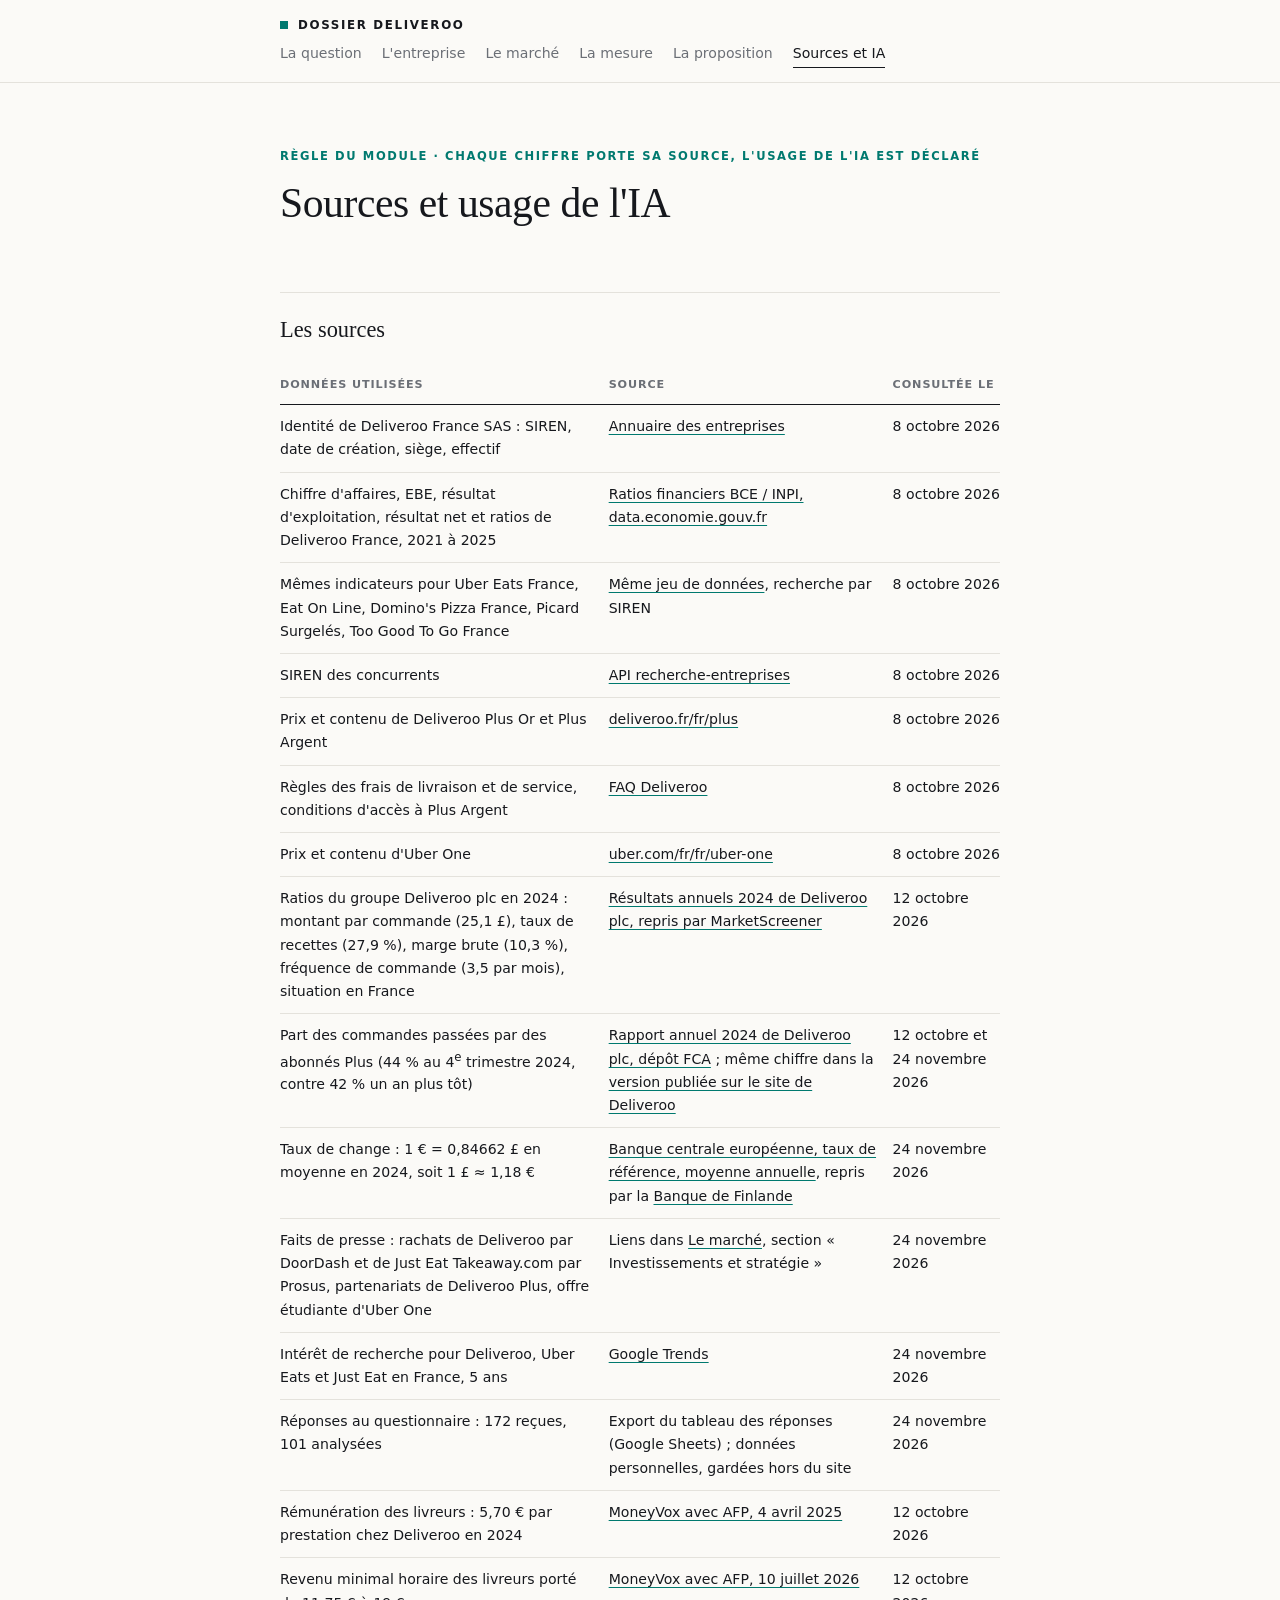
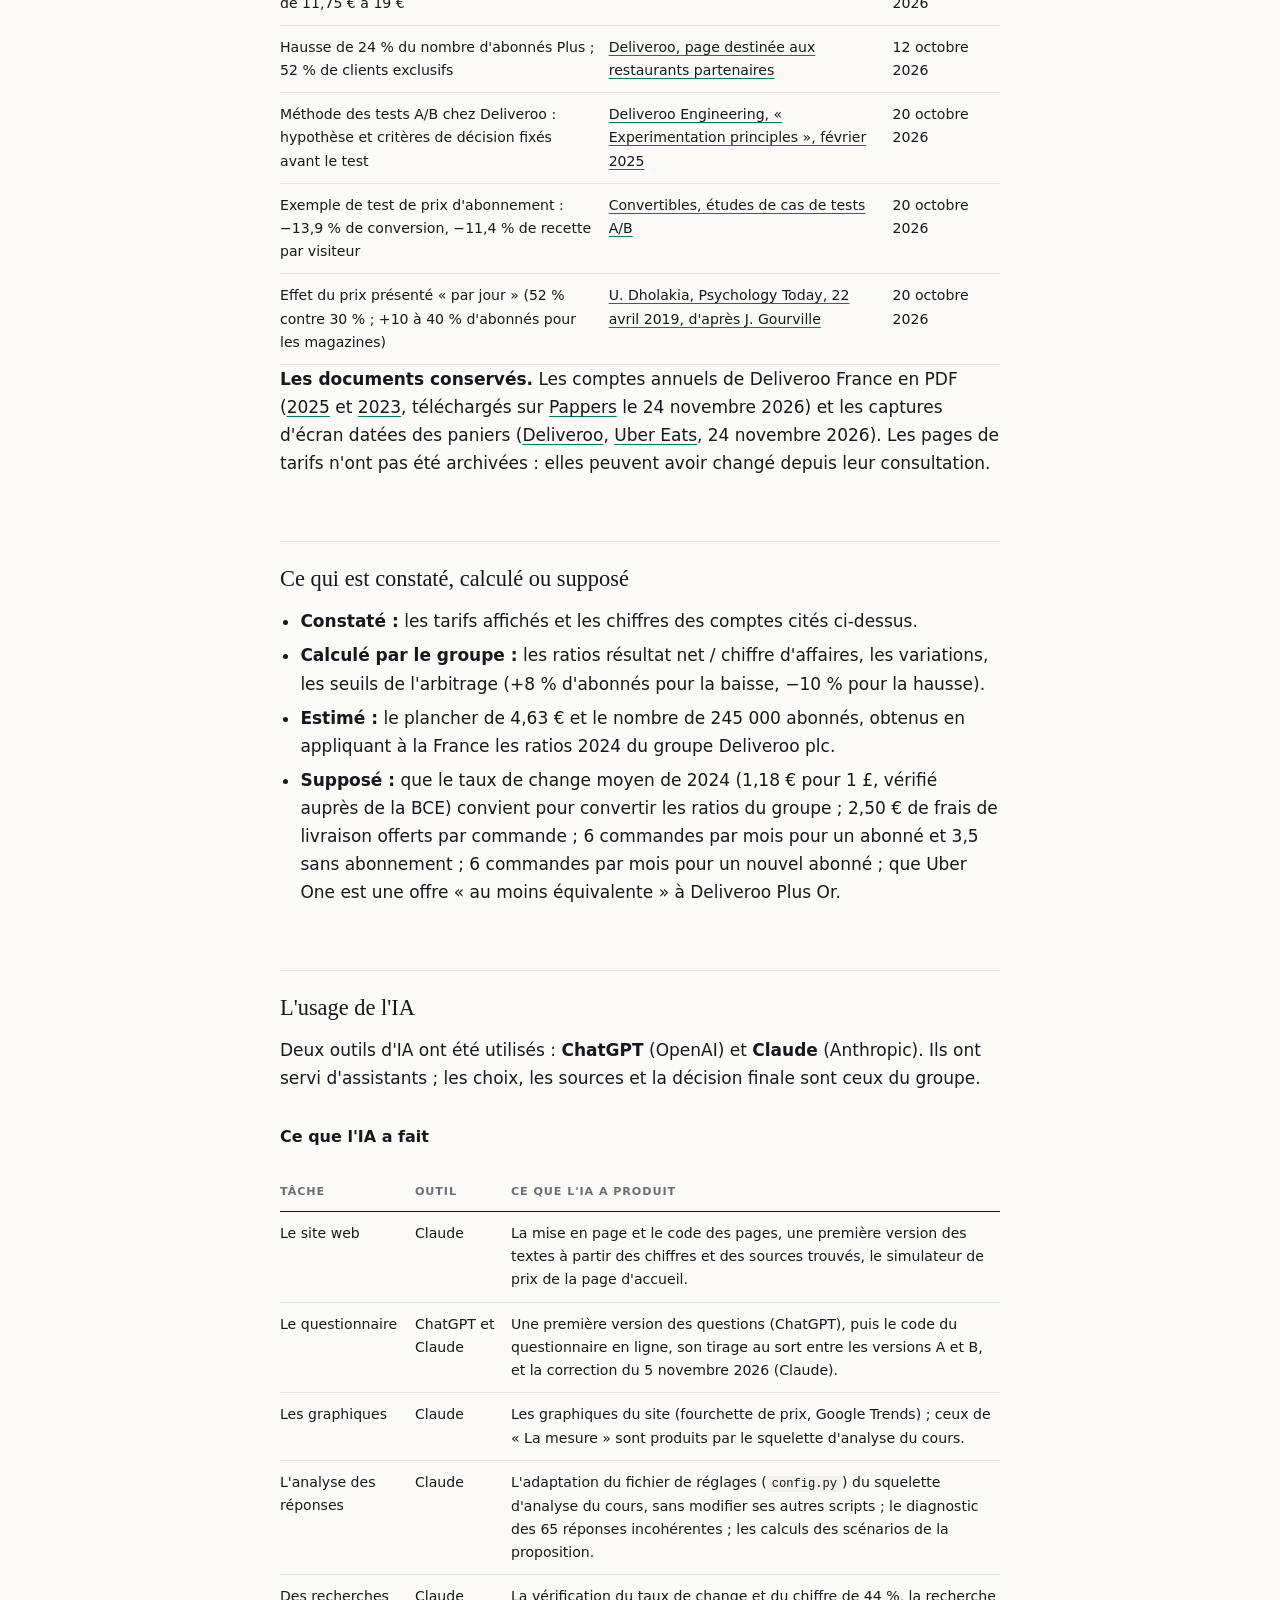
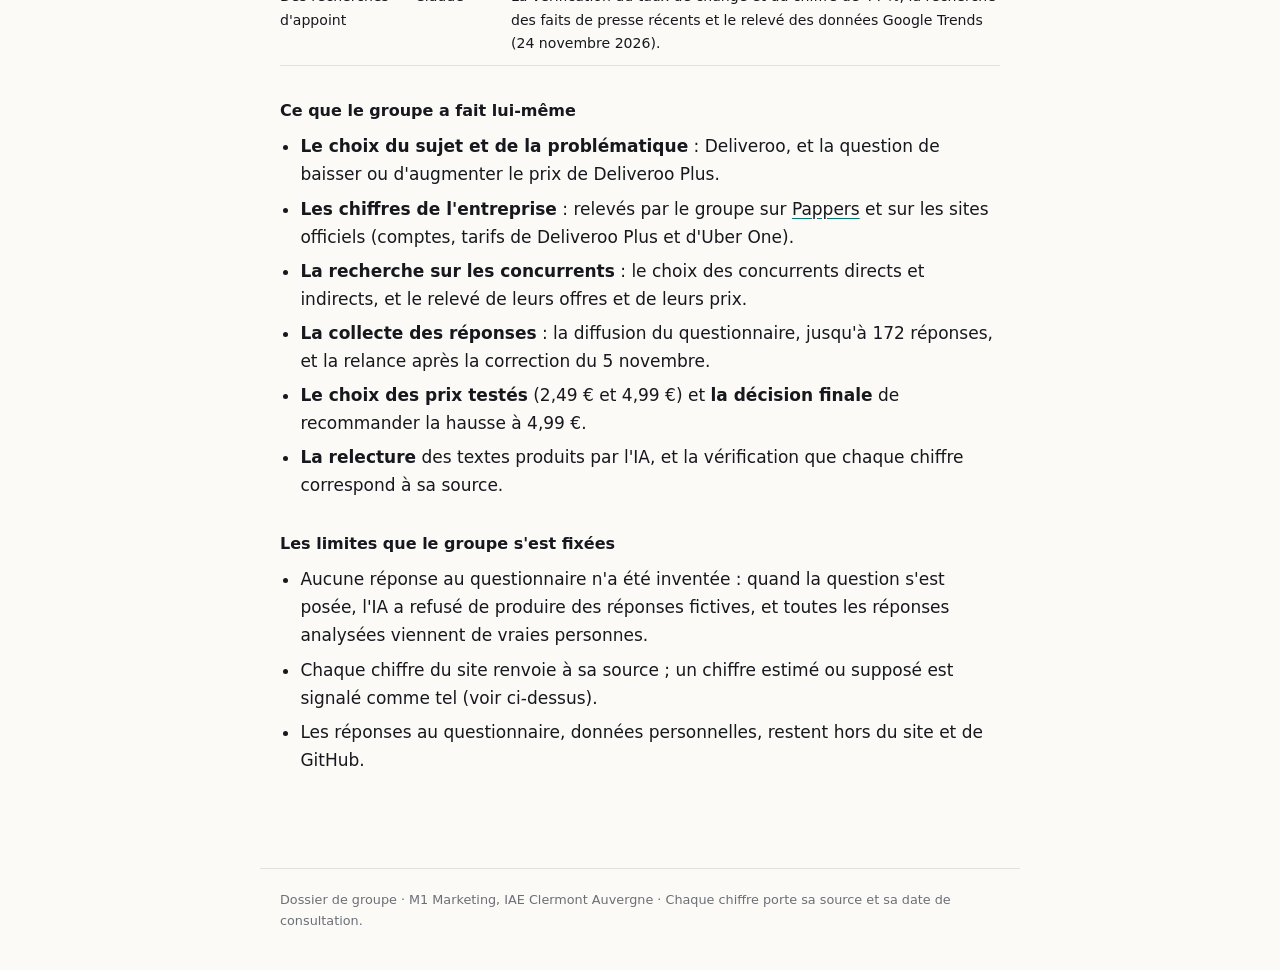
<file: methode.html>
<!doctype html>
<html lang="fr">
<head>
<meta charset="utf-8">
<meta name="viewport" content="width=device-width, initial-scale=1">
<title>Sources et IA — Dossier Deliveroo</title>
<link rel="stylesheet" href="style.css">
</head>
<body>
<header class="site"><div class="inner">
  <strong>Dossier Deliveroo</strong>
  <nav>
    <a href="index.html">La question</a>
    <a href="entreprise.html">L'entreprise</a>
    <a href="marche.html">Le marché</a>
    <a href="mesure.html">La mesure</a>
    <a href="proposition.html">La proposition</a>
    <a href="methode.html" aria-current="page">Sources et IA</a>
  </nav>
</div></header>
<main>
  <p class="eyebrow">Règle du module · Chaque chiffre porte sa source, l'usage de l'IA est déclaré</p>
  <h1>Sources et usage de l'IA</h1>

  <h2>Les sources</h2>
  <div class="table-wrap"><table>
    <tr><th>Données utilisées</th><th>Source</th><th>Consultée le</th></tr>
    <tr><td>Identité de Deliveroo France SAS : SIREN, date de création, siège, effectif</td><td><a href="https://annuaire-entreprises.data.gouv.fr/entreprise/810365817">Annuaire des entreprises</a></td><td>8 octobre 2026</td></tr>
    <tr><td>Chiffre d'affaires, EBE, résultat d'exploitation, résultat net et ratios de Deliveroo France, 2021 à 2025</td><td><a href="https://data.economie.gouv.fr/explore/dataset/ratios_inpi_bce/table/?q=810365817">Ratios financiers BCE / INPI, data.economie.gouv.fr</a></td><td>8 octobre 2026</td></tr>
    <tr><td>Mêmes indicateurs pour Uber Eats France, Eat On Line, Domino's Pizza France, Picard Surgelés, Too Good To Go France</td><td><a href="https://data.economie.gouv.fr/explore/dataset/ratios_inpi_bce/table/">Même jeu de données</a>, recherche par SIREN</td><td>8 octobre 2026</td></tr>
    <tr><td>SIREN des concurrents</td><td><a href="https://recherche-entreprises.api.gouv.fr/docs/">API recherche-entreprises</a></td><td>8 octobre 2026</td></tr>
    <tr><td>Prix et contenu de Deliveroo Plus Or et Plus Argent</td><td><a href="https://deliveroo.fr/fr/plus">deliveroo.fr/fr/plus</a></td><td>8 octobre 2026</td></tr>
    <tr><td>Règles des frais de livraison et de service, conditions d'accès à Plus Argent</td><td><a href="https://deliveroo.fr/fr/faq">FAQ Deliveroo</a></td><td>8 octobre 2026</td></tr>
    <tr><td>Prix et contenu d'Uber One</td><td><a href="https://www.uber.com/fr/fr/uber-one/">uber.com/fr/fr/uber-one</a></td><td>8 octobre 2026</td></tr>
    <tr><td>Ratios du groupe Deliveroo plc en 2024 : montant par commande (25,1 £), taux de recettes (27,9 %), marge brute (10,3 %), fréquence de commande (3,5 par mois), situation en France</td><td><a href="https://www.marketscreener.com/quote/stock/DELIVEROO-PLC-120922210/news/Deliveroo-FY2024-Preliminary-Results-49320188/">Résultats annuels 2024 de Deliveroo plc, repris par MarketScreener</a></td><td>12 octobre 2026</td></tr>
    <tr><td>Part des commandes passées par des abonnés Plus (44 % au 4<sup>e</sup> trimestre 2024, contre 42 % un an plus tôt)</td><td><a href="https://data.fca.org.uk/artefacts/NSM/Portal/NI-000115456/NI-000115456.pdf">Rapport annuel 2024 de Deliveroo plc, dépôt FCA</a> ; même chiffre dans la <a href="https://corporate.deliveroo.co.uk/assets/6717/4241/5498/Deliveroo_2024_Annual_Report_-_Interactive.pdf">version publiée sur le site de Deliveroo</a></td><td>12 octobre et 24 novembre 2026</td></tr>
    <tr><td>Taux de change : 1 € = 0,84662 £ en moyenne en 2024, soit 1 £ ≈ 1,18 €</td><td><a href="https://data.ecb.europa.eu/data/datasets/EXR/EXR.A.GBP.EUR.SP00.A">Banque centrale européenne, taux de référence, moyenne annuelle</a>, repris par la <a href="https://suomenpankki.fi/en/statistics/interest-rates-and-exchange-rates/exchange-rates/average-annual-exchange-rates-for-the-year-2024">Banque de Finlande</a></td><td>24 novembre 2026</td></tr>
    <tr><td>Faits de presse : rachats de Deliveroo par DoorDash et de Just Eat Takeaway.com par Prosus, partenariats de Deliveroo Plus, offre étudiante d'Uber One</td><td>Liens dans <a href="marche.html">Le marché</a>, section « Investissements et stratégie »</td><td>24 novembre 2026</td></tr>
    <tr><td>Intérêt de recherche pour Deliveroo, Uber Eats et Just Eat en France, 5 ans</td><td><a href="https://trends.google.com/trends/explore?date=today%205-y&amp;geo=FR&amp;q=Deliveroo,Uber%20Eats,Just%20Eat&amp;hl=fr">Google Trends</a></td><td>24 novembre 2026</td></tr>
    <tr><td>Réponses au questionnaire : 172 reçues, 101 analysées</td><td>Export du tableau des réponses (Google Sheets) ; données personnelles, gardées hors du site</td><td>24 novembre 2026</td></tr>
    <tr><td>Rémunération des livreurs : 5,70 € par prestation chez Deliveroo en 2024</td><td><a href="https://www.moneyvox.fr/votre-argent/actualites/102821/uber-eats-deliveroo-stuart-combien-gagnent-les-livreurs-independants-en-moyenne-par-heure">MoneyVox avec AFP, 4 avril 2025</a></td><td>12 octobre 2026</td></tr>
    <tr><td>Revenu minimal horaire des livreurs porté de 11,75 € à 19 €</td><td><a href="https://www.moneyvox.fr/votre-argent/actualites/109653/uber-eats-deliveroo-suart-les-livreurs-de-repas-obtiennent-une-hausse-significative-de-leur-remuneration">MoneyVox avec AFP, 10 juillet 2026</a></td><td>12 octobre 2026</td></tr>
    <tr><td>Hausse de 24 % du nombre d'abonnés Plus ; 52 % de clients exclusifs</td><td><a href="https://merchants.deliveroo.com/fr-FR/why-deliveroo/customers">Deliveroo, page destinée aux restaurants partenaires</a></td><td>12 octobre 2026</td></tr>
    <tr><td>Méthode des tests A/B chez Deliveroo : hypothèse et critères de décision fixés avant le test</td><td><a href="https://deliveroo.engineering/2025/02/06/experimentation-principles.html">Deliveroo Engineering, « Experimentation principles », février 2025</a></td><td>20 octobre 2026</td></tr>
    <tr><td>Exemple de test de prix d'abonnement : −13,9 % de conversion, −11,4 % de recette par visiteur</td><td><a href="https://convertibles.dev/blogs/optimization/increase-subscription-rate-shopify">Convertibles, études de cas de tests A/B</a></td><td>20 octobre 2026</td></tr>
    <tr><td>Effet du prix présenté « par jour » (52 % contre 30 % ; +10 à 40 % d'abonnés pour les magazines)</td><td><a href="https://www.psychologytoday.com/us/blog/the-science-behind-behavior/201904/the-powerful-influence-pennies-day-price-offers">U. Dholakia, Psychology Today, 22 avril 2019, d'après J. Gourville</a></td><td>20 octobre 2026</td></tr>
  </table></div>
  <p><strong>Les documents conservés.</strong> Les comptes annuels de Deliveroo France en PDF (<a href="documents/deliveroo_comptes_2025.pdf">2025</a> et <a href="documents/deliveroo_comptes_2023.pdf">2023</a>, téléchargés sur <a href="https://www.pappers.fr/entreprise/deliveroo-france-sas-810365817">Pappers</a> le 24 novembre 2026) et les captures d'écran datées des paniers (<a href="images/panier_deliveroo_2026-11-24.jpeg">Deliveroo</a>, <a href="images/panier_uber_eats_2026-11-24.jpeg">Uber Eats</a>, 24 novembre 2026). Les pages de tarifs n'ont pas été archivées : elles peuvent avoir changé depuis leur consultation.</p>

  <h2>Ce qui est constaté, calculé ou supposé</h2>
  <ul>
    <li><strong>Constaté :</strong> les tarifs affichés et les chiffres des comptes cités ci-dessus.</li>
    <li><strong>Calculé par le groupe :</strong> les ratios résultat net / chiffre d'affaires, les variations, les seuils de l'arbitrage (+8 % d'abonnés pour la baisse, −10 % pour la hausse).</li>
    <li><strong>Estimé :</strong> le plancher de 4,63 € et le nombre de 245 000 abonnés, obtenus en appliquant à la France les ratios 2024 du groupe Deliveroo plc.</li>
    <li><strong>Supposé :</strong> que le taux de change moyen de 2024 (1,18 € pour 1 £, vérifié auprès de la BCE) convient pour convertir les ratios du groupe ; 2,50 € de frais de livraison offerts par commande ; 6 commandes par mois pour un abonné et 3,5 sans abonnement ; 6 commandes par mois pour un nouvel abonné ; que Uber One est une offre « au moins équivalente » à Deliveroo Plus Or.</li>
  </ul>

  <h2>L'usage de l'IA</h2>
  <p>Deux outils d'IA ont été utilisés : <strong>ChatGPT</strong> (OpenAI) et <strong>Claude</strong> (Anthropic). Ils ont servi d'assistants ; les choix, les sources et la décision finale sont ceux du groupe.</p>

  <h3>Ce que l'IA a fait</h3>
  <div class="table-wrap"><table>
    <tr><th>Tâche</th><th>Outil</th><th>Ce que l'IA a produit</th></tr>
    <tr><td>Le site web</td><td>Claude</td><td>La mise en page et le code des pages, une première version des textes à partir des chiffres et des sources trouvés, le simulateur de prix de la page d'accueil.</td></tr>
    <tr><td>Le questionnaire</td><td>ChatGPT et Claude</td><td>Une première version des questions (ChatGPT), puis le code du questionnaire en ligne, son tirage au sort entre les versions A et B, et la correction du 5 novembre 2026 (Claude).</td></tr>
    <tr><td>Les graphiques</td><td>Claude</td><td>Les graphiques du site (fourchette de prix, Google Trends) ; ceux de « La mesure » sont produits par le squelette d'analyse du cours.</td></tr>
    <tr><td>L'analyse des réponses</td><td>Claude</td><td>L'adaptation du fichier de réglages (<code>config.py</code>) du squelette d'analyse du cours, sans modifier ses autres scripts ; le diagnostic des 65 réponses incohérentes ; les calculs des scénarios de la proposition.</td></tr>
    <tr><td>Des recherches d'appoint</td><td>Claude</td><td>La vérification du taux de change et du chiffre de 44 %, la recherche des faits de presse récents et le relevé des données Google Trends (24 novembre 2026).</td></tr>
  </table></div>

  <h3>Ce que le groupe a fait lui-même</h3>
  <ul>
    <li><strong>Le choix du sujet et de la problématique</strong> : Deliveroo, et la question de baisser ou d'augmenter le prix de Deliveroo Plus.</li>
    <li><strong>Les chiffres de l'entreprise</strong> : relevés par le groupe sur <a href="https://www.pappers.fr/recherche?q=810365817">Pappers</a> et sur les sites officiels (comptes, tarifs de Deliveroo Plus et d'Uber One).</li>
    <li><strong>La recherche sur les concurrents</strong> : le choix des concurrents directs et indirects, et le relevé de leurs offres et de leurs prix.</li>
    <li><strong>La collecte des réponses</strong> : la diffusion du questionnaire, jusqu'à 172 réponses, et la relance après la correction du 5 novembre.</li>
    <li><strong>Le choix des prix testés</strong> (2,49 € et 4,99 €) et <strong>la décision finale</strong> de recommander la hausse à 4,99 €.</li>
    <li><strong>La relecture</strong> des textes produits par l'IA, et la vérification que chaque chiffre correspond à sa source.</li>
  </ul>

  <h3>Les limites que le groupe s'est fixées</h3>
  <ul>
    <li>Aucune réponse au questionnaire n'a été inventée : quand la question s'est posée, l'IA a refusé de produire des réponses fictives, et toutes les réponses analysées viennent de vraies personnes.</li>
    <li>Chaque chiffre du site renvoie à sa source ; un chiffre estimé ou supposé est signalé comme tel (voir ci-dessus).</li>
    <li>Les réponses au questionnaire, données personnelles, restent hors du site et de GitHub.</li>
  </ul>
</main>
<footer>Dossier de groupe · M1 Marketing, IAE Clermont Auvergne · Chaque chiffre porte sa source et sa date de consultation.</footer>
</body>
</html>
</file>
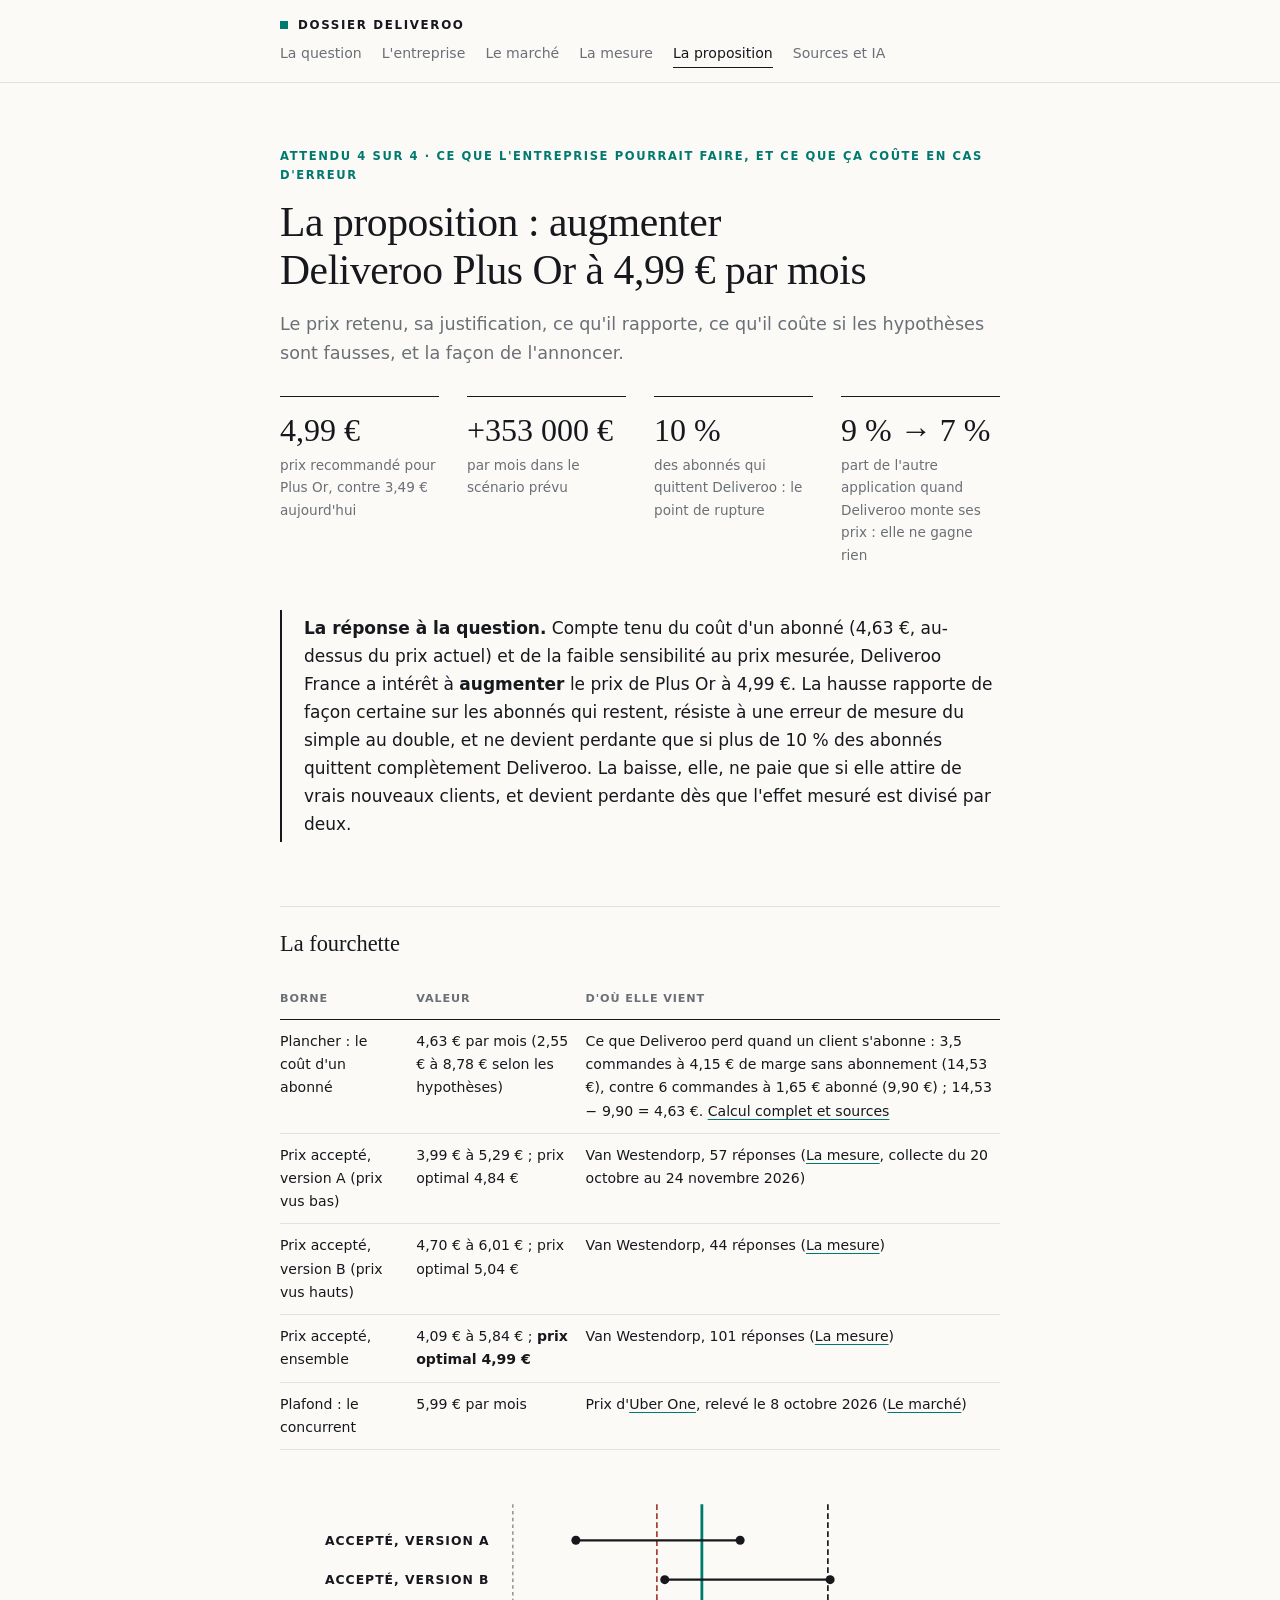
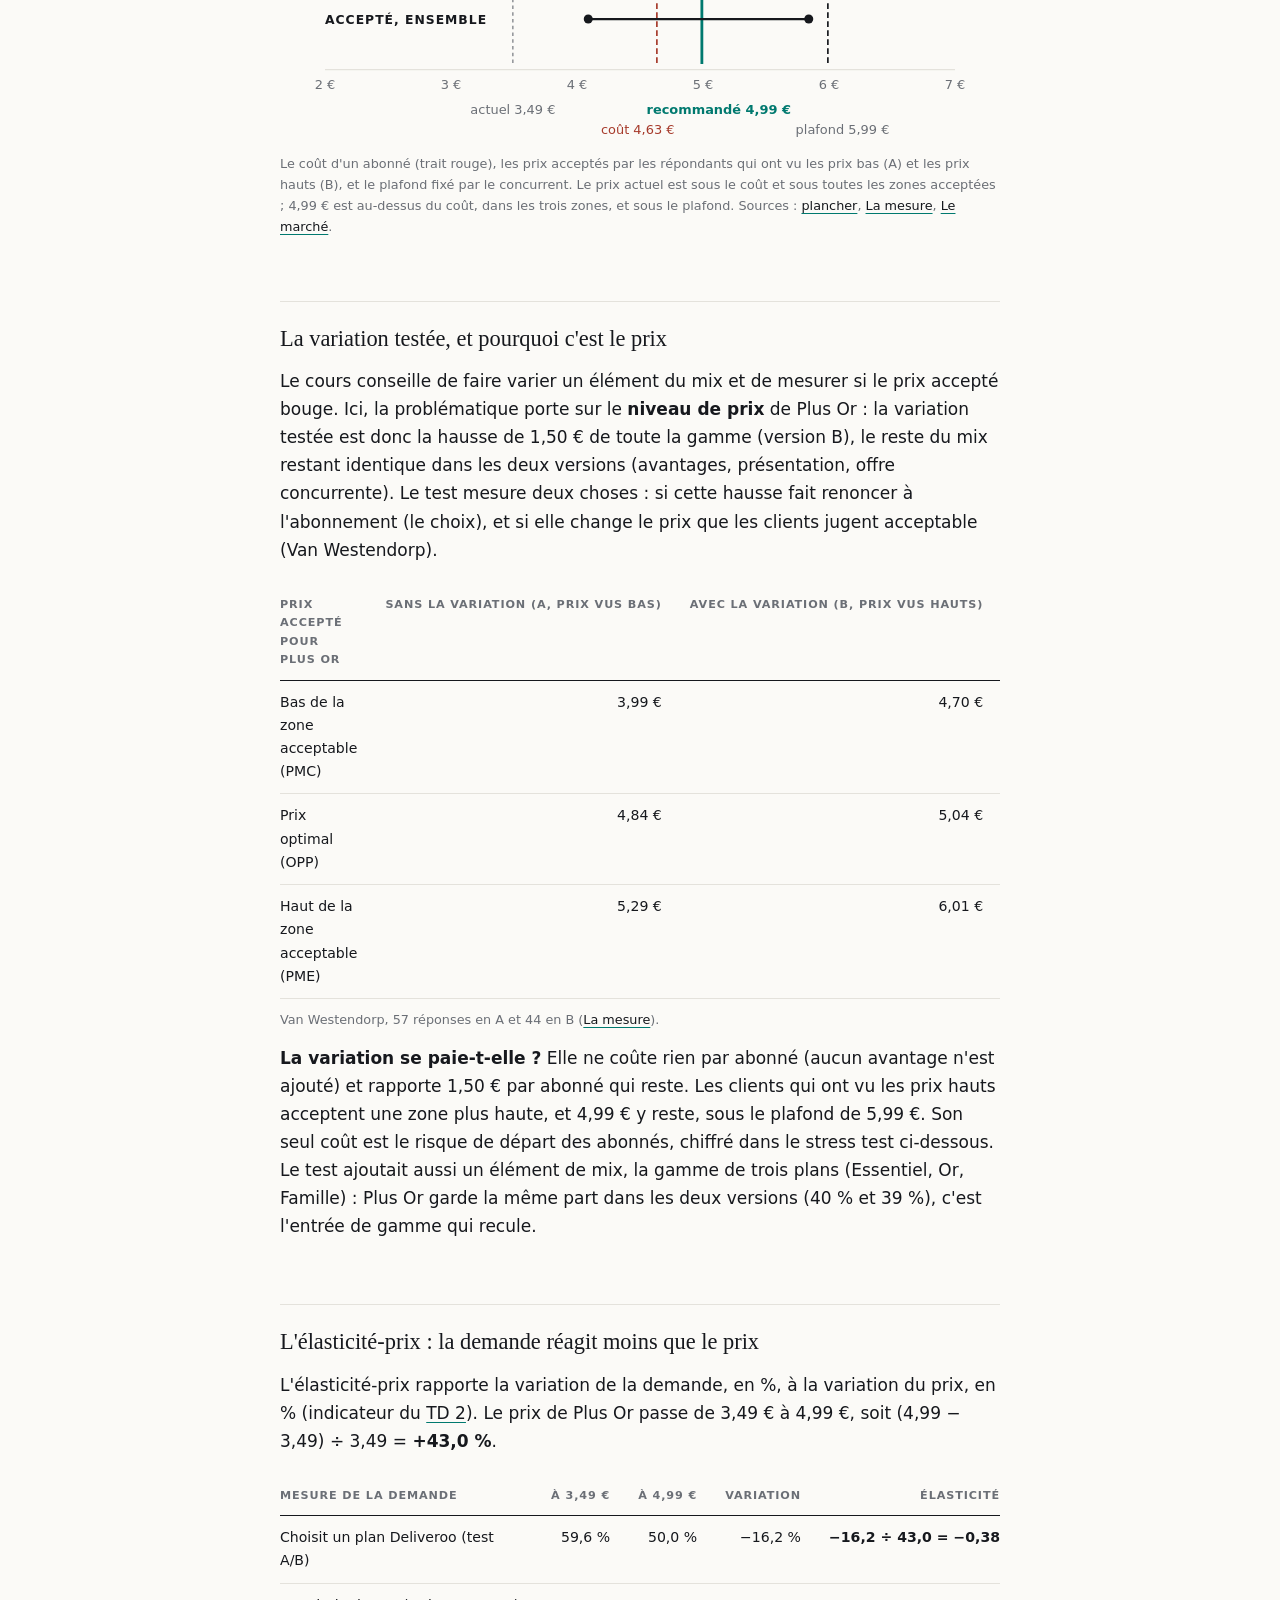
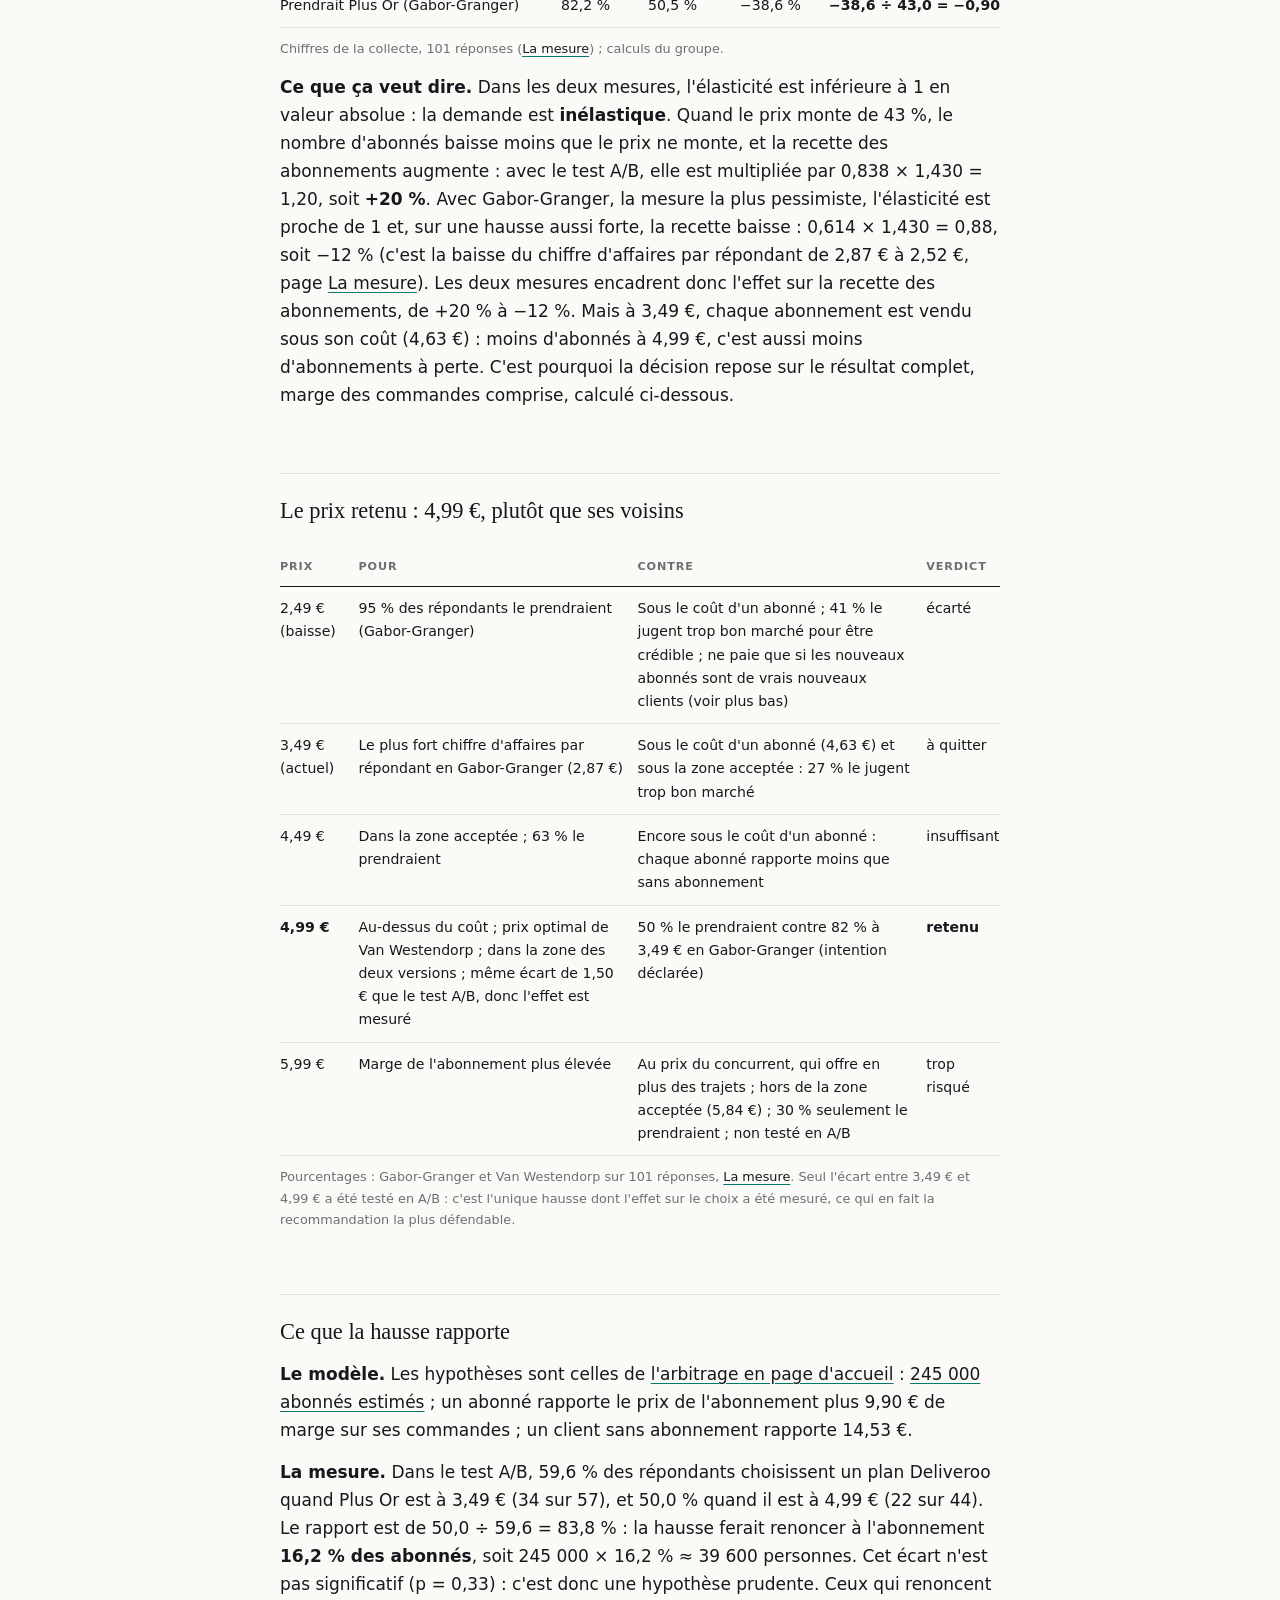
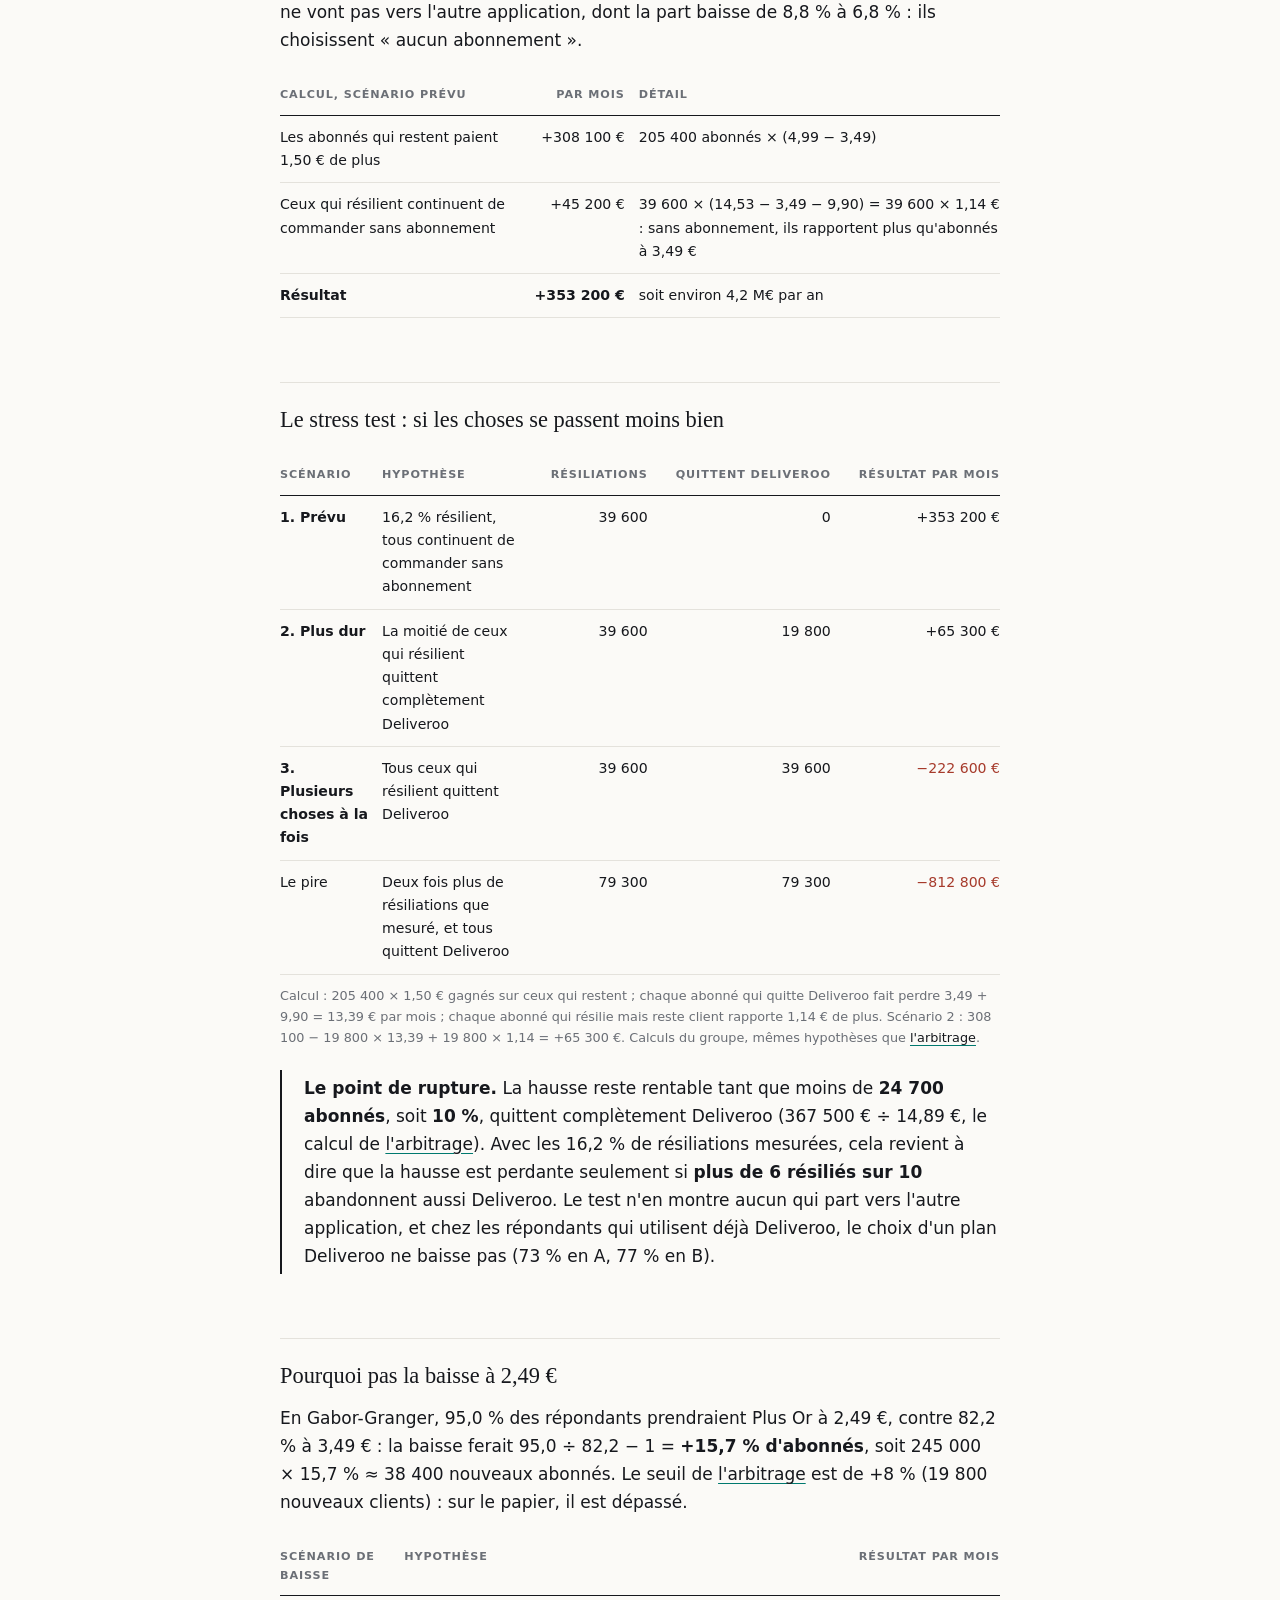
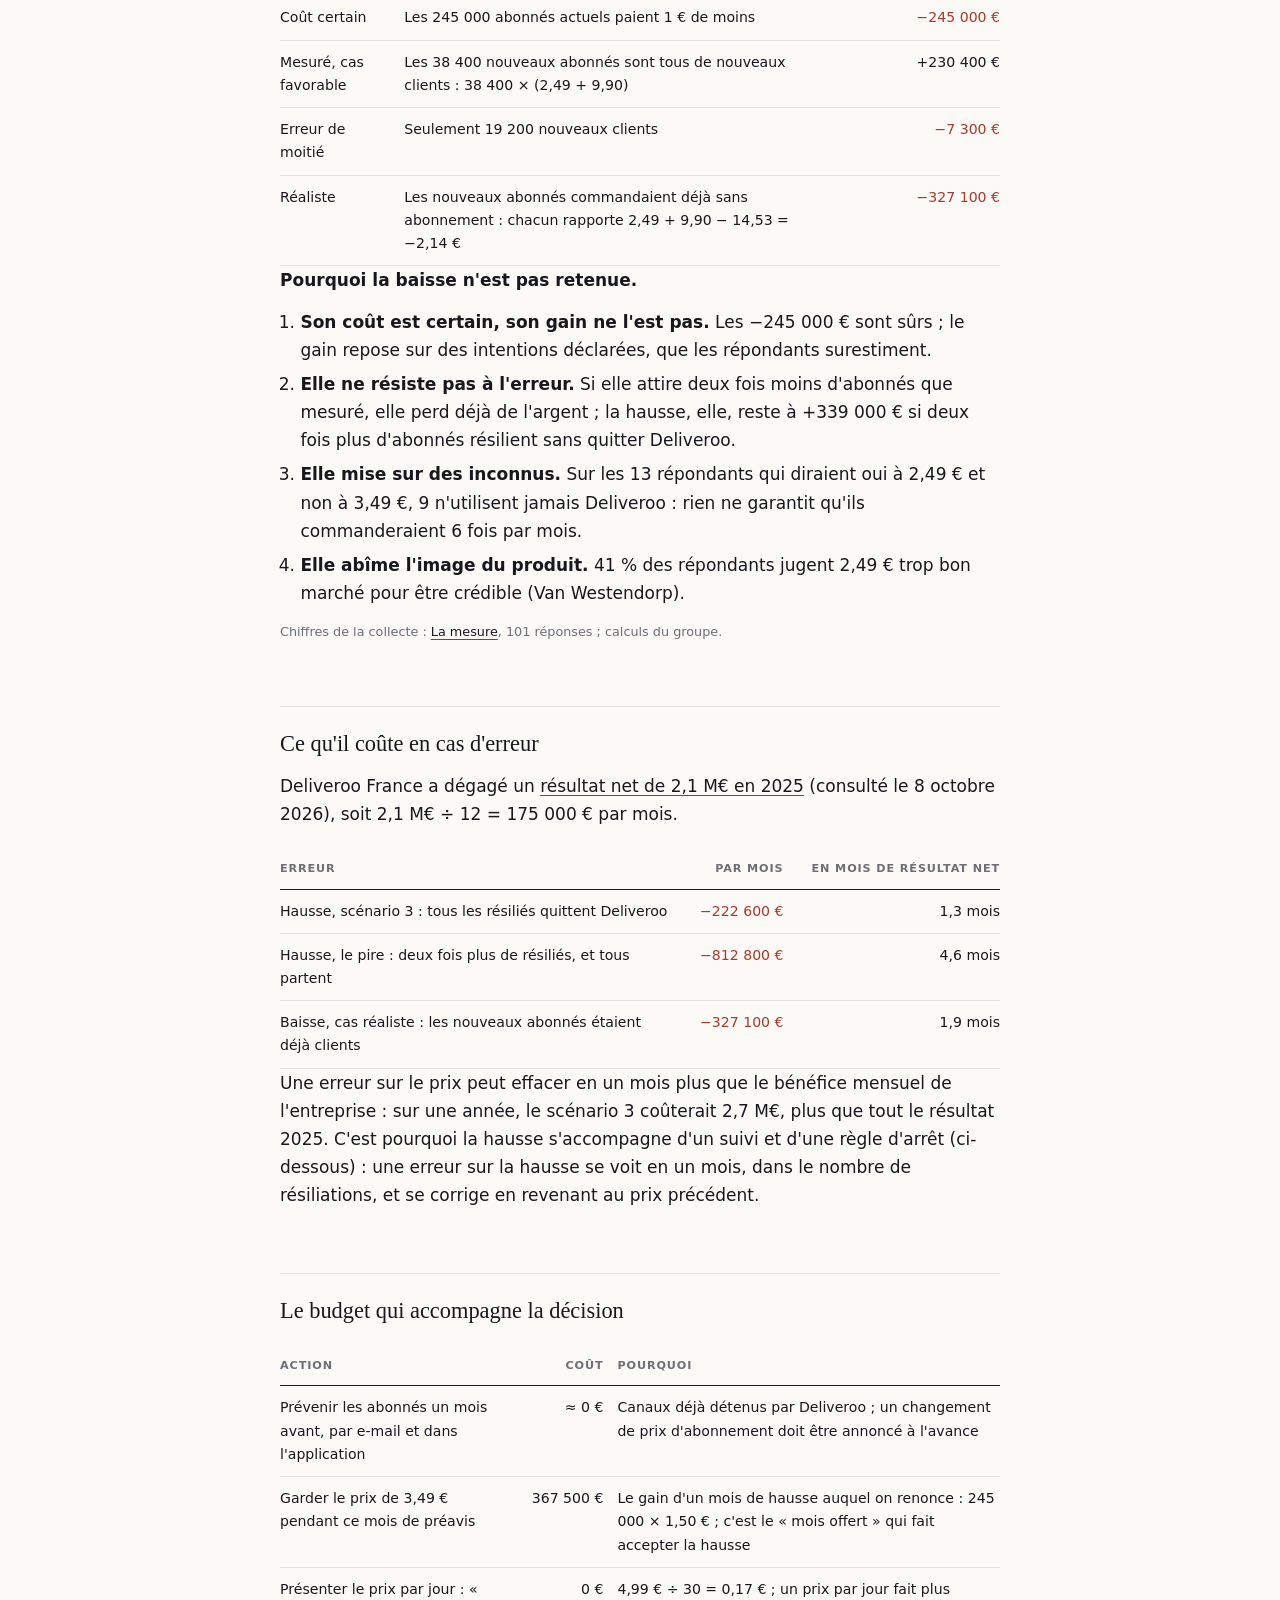
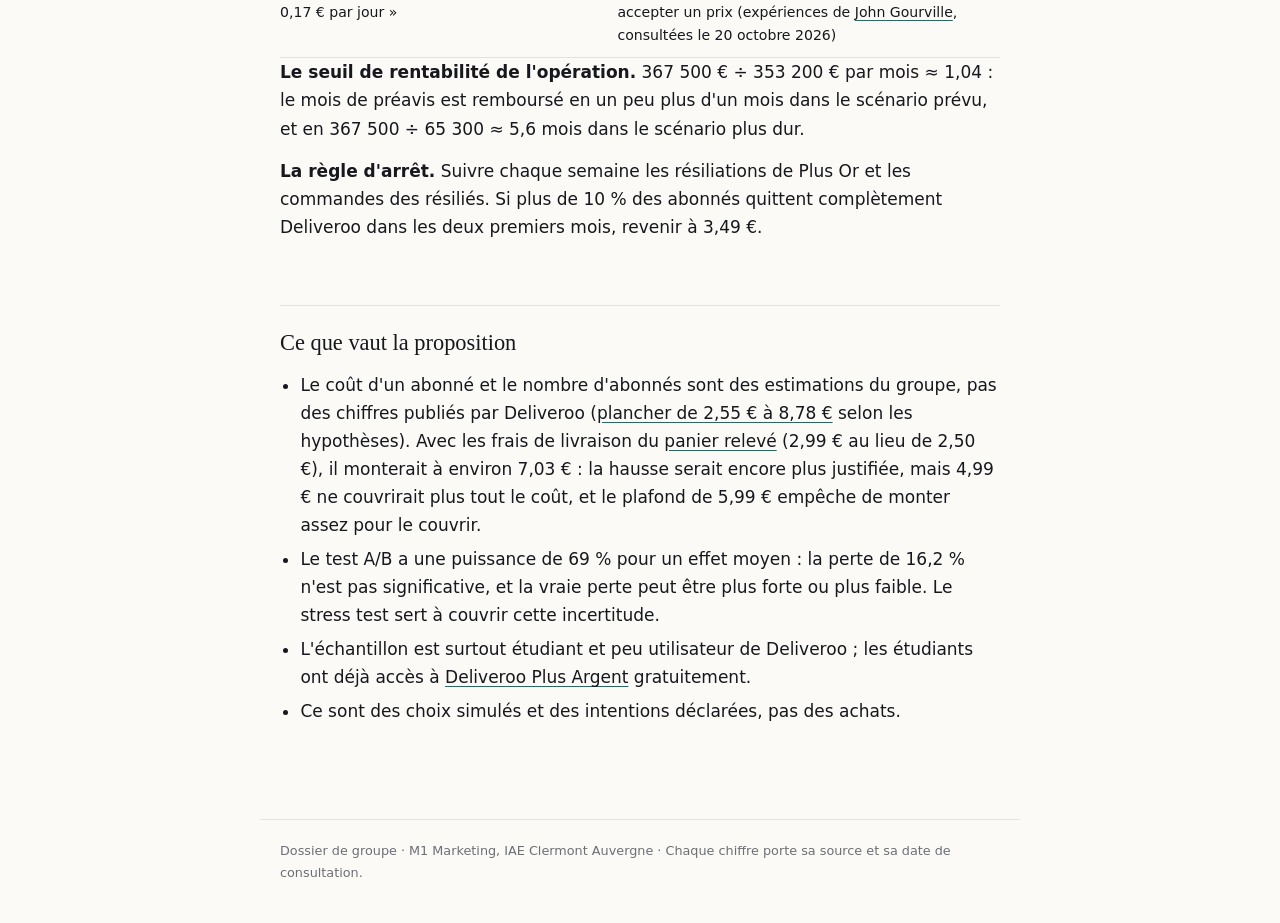
<file: proposition.html>
<!doctype html>
<html lang="fr">
<head>
<meta charset="utf-8">
<meta name="viewport" content="width=device-width, initial-scale=1">
<title>La proposition — Dossier Deliveroo</title>
<link rel="stylesheet" href="style.css">
</head>
<body>
<header class="site"><div class="inner">
  <strong>Dossier Deliveroo</strong>
  <nav>
    <a href="index.html">La question</a>
    <a href="entreprise.html">L'entreprise</a>
    <a href="marche.html">Le marché</a>
    <a href="mesure.html">La mesure</a>
    <a href="proposition.html" aria-current="page">La proposition</a>
    <a href="methode.html">Sources et IA</a>
  </nav>
</div></header>
<main>
  <p class="eyebrow">Attendu 4 sur 4 · Ce que l'entreprise pourrait faire, et ce que ça coûte en cas d'erreur</p>
  <h1>La proposition : augmenter Deliveroo Plus Or à 4,99 € par mois</h1>
  <p class="lead">Le prix retenu, sa justification, ce qu'il rapporte, ce qu'il coûte si les hypothèses sont fausses, et la façon de l'annoncer.</p>

  <div class="kpis">
    <div class="card"><span class="big">4,99 €</span>prix recommandé pour Plus Or, contre 3,49 € aujourd'hui</div>
    <div class="card"><span class="big">+353 000 €</span>par mois dans le scénario prévu</div>
    <div class="card"><span class="big">10 %</span>des abonnés qui quittent Deliveroo : le point de rupture</div>
    <div class="card"><span class="big">9 % → 7 %</span>part de l'autre application quand Deliveroo monte ses prix : elle ne gagne rien</div>
  </div>

  <div class="card">
    <p><strong>La réponse à la question.</strong> Compte tenu du coût d'un abonné (4,63 €, au-dessus du prix actuel) et de la faible sensibilité au prix mesurée, Deliveroo France a intérêt à <strong>augmenter</strong> le prix de Plus Or à 4,99 €. La hausse rapporte de façon certaine sur les abonnés qui restent, résiste à une erreur de mesure du simple au double, et ne devient perdante que si plus de 10 % des abonnés quittent complètement Deliveroo. La baisse, elle, ne paie que si elle attire de vrais nouveaux clients, et devient perdante dès que l'effet mesuré est divisé par deux.</p>
  </div>

  <h2>La fourchette</h2>
  <div class="table-wrap"><table>
    <tr><th>Borne</th><th>Valeur</th><th>D'où elle vient</th></tr>
    <tr><td>Plancher : le coût d'un abonné</td><td>4,63 € par mois (2,55 € à 8,78 € selon les hypothèses)</td><td>Ce que Deliveroo perd quand un client s'abonne : 3,5 commandes à 4,15 € de marge sans abonnement (14,53 €), contre 6 commandes à 1,65 € abonné (9,90 €) ; 14,53 − 9,90 = 4,63 €. <a href="index.html#plancher">Calcul complet et sources</a></td></tr>
    <tr><td>Prix accepté, version A (prix vus bas)</td><td>3,99 € à 5,29 € ; prix optimal 4,84 €</td><td>Van Westendorp, 57 réponses (<a href="mesure.html#nettoyage">La mesure</a>, collecte du 20 octobre au 24 novembre 2026)</td></tr>
    <tr><td>Prix accepté, version B (prix vus hauts)</td><td>4,70 € à 6,01 € ; prix optimal 5,04 €</td><td>Van Westendorp, 44 réponses (<a href="mesure.html">La mesure</a>)</td></tr>
    <tr><td>Prix accepté, ensemble</td><td>4,09 € à 5,84 € ; <strong>prix optimal 4,99 €</strong></td><td>Van Westendorp, 101 réponses (<a href="mesure.html">La mesure</a>)</td></tr>
    <tr><td>Plafond : le concurrent</td><td>5,99 € par mois</td><td>Prix d'<a href="https://www.uber.com/fr/fr/uber-one/">Uber One</a>, relevé le 8 octobre 2026 (<a href="marche.html">Le marché</a>)</td></tr>
  </table></div>

  <figure>
    <svg viewBox="0 0 640 230" role="img" aria-label="Sur une échelle de 2 à 7 euros : prix actuel 3,49 €, plancher 4,63 €, prix recommandé 4,99 €, plafond 5,99 € ; zones de prix acceptées de 3,99 à 5,29 € en version A, de 4,70 à 6,01 € en version B, de 4,09 à 5,84 € pour l'ensemble">
      <line x1="207" y1="18" x2="207" y2="160" stroke="#6b6f76" stroke-dasharray="3 3"/>
      <line x1="335" y1="18" x2="335" y2="160" stroke="#a63a2b" stroke-width="1.5" stroke-dasharray="5 3"/>
      <line x1="375" y1="18" x2="375" y2="160" stroke="#00796f" stroke-width="2.5"/>
      <line x1="487" y1="18" x2="487" y2="160" stroke="#16181d" stroke-width="1.5" stroke-dasharray="5 3"/>
      <text x="40" y="54" class="lab">Accepté, version A</text>
      <line x1="263" y1="50" x2="409" y2="50" class="range"/><circle cx="263" cy="50" r="4" class="dot"/><circle cx="409" cy="50" r="4" class="dot"/>
      <text x="40" y="89" class="lab">Accepté, version B</text>
      <line x1="342" y1="85" x2="489" y2="85" class="range"/><circle cx="342" cy="85" r="4" class="dot"/><circle cx="489" cy="85" r="4" class="dot"/>
      <text x="40" y="124" class="lab">Accepté, ensemble</text>
      <line x1="274" y1="120" x2="470" y2="120" class="range"/><circle cx="274" cy="120" r="4" class="dot"/><circle cx="470" cy="120" r="4" class="dot"/>
      <line x1="40" y1="165" x2="600" y2="165" class="axis"/>
      <text x="40" y="182" text-anchor="middle" class="sub">2 €</text>
      <text x="152" y="182" text-anchor="middle" class="sub">3 €</text>
      <text x="264" y="182" text-anchor="middle" class="sub">4 €</text>
      <text x="376" y="182" text-anchor="middle" class="sub">5 €</text>
      <text x="488" y="182" text-anchor="middle" class="sub">6 €</text>
      <text x="600" y="182" text-anchor="middle" class="sub">7 €</text>
      <text x="207" y="204" text-anchor="middle" class="sub">actuel 3,49 €</text>
      <text x="318" y="222" text-anchor="middle" class="sub" style="fill:#a63a2b">coût 4,63 €</text>
      <text x="390" y="204" text-anchor="middle" class="sub" style="fill:#00796f;font-weight:600">recommandé 4,99 €</text>
      <text x="500" y="222" text-anchor="middle" class="sub">plafond 5,99 €</text>
    </svg>
    <figcaption>Le coût d'un abonné (trait rouge), les prix acceptés par les répondants qui ont vu les prix bas (A) et les prix hauts (B), et le plafond fixé par le concurrent. Le prix actuel est sous le coût et sous toutes les zones acceptées ; 4,99 € est au-dessus du coût, dans les trois zones, et sous le plafond. Sources : <a href="index.html#plancher">plancher</a>, <a href="mesure.html">La mesure</a>, <a href="marche.html">Le marché</a>.</figcaption>
  </figure>

  <h2>La variation testée, et pourquoi c'est le prix</h2>
  <p>Le cours conseille de faire varier un élément du mix et de mesurer si le prix accepté bouge. Ici, la problématique porte sur le <strong>niveau de prix</strong> de Plus Or : la variation testée est donc la hausse de 1,50 € de toute la gamme (version B), le reste du mix restant identique dans les deux versions (avantages, présentation, offre concurrente). Le test mesure deux choses : si cette hausse fait renoncer à l'abonnement (le choix), et si elle change le prix que les clients jugent acceptable (Van Westendorp).</p>
  <div class="table-wrap"><table>
    <tr><th>Prix accepté pour Plus Or</th><th class="num">Sans la variation (A, prix vus bas)</th><th class="num">Avec la variation (B, prix vus hauts)</th><th class="num">Écart</th></tr>
    <tr><td>Bas de la zone acceptable (PMC)</td><td class="num">3,99 €</td><td class="num">4,70 €</td><td class="num">+0,71 €</td></tr>
    <tr><td>Prix optimal (OPP)</td><td class="num">4,84 €</td><td class="num">5,04 €</td><td class="num">+0,20 €</td></tr>
    <tr><td>Haut de la zone acceptable (PME)</td><td class="num">5,29 €</td><td class="num">6,01 €</td><td class="num">+0,72 €</td></tr>
  </table></div>
  <p class="src">Van Westendorp, 57 réponses en A et 44 en B (<a href="mesure.html">La mesure</a>).</p>
  <p><strong>La variation se paie-t-elle ?</strong> Elle ne coûte rien par abonné (aucun avantage n'est ajouté) et rapporte 1,50 € par abonné qui reste. Les clients qui ont vu les prix hauts acceptent une zone plus haute, et 4,99 € y reste, sous le plafond de 5,99 €. Son seul coût est le risque de départ des abonnés, chiffré dans le stress test ci-dessous. Le test ajoutait aussi un élément de mix, la gamme de trois plans (Essentiel, Or, Famille) : Plus Or garde la même part dans les deux versions (40 % et 39 %), c'est l'entrée de gamme qui recule.</p>

  <h2>L'élasticité-prix : la demande réagit moins que le prix</h2>
  <p>L'élasticité-prix rapporte la variation de la demande, en %, à la variation du prix, en % (indicateur du <a href="https://prix.iae-mod.fr/seances/seance-td-2.html">TD 2</a>). Le prix de Plus Or passe de 3,49 € à 4,99 €, soit (4,99 − 3,49) ÷ 3,49 = <strong>+43,0 %</strong>.</p>
  <div class="table-wrap"><table>
    <tr><th>Mesure de la demande</th><th class="num">À 3,49 €</th><th class="num">À 4,99 €</th><th class="num">Variation</th><th class="num">Élasticité</th></tr>
    <tr><td>Choisit un plan Deliveroo (test A/B)</td><td class="num">59,6 %</td><td class="num">50,0 %</td><td class="num">−16,2 %</td><td class="num"><strong>−16,2 ÷ 43,0 = −0,38</strong></td></tr>
    <tr><td>Prendrait Plus Or (Gabor-Granger)</td><td class="num">82,2 %</td><td class="num">50,5 %</td><td class="num">−38,6 %</td><td class="num"><strong>−38,6 ÷ 43,0 = −0,90</strong></td></tr>
  </table></div>
  <p class="src">Chiffres de la collecte, 101 réponses (<a href="mesure.html">La mesure</a>) ; calculs du groupe.</p>
  <p><strong>Ce que ça veut dire.</strong> Dans les deux mesures, l'élasticité est inférieure à 1 en valeur absolue : la demande est <strong>inélastique</strong>. Quand le prix monte de 43 %, le nombre d'abonnés baisse moins que le prix ne monte, et la recette des abonnements augmente : avec le test A/B, elle est multipliée par 0,838 × 1,430 = 1,20, soit <strong>+20 %</strong>. Avec Gabor-Granger, la mesure la plus pessimiste, l'élasticité est proche de 1 et, sur une hausse aussi forte, la recette baisse : 0,614 × 1,430 = 0,88, soit −12 % (c'est la baisse du chiffre d'affaires par répondant de 2,87 € à 2,52 €, page <a href="mesure.html">La mesure</a>). Les deux mesures encadrent donc l'effet sur la recette des abonnements, de +20 % à −12 %. Mais à 3,49 €, chaque abonnement est vendu sous son coût (4,63 €) : moins d'abonnés à 4,99 €, c'est aussi moins d'abonnements à perte. C'est pourquoi la décision repose sur le résultat complet, marge des commandes comprise, calculé ci-dessous.</p>

  <h2>Le prix retenu : 4,99 €, plutôt que ses voisins</h2>
  <div class="table-wrap"><table>
    <tr><th>Prix</th><th>Pour</th><th>Contre</th><th>Verdict</th></tr>
    <tr><td>2,49 € (baisse)</td><td>95 % des répondants le prendraient (Gabor-Granger)</td><td>Sous le coût d'un abonné ; 41 % le jugent trop bon marché pour être crédible ; ne paie que si les nouveaux abonnés sont de vrais nouveaux clients (voir plus bas)</td><td>écarté</td></tr>
    <tr><td>3,49 € (actuel)</td><td>Le plus fort chiffre d'affaires par répondant en Gabor-Granger (2,87 €)</td><td>Sous le coût d'un abonné (4,63 €) et sous la zone acceptée : 27 % le jugent trop bon marché</td><td>à quitter</td></tr>
    <tr><td>4,49 €</td><td>Dans la zone acceptée ; 63 % le prendraient</td><td>Encore sous le coût d'un abonné : chaque abonné rapporte moins que sans abonnement</td><td>insuffisant</td></tr>
    <tr><td><strong>4,99 €</strong></td><td>Au-dessus du coût ; prix optimal de Van Westendorp ; dans la zone des deux versions ; même écart de 1,50 € que le test A/B, donc l'effet est mesuré</td><td>50 % le prendraient contre 82 % à 3,49 € en Gabor-Granger (intention déclarée)</td><td><strong>retenu</strong></td></tr>
    <tr><td>5,99 €</td><td>Marge de l'abonnement plus élevée</td><td>Au prix du concurrent, qui offre en plus des trajets ; hors de la zone acceptée (5,84 €) ; 30 % seulement le prendraient ; non testé en A/B</td><td>trop risqué</td></tr>
  </table></div>
  <p class="src">Pourcentages : Gabor-Granger et Van Westendorp sur 101 réponses, <a href="mesure.html">La mesure</a>. Seul l'écart entre 3,49 € et 4,99 € a été testé en A/B : c'est l'unique hausse dont l'effet sur le choix a été mesuré, ce qui en fait la recommandation la plus défendable.</p>

  <h2>Ce que la hausse rapporte</h2>
  <p><strong>Le modèle.</strong> Les hypothèses sont celles de <a href="index.html#arbitrage">l'arbitrage en page d'accueil</a> : <a href="index.html#abonnes">245 000 abonnés estimés</a> ; un abonné rapporte le prix de l'abonnement plus 9,90 € de marge sur ses commandes ; un client sans abonnement rapporte 14,53 €.</p>
  <p><strong>La mesure.</strong> Dans le test A/B, 59,6 % des répondants choisissent un plan Deliveroo quand Plus Or est à 3,49 € (34 sur 57), et 50,0 % quand il est à 4,99 € (22 sur 44). Le rapport est de 50,0 ÷ 59,6 = 83,8 % : la hausse ferait renoncer à l'abonnement <strong>16,2 % des abonnés</strong>, soit 245 000 × 16,2 % ≈ 39 600 personnes. Cet écart n'est pas significatif (p = 0,33) : c'est donc une hypothèse prudente. Ceux qui renoncent ne vont pas vers l'autre application, dont la part baisse de 8,8 % à 6,8 % : ils choisissent « aucun abonnement ».</p>
  <div class="table-wrap"><table>
    <tr><th>Calcul, scénario prévu</th><th class="num">Par mois</th><th>Détail</th></tr>
    <tr><td>Les abonnés qui restent paient 1,50 € de plus</td><td class="num">+308 100 €</td><td>205 400 abonnés × (4,99 − 3,49)</td></tr>
    <tr><td>Ceux qui résilient continuent de commander sans abonnement</td><td class="num">+45 200 €</td><td>39 600 × (14,53 − 3,49 − 9,90) = 39 600 × 1,14 € : sans abonnement, ils rapportent plus qu'abonnés à 3,49 €</td></tr>
    <tr><td><strong>Résultat</strong></td><td class="num"><strong>+353 200 €</strong></td><td>soit environ 4,2 M€ par an</td></tr>
  </table></div>

  <h2>Le stress test : si les choses se passent moins bien</h2>
  <div class="table-wrap"><table>
    <tr><th>Scénario</th><th>Hypothèse</th><th class="num">Résiliations</th><th class="num">Quittent Deliveroo</th><th class="num">Résultat par mois</th></tr>
    <tr><td><strong>1. Prévu</strong></td><td>16,2 % résilient, tous continuent de commander sans abonnement</td><td class="num">39 600</td><td class="num">0</td><td class="num">+353 200 €</td></tr>
    <tr><td><strong>2. Plus dur</strong></td><td>La moitié de ceux qui résilient quittent complètement Deliveroo</td><td class="num">39 600</td><td class="num">19 800</td><td class="num">+65 300 €</td></tr>
    <tr><td><strong>3. Plusieurs choses à la fois</strong></td><td>Tous ceux qui résilient quittent Deliveroo</td><td class="num">39 600</td><td class="num">39 600</td><td class="num neg">−222 600 €</td></tr>
    <tr><td>Le pire</td><td>Deux fois plus de résiliations que mesuré, et tous quittent Deliveroo</td><td class="num">79 300</td><td class="num">79 300</td><td class="num neg">−812 800 €</td></tr>
  </table></div>
  <p class="src">Calcul : 205 400 × 1,50 € gagnés sur ceux qui restent ; chaque abonné qui quitte Deliveroo fait perdre 3,49 + 9,90 = 13,39 € par mois ; chaque abonné qui résilie mais reste client rapporte 1,14 € de plus. Scénario 2 : 308 100 − 19 800 × 13,39 + 19 800 × 1,14 = +65 300 €. Calculs du groupe, mêmes hypothèses que <a href="index.html#arbitrage">l'arbitrage</a>.</p>
  <div class="card">
    <p><strong>Le point de rupture.</strong> La hausse reste rentable tant que moins de <strong>24 700 abonnés</strong>, soit <strong>10 %</strong>, quittent complètement Deliveroo (367 500 € ÷ 14,89 €, le calcul de <a href="index.html#arbitrage">l'arbitrage</a>). Avec les 16,2 % de résiliations mesurées, cela revient à dire que la hausse est perdante seulement si <strong>plus de 6 résiliés sur 10</strong> abandonnent aussi Deliveroo. Le test n'en montre aucun qui part vers l'autre application, et chez les répondants qui utilisent déjà Deliveroo, le choix d'un plan Deliveroo ne baisse pas (73 % en A, 77 % en B).</p>
  </div>

  <h2>Pourquoi pas la baisse à 2,49 €</h2>
  <p>En Gabor-Granger, 95,0 % des répondants prendraient Plus Or à 2,49 €, contre 82,2 % à 3,49 € : la baisse ferait 95,0 ÷ 82,2 − 1 = <strong>+15,7 % d'abonnés</strong>, soit 245 000 × 15,7 % ≈ 38 400 nouveaux abonnés. Le seuil de <a href="index.html#arbitrage">l'arbitrage</a> est de +8 % (19 800 nouveaux clients) : sur le papier, il est dépassé.</p>
  <div class="table-wrap"><table>
    <tr><th>Scénario de baisse</th><th>Hypothèse</th><th class="num">Résultat par mois</th></tr>
    <tr><td>Coût certain</td><td>Les 245 000 abonnés actuels paient 1 € de moins</td><td class="num neg">−245 000 €</td></tr>
    <tr><td>Mesuré, cas favorable</td><td>Les 38 400 nouveaux abonnés sont tous de nouveaux clients : 38 400 × (2,49 + 9,90)</td><td class="num">+230 400 €</td></tr>
    <tr><td>Erreur de moitié</td><td>Seulement 19 200 nouveaux clients</td><td class="num neg">−7 300 €</td></tr>
    <tr><td>Réaliste</td><td>Les nouveaux abonnés commandaient déjà sans abonnement : chacun rapporte 2,49 + 9,90 − 14,53 = −2,14 €</td><td class="num neg">−327 100 €</td></tr>
  </table></div>
  <p><strong>Pourquoi la baisse n'est pas retenue.</strong></p>
  <ol>
    <li><strong>Son coût est certain, son gain ne l'est pas.</strong> Les −245 000 € sont sûrs ; le gain repose sur des intentions déclarées, que les répondants surestiment.</li>
    <li><strong>Elle ne résiste pas à l'erreur.</strong> Si elle attire deux fois moins d'abonnés que mesuré, elle perd déjà de l'argent ; la hausse, elle, reste à +339 000 € si deux fois plus d'abonnés résilient sans quitter Deliveroo.</li>
    <li><strong>Elle mise sur des inconnus.</strong> Sur les 13 répondants qui diraient oui à 2,49 € et non à 3,49 €, 9 n'utilisent jamais Deliveroo : rien ne garantit qu'ils commanderaient 6 fois par mois.</li>
    <li><strong>Elle abîme l'image du produit.</strong> 41 % des répondants jugent 2,49 € trop bon marché pour être crédible (Van Westendorp).</li>
  </ol>
  <p class="src">Chiffres de la collecte : <a href="mesure.html">La mesure</a>, 101 réponses ; calculs du groupe.</p>

  <h2>Ce qu'il coûte en cas d'erreur</h2>
  <p>Deliveroo France a dégagé un <a href="https://data.economie.gouv.fr/explore/dataset/ratios_inpi_bce/table/?q=810365817">résultat net de 2,1 M€ en 2025</a> (consulté le 8 octobre 2026), soit 2,1 M€ ÷ 12 = 175 000 € par mois.</p>
  <div class="table-wrap"><table>
    <tr><th>Erreur</th><th class="num">Par mois</th><th class="num">En mois de résultat net</th></tr>
    <tr><td>Hausse, scénario 3 : tous les résiliés quittent Deliveroo</td><td class="num neg">−222 600 €</td><td class="num">1,3 mois</td></tr>
    <tr><td>Hausse, le pire : deux fois plus de résiliés, et tous partent</td><td class="num neg">−812 800 €</td><td class="num">4,6 mois</td></tr>
    <tr><td>Baisse, cas réaliste : les nouveaux abonnés étaient déjà clients</td><td class="num neg">−327 100 €</td><td class="num">1,9 mois</td></tr>
  </table></div>
  <p>Une erreur sur le prix peut effacer en un mois plus que le bénéfice mensuel de l'entreprise : sur une année, le scénario 3 coûterait 2,7 M€, plus que tout le résultat 2025. C'est pourquoi la hausse s'accompagne d'un suivi et d'une règle d'arrêt (ci-dessous) : une erreur sur la hausse se voit en un mois, dans le nombre de résiliations, et se corrige en revenant au prix précédent.</p>

  <h2>Le budget qui accompagne la décision</h2>
  <div class="table-wrap"><table>
    <tr><th>Action</th><th class="num">Coût</th><th>Pourquoi</th></tr>
    <tr><td>Prévenir les abonnés un mois avant, par e-mail et dans l'application</td><td class="num">≈ 0 €</td><td>Canaux déjà détenus par Deliveroo ; un changement de prix d'abonnement doit être annoncé à l'avance</td></tr>
    <tr><td>Garder le prix de 3,49 € pendant ce mois de préavis</td><td class="num">367 500 €</td><td>Le gain d'un mois de hausse auquel on renonce : 245 000 × 1,50 € ; c'est le « mois offert » qui fait accepter la hausse</td></tr>
    <tr><td>Présenter le prix par jour : « 0,17 € par jour »</td><td class="num">0 €</td><td>4,99 € ÷ 30 = 0,17 € ; un prix par jour fait plus accepter un prix (expériences de <a href="https://www.psychologytoday.com/us/blog/the-science-behind-behavior/201904/the-powerful-influence-pennies-day-price-offers">John Gourville</a>, consultées le 20 octobre 2026)</td></tr>
  </table></div>
  <p><strong>Le seuil de rentabilité de l'opération.</strong> 367 500 € ÷ 353 200 € par mois ≈ 1,04 : le mois de préavis est remboursé en un peu plus d'un mois dans le scénario prévu, et en 367 500 ÷ 65 300 ≈ 5,6 mois dans le scénario plus dur.</p>
  <p><strong>La règle d'arrêt.</strong> Suivre chaque semaine les résiliations de Plus Or et les commandes des résiliés. Si plus de 10 % des abonnés quittent complètement Deliveroo dans les deux premiers mois, revenir à 3,49 €.</p>

  <h2>Ce que vaut la proposition</h2>
  <ul>
    <li>Le coût d'un abonné et le nombre d'abonnés sont des estimations du groupe, pas des chiffres publiés par Deliveroo (<a href="index.html#plancher">plancher de 2,55 € à 8,78 €</a> selon les hypothèses). Avec les frais de livraison du <a href="marche.html">panier relevé</a> (2,99 € au lieu de 2,50 €), il monterait à environ 7,03 € : la hausse serait encore plus justifiée, mais 4,99 € ne couvrirait plus tout le coût, et le plafond de 5,99 € empêche de monter assez pour le couvrir.</li>
    <li>Le test A/B a une puissance de 69 % pour un effet moyen : la perte de 16,2 % n'est pas significative, et la vraie perte peut être plus forte ou plus faible. Le stress test sert à couvrir cette incertitude.</li>
    <li>L'échantillon est surtout étudiant et peu utilisateur de Deliveroo ; les étudiants ont déjà accès à <a href="https://deliveroo.fr/fr/faq">Deliveroo Plus Argent</a> gratuitement.</li>
    <li>Ce sont des choix simulés et des intentions déclarées, pas des achats.</li>
  </ul>
</main>
<footer>Dossier de groupe · M1 Marketing, IAE Clermont Auvergne · Chaque chiffre porte sa source et sa date de consultation.</footer>
</body>
</html>
</file>
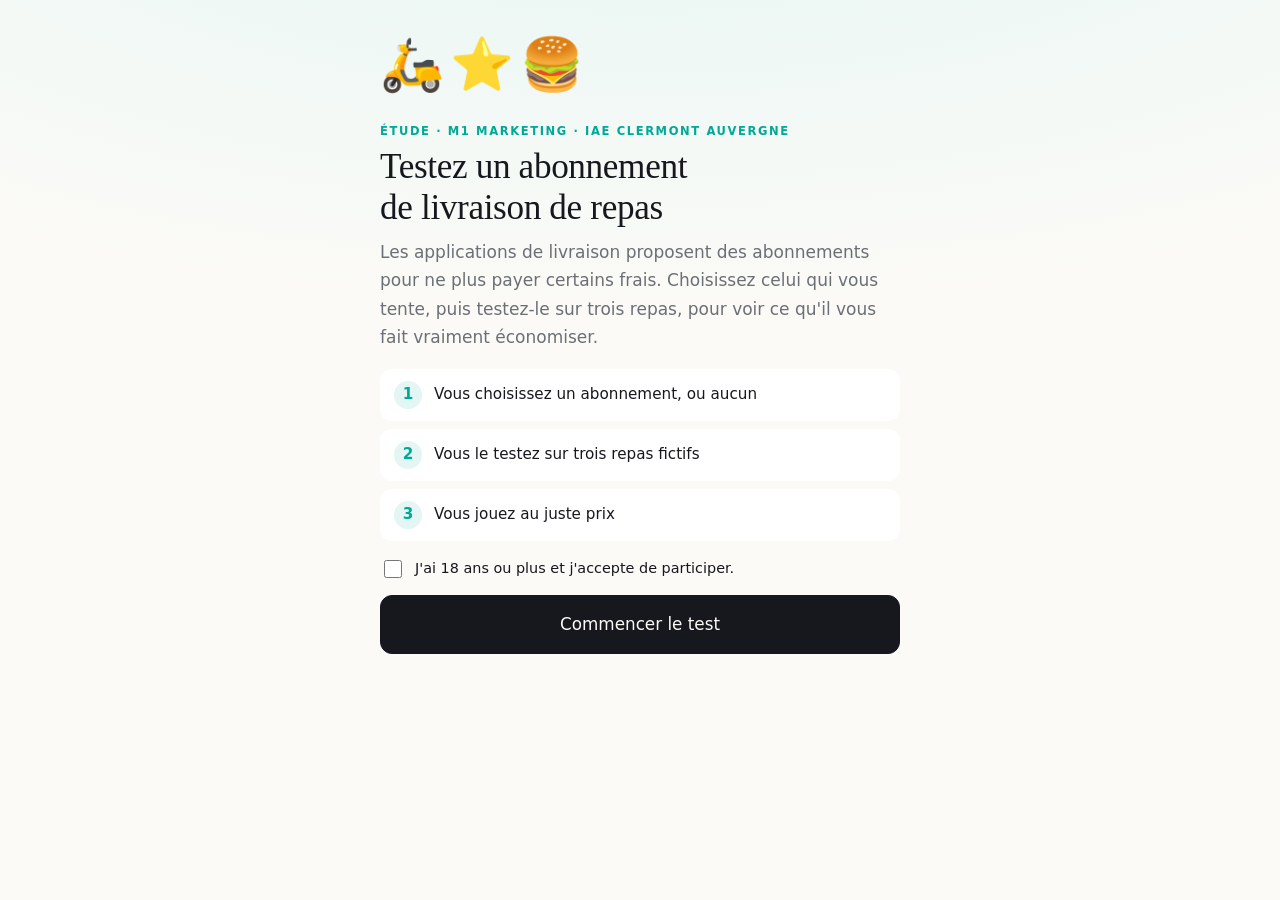
<file: questionnaire.html>
<!doctype html>
<html lang="fr">
<head>
<meta charset="utf-8">
<meta name="viewport" content="width=device-width, initial-scale=1">
<meta name="robots" content="noindex">
<title>Testez un abonnement de livraison</title>
<link rel="stylesheet" href="style.css">
<style>
  :root { --mint: #00a896; --mint-soft: #e3f6f3; --ink2: #2b2f38; }
  body { min-height: 100vh; background: radial-gradient(1200px 500px at 50% -200px, #e3f6f3, var(--bg)); }
  main { max-width: 560px; padding-top: 14px; padding-bottom: 60px; }

  /* barre du haut : retour et progression par chapitres */
  .top { position: sticky; top: 0; z-index: 5; padding: 10px 0 10px; background: linear-gradient(var(--bg) 75%, transparent); }
  .top-row { display: flex; align-items: center; gap: 12px; }
  #back { margin: 0; padding: 6px 12px; font-size: .85rem; border-radius: 999px; background: #fff; color: var(--ink); border: 1px solid var(--line); flex: none; }
  #back:hover { border-color: var(--ink); }
  #back[hidden] { display: none; }
  .chapters { flex: 1; display: grid; grid-template-columns: repeat(4, 1fr); gap: 5px; }
  .chapters div { height: 5px; border-radius: 3px; background: var(--line); overflow: hidden; }
  .chapters i { display: block; height: 100%; width: 0; background: var(--mint); transition: width .5s ease; }
  .chapter-name { font-size: .75rem; color: var(--muted); margin-top: 7px; letter-spacing: .04em; }

  .screen { animation: arrive .4s ease both; }
  @keyframes arrive { from { opacity: 0; transform: translateY(16px); } to { opacity: 1; transform: none; } }
  @media (prefers-reduced-motion: reduce) { .screen, .card, .scooter, .confetti { animation: none !important; } }

  .kicker { font-size: .72rem; font-weight: 700; letter-spacing: .14em; text-transform: uppercase; color: var(--mint); margin: 16px 0 6px; }
  .title { font-family: var(--serif); font-size: clamp(1.6rem, 6.5vw, 2.2rem); line-height: 1.15; margin: 0 0 10px; }
  .title.s { font-size: 1.35rem; }
  .sub { color: var(--muted); margin: 0 0 18px; }
  .btn { display: block; width: 100%; margin: 14px 0 0; padding: 15px; font-size: 1.05rem; border-radius: 12px; }
  .btn.ghost { background: transparent; color: var(--ink); border: 1px solid var(--ink); }
  .btn.ghost:hover { background: #fff; color: var(--ink); }
  .btn:disabled { opacity: .35; cursor: not-allowed; }
  .err { margin: 10px 0 0; }

  /* accueil */
  .hero-ill { font-size: 3.2rem; letter-spacing: 6px; margin: 8px 0 0; }
  .steps3 { display: grid; gap: 8px; margin: 16px 0; }
  .steps3 div { display: flex; gap: 12px; align-items: center; background: #fff; border-radius: 12px; padding: 12px 14px; font-size: .95rem; }
  .steps3 b { display: grid; place-items: center; flex: none; width: 28px; height: 28px; border-radius: 50%; background: var(--mint-soft); color: var(--mint); }
  .consent { display: flex; gap: 10px; align-items: flex-start; font-size: .9rem; margin-top: 14px; cursor: pointer; }
  .consent input { margin-top: 3px; width: 18px; height: 18px; accent-color: var(--ink); }

  /* matrice d'usage */
  .matrix { display: grid; gap: 10px; }
  .mrow { background: #fff; border-radius: 14px; padding: 12px; box-shadow: 0 2px 10px rgba(22,24,29,.05); }
  .mrow b { display: block; margin-bottom: 8px; }
  .seg { display: grid; grid-template-columns: repeat(4, 1fr); gap: 6px; }
  .seg button { margin: 0; padding: 9px 4px; font-size: .78rem; line-height: 1.2; border-radius: 9px; background: var(--bg); color: var(--ink); border: 1px solid var(--line); }
  .seg button:hover { border-color: var(--ink); background: var(--bg); color: var(--ink); }
  .seg button[aria-pressed="true"] { background: var(--mint); border-color: var(--mint); color: #fff; }

  /* tuiles */
  .tiles { display: grid; gap: 10px; }
  .tile { display: flex; align-items: center; gap: 12px; width: 100%; margin: 0; padding: 15px 16px; text-align: left; font-size: 1rem; font-weight: 500; background: #fff; color: var(--ink); border: 1px solid #dcd9d0; border-radius: 12px; }
  .tile:hover { background: #fff; color: var(--ink); border-color: var(--ink); }
  .tile[aria-pressed="true"] { border-color: var(--mint); background: var(--mint-soft); box-shadow: inset 0 0 0 1px var(--mint); }
  .tile .ico { font-size: 1.4rem; width: 1.8rem; text-align: center; }

  /* le choix d'abonnement : le test A/B */
  .offers { display: grid; gap: 14px; }
  @media (min-width: 640px) { main.wide { max-width: 860px; } .offers { grid-template-columns: 1.35fr 1fr; align-items: start; } }
  .offer { background: #fff; border-radius: 20px; overflow: hidden; box-shadow: 0 14px 34px rgba(22,24,29,.12); }
  .offer .band { padding: 16px 20px 14px; color: #fff; }
  .offer.dlv .band { background: linear-gradient(135deg, #00a896, #007a6e); }
  .offer.cc .band { background: linear-gradient(135deg, #5b5f6b, #2b2f38); }
  .offer .band small { font-size: .7rem; font-weight: 700; letter-spacing: .14em; text-transform: uppercase; opacity: .85; }
  .offer .band b { display: block; font-family: var(--serif); font-size: 1.35rem; font-weight: 500; margin-top: 2px; }
  .offer .body { padding: 16px 20px 18px; }
  .chips { display: grid; grid-template-columns: repeat(3, 1fr); gap: 6px; margin-bottom: 14px; }
  .chips button { margin: 0; padding: 8px 4px; border-radius: 10px; background: var(--bg); color: var(--ink); border: 1px solid var(--line); font-size: .8rem; line-height: 1.25; }
  .chips button b { display: block; font-family: var(--serif); font-size: 1.15rem; font-weight: 500; }
  .chips button:hover { border-color: var(--ink); background: var(--bg); color: var(--ink); }
  .chips button[aria-pressed="true"] { background: var(--mint-soft); border-color: var(--mint); box-shadow: inset 0 0 0 1px var(--mint); }
  .plan-name { font-weight: 700; font-size: 1.05rem; }
  .plan-tag { display: inline-block; font-size: .68rem; font-weight: 700; letter-spacing: .08em; text-transform: uppercase; background: var(--mint); color: #fff; padding: 2px 8px; border-radius: 999px; margin-left: 6px; vertical-align: middle; }
  .price { font-family: var(--serif); font-size: 2.5rem; line-height: 1; margin: 8px 0 12px; }
  .price small { font-family: var(--sans); font-size: .9rem; color: var(--muted); }
  .perks { list-style: none; padding: 0; margin: 0; }
  .perks li { padding: 5px 0 5px 28px; position: relative; font-size: .93rem; }
  .perks li::before { content: "✓"; position: absolute; left: 0; top: 5px; width: 20px; height: 20px; border-radius: 50%; background: var(--mint-soft); color: var(--mint); font-size: .75rem; font-weight: 700; display: grid; place-items: center; }
  .perks li.minus::before { content: "–"; background: #f3f1ea; color: var(--muted); }
  .offer.cc .perks li::before { background: #ececec; color: #2b2f38; }
  .offer .btn { margin-top: 16px; }
  .offer { transition: box-shadow .2s, transform .2s; }
  .offer.selected { box-shadow: 0 0 0 3px var(--mint), 0 14px 34px rgba(22,24,29,.14); transform: translateY(-2px); }
  .sel-btn { background: #fff; color: var(--ink); border: 2px solid var(--ink); }
  .sel-btn:hover { background: var(--ink); color: #fff; }
  .sel-btn[aria-pressed="true"] { background: var(--mint); border-color: var(--mint); color: #fff; }
  .chips button { position: relative; }
  .chips .tick { display: none; position: absolute; top: -7px; right: -6px; width: 20px; height: 20px; border-radius: 50%; background: var(--mint); color: #fff; font-style: normal; font-size: .7rem; font-weight: 700; place-items: center; }
  .chips button.chosen .tick { display: grid; }
  .must { display: flex; gap: 10px; align-items: flex-start; background: #fff6dd; border: 1px solid #e0b100; border-radius: 12px; padding: 12px 14px; font-size: .93rem; margin: 6px 0 16px; }
  .must.shake { animation: shake .45s; }
  @keyframes shake { 20%, 60% { transform: translateX(-7px); } 40%, 80% { transform: translateX(7px); } }
  .pick-none { display: flex; align-items: center; gap: 12px; width: 100%; margin: 14px 0 0; padding: 15px 16px; text-align: left; font-size: 1rem; font-weight: 600; background: #fff; color: var(--ink); border: 1px solid #dcd9d0; border-radius: 14px; }
  .pick-none:hover { background: #fff; color: var(--ink); border-color: var(--ink); }
  .pick-none .radio { flex: none; width: 20px; height: 20px; border-radius: 50%; border: 2px solid #b9b6ad; }
  .pick-none[aria-pressed="true"] { border-color: var(--mint); box-shadow: 0 0 0 2px var(--mint); }
  .pick-none[aria-pressed="true"] .radio { border: 6px solid var(--mint); }
  .choice-bar { position: sticky; bottom: 10px; z-index: 4; display: flex; align-items: center; justify-content: space-between; gap: 12px; margin-top: 16px; background: #fff; border-radius: 16px; padding: 12px 14px; box-shadow: 0 8px 30px rgba(22,24,29,.18); }
  .choice-txt small { display: block; font-size: .7rem; letter-spacing: .1em; text-transform: uppercase; color: var(--muted); }
  .choice-txt b { font-size: .95rem; }
  .choice-txt b.vide { color: var(--neg); }
  .choice-bar button { margin: 0; padding: 12px 18px; border-radius: 12px; white-space: nowrap; }
  .choice-bar button[aria-disabled="true"] { opacity: .4; }
  .note { font-size: .75rem; color: var(--muted); text-align: center; margin: 12px 0 0; }

  /* scènes */
  .mine { display: flex; align-items: center; gap: 8px; font-size: .85rem; background: #fff; border: 1px solid var(--line); border-radius: 999px; padding: 6px 12px; width: fit-content; }
  .scene-head { display: flex; align-items: center; gap: 12px; background: var(--ink2); color: #fff; border-radius: 16px; padding: 16px 18px; margin: 12px 0 16px; }
  .scene-head .clock { font-size: 2rem; }
  .scene-head b { display: block; font-size: 1.05rem; }
  .scene-head span { font-size: .9rem; opacity: .8; }
  .same-price { font-size: .85rem; color: var(--muted); margin: -6px 0 12px; }
  .menu { display: grid; grid-template-columns: 1fr 1fr; gap: 10px; }
  .dish { margin: 0; padding: 0; border: 0; border-radius: 16px; overflow: hidden; text-align: left; background: #fff; color: var(--ink); box-shadow: 0 2px 10px rgba(22,24,29,.07); transition: transform .15s, box-shadow .15s; }
  .dish:hover { background: #fff; color: var(--ink); transform: translateY(-3px); box-shadow: 0 10px 22px rgba(22,24,29,.12); }
  .dish .pic { height: 88px; display: grid; place-items: center; font-size: 2.8rem; }
  .dish .txt { padding: 10px 12px 12px; font-weight: 600; font-size: .92rem; line-height: 1.25; }
  .dish.home { grid-column: 1 / -1; display: flex; align-items: center; gap: 12px; padding: 12px 14px; background: transparent; border: 1px dashed #c9c6bd; box-shadow: none; font-weight: 600; }
  .dish.home .pic { height: auto; font-size: 1.7rem; }

  .receipt { background: #fff; border-radius: 16px; padding: 18px 18px 6px; box-shadow: 0 2px 12px rgba(22,24,29,.08); }
  .receipt .item { display: flex; align-items: center; gap: 12px; padding-bottom: 12px; border-bottom: 1px dashed var(--line); }
  .receipt .item .e { font-size: 2.2rem; }
  .line { display: flex; justify-content: space-between; gap: 10px; padding: 9px 0; font-size: .95rem; border-bottom: 1px solid var(--line); }
  .line.total { font-weight: 700; font-size: 1.1rem; border-bottom: 0; }
  .line .free { color: var(--mint); font-weight: 700; }
  .line s { color: var(--muted); margin-right: 6px; }
  .track { position: relative; height: 70px; margin: 26px 0 10px; border-bottom: 3px dotted #c9c6bd; }
  .scooter { position: absolute; bottom: 4px; left: 0; font-size: 2.4rem; animation: ride 1.8s ease-in-out forwards; }
  .track .home { position: absolute; right: 0; bottom: 4px; font-size: 2.2rem; }
  @keyframes ride { to { left: calc(100% - 90px); } }
  .delivered { text-align: center; font-family: var(--serif); font-size: 1.6rem; opacity: 0; transition: opacity .3s; }
  .delivered.on { opacity: 1; }

  .stats { display: grid; grid-template-columns: repeat(3, 1fr); gap: 10px; margin: 16px 0; }
  .stats div { background: #fff; border-radius: 14px; padding: 14px 8px; text-align: center; box-shadow: 0 2px 10px rgba(22,24,29,.06); }
  .stats b { display: block; font-family: var(--serif); font-size: 1.45rem; }
  .stats span { font-size: .74rem; color: var(--muted); }

  /* le juste prix */
  .mood { text-align: center; font-size: 4rem; line-height: 1; margin: 10px 0 4px; transition: transform .2s; }
  .gauge-value { text-align: center; font-family: var(--serif); font-size: 3rem; margin: 0; }
  .gauge-value.idle { color: #c9c6bd; }
  input[type=range] { width: 100%; height: 44px; accent-color: var(--mint); }
  .scale { display: flex; justify-content: space-between; font-size: .75rem; color: var(--muted); }
  .prev { display: flex; flex-wrap: wrap; gap: 6px; margin-top: 14px; }
  .prev span { font-size: .78rem; background: #fff; border: 1px solid var(--line); border-radius: 999px; padding: 4px 10px; }
  .fine { display: flex; justify-content: center; gap: 10px; margin-top: 8px; }
  .fine button { margin: 0; padding: 6px 16px; border-radius: 999px; background: #fff; color: var(--ink); border: 1px solid var(--line); }

  .deck { position: relative; height: 270px; margin: 14px 0 10px; }
  .card { position: absolute; inset: 0; background: #fff; border-radius: 22px; box-shadow: 0 14px 34px rgba(22,24,29,.14); display: grid; place-items: center; text-align: center; touch-action: pan-y; user-select: none; cursor: grab; transition: transform .35s ease, opacity .35s ease; }
  .card .p { font-family: var(--serif); font-size: 3.6rem; line-height: 1; }
  .card .p small { display: block; font-family: var(--sans); font-size: .95rem; color: var(--muted); margin-top: 6px; }
  .card .stamp { position: absolute; top: 22px; font-weight: 800; font-size: 1.1rem; letter-spacing: .1em; padding: 4px 10px; border: 3px solid; border-radius: 8px; opacity: 0; }
  .card .stamp.yes { left: 22px; color: var(--mint); transform: rotate(-12deg); }
  .card .stamp.no { right: 22px; color: var(--neg); transform: rotate(12deg); }
  .card.behind { transform: scale(.95) translateY(12px); opacity: .6; }
  .swipe-btns { display: grid; grid-template-columns: 1fr 1fr; gap: 12px; }
  .swipe-btns button { margin: 0; padding: 16px; font-size: 1.1rem; border-radius: 14px; }
  .swipe-btns .no { background: #fff; color: var(--neg); border: 1px solid var(--neg); }
  .swipe-btns .yes { background: var(--mint); border-color: var(--mint); }
  .counter { text-align: center; font-size: .82rem; color: var(--muted); }

  .stepper { display: flex; align-items: center; justify-content: center; gap: 18px; margin: 14px 0; }
  .stepper button { margin: 0; width: 56px; height: 56px; padding: 0; font-size: 1.6rem; border-radius: 50%; background: #fff; color: var(--ink); border: 1px solid var(--ink); }
  .stepper output { font-family: var(--serif); font-size: 3rem; min-width: 2.5ch; text-align: center; }

  .badge { text-align: center; background: #fff; border-radius: 22px; padding: 26px 20px; box-shadow: 0 14px 34px rgba(22,24,29,.1); margin: 18px 0; }
  .badge .e { font-size: 4rem; }
  .badge b { display: block; font-family: var(--serif); font-size: 1.6rem; margin-top: 6px; }
  .confetti { position: fixed; top: -20px; font-size: 1.4rem; animation: fall 2.4s linear forwards; pointer-events: none; z-index: 10; }
  @keyframes fall { to { transform: translateY(110vh) rotate(540deg); } }
</style>
</head>
<body>
<main id="main">
  <div class="top" id="top" hidden>
    <div class="top-row">
      <button type="button" id="back">← Retour</button>
      <div class="chapters"><div><i id="c1"></i></div><div><i id="c2"></i></div><div><i id="c3"></i></div><div><i id="c4"></i></div></div>
    </div>
    <div class="chapter-name" id="chapter"></div>
  </div>
  <p id="testmode" class="todo" hidden><strong>Mode test</strong> Aucune adresse d'enregistrement n'est configurée : les réponses restent dans ce navigateur. Voir le fichier LISEZMOI.</p>
  <div id="app"></div>
</main>

<script>
// Les réponses sont envoyées au formulaire Google « Réponses test Deliveroo », relié à la feuille
// du même nom : une ligne par répondant, toutes les réponses en JSON dans la colonne « reponse »
// (voir LISEZMOI.md). Vide = mode test.
const ENDPOINT = "https://docs.google.com/forms/d/e/1FAIpQLSdo_gR-3m5rYHAsG0EcPb_sVULBsQPyotRne56SaSHN_zzQSA/formResponse";
const CHAMP_REPONSE = "entry.2063983619";

// Test A/B : seuls les prix des plans Deliveroo changent. A = prix bas (Plus Or au prix actuel),
// B = chaque plan 1,50 € plus cher, pour que les écarts entre plans restent les mêmes.
const PLANS = {
  essentiel: { nom: "Plus Essentiel", prix: { A: 2.49, B: 3.99 },
    avantages: ["Livraison offerte dès 12 € d'achat", "−10 % sur les commandes de 25 € et plus"], moins: ["Frais de service à payer"] },
  or: { nom: "Plus Or", tag: "Tout compris", prix: { A: 3.49, B: 4.99 },
    avantages: ["Livraison offerte dès 12 € d'achat", "Aucuns frais de service", "Offres réservées aux abonnés"], moins: [] },
  famille: { nom: "Plus Famille", prix: { A: 6.99, B: 8.49 },
    avantages: ["Tous les avantages de Plus Or", "Partagé avec 4 personnes du foyer", "−10 % sur les commandes de 25 € et plus"], moins: [] }
};
// L'offre concurrente, au même prix dans les deux versions.
const CONC = { nom: "Offre concurrente", prix: 5.99,
  avantages: ["Livraison à 0 € dès 12 € d'achat", "Frais de service réduits de moitié", "Avantages chez des partenaires"] };
// Prix soumis dans Gabor-Granger pour Plus Or, en ordre croissant, le même pour tous.
const GG_PRICES = [2.49, 3.49, 4.49, 4.99, 5.99, 6.99];
// Frais de la simulation (fictifs, du même ordre que ceux affichés par les applications).
const FRAIS = { livraison: 2.49, service: 0.99, seuilLivraison: 12, seuilRemise: 25, remise: 0.10 };

// Dans chaque scène, tous les plats ont le même prix : le choix du plat ne dépend pas du prix.
const SCENES = [
  { clock: "🌙", quand: "Lundi, 21 h", ambiance: "Longue journée. Le frigo est vide.", prix: 13.90,
    plats: [["burger", "🍔", "Smash burger & frites", "#ffd27a,#ff9a62"], ["sushi", "🍣", "Plateau de sushis", "#ffc3c3,#ff8e8e"], ["pizza", "🍕", "Pizza margherita", "#ffe29a,#f6b26b"], ["ramen", "🍜", "Ramen tonkotsu", "#ffe8c2,#f0b27a"]],
    maison: ["maison", "🍝", "Je me fais des pâtes"] },
  { clock: "☀️", quand: "Jeudi, 13 h", ambiance: "Pause déjeuner, pas le temps de sortir.", prix: 12.50,
    plats: [["poke", "🥗", "Poke bowl saumon", "#c8f2d4,#7fd6a4"], ["tacos", "🌮", "Tacos XL", "#ffe29a,#ffb36b"], ["wrap", "🌯", "Wrap poulet & boisson", "#f3e3c3,#d9b98a"], ["falafel", "🧆", "Assiette falafels", "#e5f0c8,#b9d77f"]],
    maison: ["maison", "🥖", "Je descends à la boulangerie"] },
  { clock: "🎉", quand: "Samedi, 20 h", ambiance: "Un ami passe dîner. Commande pour deux.", prix: 29.80,
    plats: [["pizzas", "🍕", "2 pizzas à partager", "#ffe29a,#f6b26b"], ["curry", "🍛", "Curry & naans pour 2", "#ffd9a8,#e9a15e"], ["padthai", "🍜", "Pad thaï x2", "#ffe8c2,#f0b27a"], ["burgers", "🍔", "2 burgers & frites", "#ffd27a,#ff9a62"]],
    maison: ["maison", "🍳", "On cuisine ensemble"] }
];

const answers = {
  id: Date.now().toString(36) + Math.random().toString(36).slice(2, 8),
  horodatage: new Date().toISOString(),
  // Tirage au sort de la version à l'ouverture du questionnaire, une chance sur deux.
  version: Math.random() < 0.5 ? "A" : "B"
};
answers.prix_affiche = PLANS.or.prix[answers.version];
const V = answers.version;
const consultes = new Set(["or"]);
let ongletChoix = "or";
const commandes = [null, null, null]; // { total, economie } par scène, recalculé si le répondant revient en arrière

const euro = p => p.toFixed(2).replace(".", ",") + " €";
const key = p => p.toFixed(2).replace(".", "_");
const round2 = x => Math.round(x * 100) / 100;
const $ = s => document.querySelector(s);
const app = $("#app");
if (!ENDPOINT) $("#testmode").hidden = false;

// Frais d'une commande selon l'abonnement choisi.
function addition(plan, sousTotal) {
  const livre = sousTotal >= FRAIS.seuilLivraison;
  let livraison = FRAIS.livraison, service = FRAIS.service, remise = 0;
  if (plan === "essentiel") { if (livre) livraison = 0; if (sousTotal >= FRAIS.seuilRemise) remise = sousTotal * FRAIS.remise; }
  if (plan === "or") { if (livre) { livraison = 0; service = 0; } }
  if (plan === "famille") { if (livre) { livraison = 0; service = 0; } if (sousTotal >= FRAIS.seuilRemise) remise = sousTotal * FRAIS.remise; }
  if (plan === "concurrent") { if (livre) livraison = 0; service = round2(FRAIS.service / 2); }
  const total = round2(sousTotal - remise + livraison + service);
  const sans = round2(sousTotal + FRAIS.livraison + FRAIS.service);
  return { livraison, service, remise: round2(remise), total, economie: round2(sans - total) };
}
const nomPlan = p => p === "concurrent" ? CONC.nom : p === "aucun" ? "Sans abonnement" : PLANS[p].nom;
const prixPlan = p => p === "concurrent" ? CONC.prix : p === "aucun" ? 0 : PLANS[p].prix[V];

// Déroulé en quatre chapitres.
const FLOW = [
  ["accueil", 0], ["usage", 1],
  ["choix", 2], ["scene0", 2], ["scene1", 2], ["scene2", 2], ["recap", 2],
  ["controle", 3], ["vw1", 3], ["vw2", 3], ["vw3", 3], ["vw4", 3], ["gg", 3],
  ["age", 4], ["statut", 4], ["freq", 4], ["abo", 4], ["fin", 4]
];
const CHAPTERS = ["", "1 · Vous et la livraison", "2 · Choisissez et testez votre abonnement", "3 · Le juste prix", "4 · Pour finir"];
let pos = 0, sousEcran = false;

function go(i) {
  pos = i; sousEcran = false;
  const [name, ch] = FLOW[i];
  $("#top").hidden = ch === 0 || name === "fin";
  $("#back").hidden = false;
  [1, 2, 3, 4].forEach(c => {
    const etapes = FLOW.filter(f => f[1] === c && f[0] !== "fin");
    const fait = c < ch ? etapes.length : c === ch ? etapes.findIndex(f => f[0] === name) : 0;
    $("#c" + c).style.width = Math.round((fait / etapes.length) * 100) + "%";
  });
  $("#chapter").textContent = "Chapitre " + CHAPTERS[ch];
  $("#main").classList.toggle("wide", name === "choix");
  app.innerHTML = `<div class="screen">${SCREENS[name].html()}</div>`;
  window.scrollTo(0, 0);
  SCREENS[name].bind && SCREENS[name].bind();
}
const next = () => go(pos + 1);
// Retour : depuis un panier, on revient au choix du plat ; sinon à l'écran précédent.
$("#back").addEventListener("click", () => sousEcran ? go(pos) : pos > 0 && go(pos - 1));

function tiles(name, options) {
  return `<div class="tiles" data-single="${name}">${options.map(([v, label, ico]) =>
    `<button type="button" class="tile" data-value="${v}" aria-pressed="${answers[name] === v}">${ico ? `<span class="ico">${ico}</span>` : ""}${label}</button>`).join("")}</div>`;
}
function bindTiles() {
  const group = app.querySelector("[data-single]");
  group.addEventListener("click", e => {
    const t = e.target.closest(".tile"); if (!t) return;
    group.querySelectorAll(".tile").forEach(x => x.setAttribute("aria-pressed", x === t));
    answers[group.dataset.single] = t.dataset.value;
    setTimeout(next, 260);
  });
}

// Matrice d'usage des applications.
const APPS = [["uber_eats", "Uber Eats"], ["deliveroo", "Deliveroo"], ["just_eat", "Just Eat"], ["autre", "Une autre application"]];
const FREQS = [["jamais", "Jamais"], ["rare", "Moins d'une fois par mois"], ["mois", "1 à 3 fois par mois"], ["semaine", "Chaque semaine"]];

function sceneScreen(n) {
  const s = SCENES[n];
  return {
    html: () => `
      <span class="mine">${answers.plan_choisi === "aucun" ? "🧾 Sans abonnement" : "⭐ Votre abonnement : " + nomPlan(answers.plan_choisi)}</span>
      <div class="scene-head"><span class="clock">${s.clock}</span><div><b>Repas ${n + 1} sur 3 · ${s.quand}</b><span>${s.ambiance}</span></div></div>
      <p class="title s">Qu'est-ce qui vous fait envie ?</p>
      <p class="same-price">Tous les plats sont à ${euro(s.prix)} : choisissez selon vos envies.</p>
      <div class="menu">
        ${s.plats.map(([k, e, nom, bg]) => `<button type="button" class="dish" data-k="${k}"><div class="pic" style="background:linear-gradient(135deg,${bg})">${e}</div><div class="txt">${nom}</div></button>`).join("")}
        <button type="button" class="dish home" data-k="${s.maison[0]}"><span class="pic">${s.maison[1]}</span>${s.maison[2]}</button>
      </div>`,
    bind: () => app.querySelectorAll(".dish").forEach(b => b.addEventListener("click", () => {
      const plat = s.plats.find(p => p[0] === b.dataset.k);
      answers["sim_" + (n + 1)] = b.dataset.k;
      if (!plat) { commandes[n] = null; return next(); }
      panier(n, plat);
    }))
  };
}
function panier(n, [k, e, nom]) {
  sousEcran = true;
  const s = SCENES[n], plan = answers.plan_choisi, a = addition(plan, s.prix);
  const badge = plan === "aucun" ? "" : ` · ${nomPlan(plan)}`;
  app.innerHTML = `<div class="screen">
    <p class="kicker">Votre panier${badge}</p>
    <div class="receipt">
      <div class="item"><span class="e">${e}</span><div><b>${nom}</b><br><span class="src">${euro(s.prix)}</span></div></div>
      ${a.remise ? `<div class="line"><span>Remise abonné (−10 %)</span><span class="free">−${euro(a.remise)}</span></div>` : ""}
      <div class="line"><span>Frais de livraison</span><span>${a.livraison === 0 ? `<s>${euro(FRAIS.livraison)}</s><span class="free">Offerte</span>` : euro(a.livraison)}</span></div>
      <div class="line"><span>Frais de service</span><span>${a.service < FRAIS.service ? `<s>${euro(FRAIS.service)}</s>` : ""}${a.service === 0 ? '<span class="free">Offerts</span>' : euro(a.service)}</span></div>
      <div class="line total"><span>Total</span><span>${euro(a.total)}</span></div>
    </div>
    ${a.economie > 0 ? `<p class="src">Votre abonnement vous fait économiser ${euro(a.economie)} sur cette commande.</p>` : ""}
    <button type="button" class="btn" id="cmd">Commander · ${euro(a.total)}</button>
    <button type="button" class="btn ghost" id="annuler">Finalement non, je m'en passe</button>
  </div>`;
  $("#annuler").addEventListener("click", () => { answers["sim_" + (n + 1)] = "annule"; commandes[n] = null; next(); });
  $("#cmd").addEventListener("click", () => {
    commandes[n] = { total: a.total, economie: a.economie };
    $("#back").hidden = true;
    app.innerHTML = `<div class="screen">
      <p class="kicker">Commande en route</p>
      <p class="title">${e} arrive…</p>
      <div class="track"><span class="scooter">🛵</span><span class="home">🏠</span></div>
      <p class="delivered" id="ok">Livré ! Bon appétit 😋</p></div>`;
    setTimeout(() => $("#ok") && $("#ok").classList.add("on"), 1800);
    setTimeout(next, 2700);
  });
}

const VW = [
  { k: "vw_trop_bon_marche", mood: "🤨", q: "<b>En dessous de</b> quel prix mensuel le plan Plus Or serait-il <b>si bon marché</b> que vous douteriez de sa qualité ?" },
  { k: "vw_bon_marche", mood: "😊", q: "À quel prix mensuel le plan Plus Or serait-il une <b>bonne affaire</b>, sans que vous doutiez de sa qualité ?" },
  { k: "vw_cher", mood: "😬", q: "À quel prix mensuel commencerait-il à être <b>cher</b>, sans exclure de le prendre ?" },
  { k: "vw_trop_cher", mood: "🙅", q: "À partir de quel prix mensuel serait-il <b>trop cher</b> pour que vous l'envisagiez ?" }
];
function vwScreen(i) {
  const v = VW[i];
  // Le curseur part de la réponse précédente, et un prix plus bas qu'elle est refusé : les quatre seuils ne peuvent que monter.
  const prev = () => (i ? answers[VW[i - 1].k] : undefined);
  return {
    html: () => `
      <p class="kicker">Le juste prix · ${i + 1} / 4</p>
      <p class="title s">${v.q}</p>
      <p class="sub">Plus Or : livraison offerte dès 12 €, aucuns frais de service. Répondez indépendamment des prix vus jusqu'ici, en faisant glisser le curseur.</p>
      <div class="mood" id="mood">${v.mood}</div>
      <p class="gauge-value${answers[v.k] === undefined ? " idle" : ""}" id="val">${answers[v.k] === undefined ? "? €" : euro(answers[v.k])}</p>
      <input type="range" id="rng" min="0" max="20" step="0.1" value="${answers[v.k] ?? prev() ?? 0}" aria-label="Prix mensuel en euros">
      <div class="scale"><span>0 €</span><span>10 €</span><span>20 € et plus</span></div>
      <div class="fine"><button type="button" id="moins">− 0,10 €</button><button type="button" id="plus">+ 0,10 €</button></div>
      ${i ? `<div class="prev">${VW.slice(0, i).map(p => `<span>${p.mood} ${euro(answers[p.k])}</span>`).join("")}</div>` : ""}
      <p class="err" id="err" hidden>Faites glisser le curseur pour indiquer un prix.</p>
      <button type="button" class="btn" id="ok">Valider</button>`,
    bind: () => {
      let touched = answers[v.k] !== undefined;
      const rng = $("#rng");
      const show = () => { touched = true; $("#val").textContent = euro(Number(rng.value)); $("#val").classList.remove("idle"); $("#mood").style.transform = `scale(${1 + Number(rng.value) / 40})`; };
      rng.addEventListener("input", show);
      $("#moins").addEventListener("click", () => { rng.value = Math.max(0, Number(rng.value) - 0.1).toFixed(1); show(); });
      $("#plus").addEventListener("click", () => { rng.value = Math.min(20, Number(rng.value) + 0.1).toFixed(1); show(); });
      $("#ok").addEventListener("click", () => {
        const err = t => { $("#err").textContent = t; $("#err").hidden = false; };
        if (!touched) return err("Faites glisser le curseur pour indiquer un prix.");
        if (prev() !== undefined && Number(rng.value) < prev())
          return err(`Ce prix doit être au moins égal à votre réponse précédente (${euro(prev())}) : faites glisser le curseur plus haut.`);
        answers[v.k] = round2(Number(rng.value));
        if (i === 3) {
          const a = VW.map(p => answers[p.k]);
          // Les quatre réponses doivent monter ; sinon le répondant sera écarté à l'analyse.
          answers.vw_coherent = a[0] <= a[1] && a[1] <= a[2] && a[2] <= a[3] ? 1 : 0;
        }
        next();
      });
    }
  };
}

const SCREENS = {
  accueil: {
    html: () => `
      <p class="hero-ill">🛵⭐🍔</p>
      <p class="kicker">Étude · M1 Marketing · IAE Clermont Auvergne</p>
      <h1 class="title">Testez un abonnement de livraison de repas</h1>
      <p class="sub">Les applications de livraison proposent des abonnements pour ne plus payer certains frais. Choisissez celui qui vous tente, puis testez-le sur trois repas, pour voir ce qu'il vous fait vraiment économiser.</p>
      <div class="steps3">
        <div><b>1</b>Vous choisissez un abonnement, ou aucun</div>
        <div><b>2</b>Vous le testez sur trois repas fictifs</div>
        <div><b>3</b>Vous jouez au juste prix</div>
      </div>
      <label class="consent"><input type="checkbox" id="consent"> <span>J'ai 18 ans ou plus et j'accepte de participer.</span></label>
      <p class="err" id="err" hidden>Cochez la case pour commencer.</p>
      <button type="button" class="btn" id="go">Commencer le test</button>`,
    bind: () => $("#go").addEventListener("click", () => $("#consent").checked ? next() : ($("#err").hidden = false))
  },
  usage: {
    html: () => `
      <p class="kicker">Pour commencer</p>
      <p class="title s">À quelle fréquence utilisez-vous ces applications de livraison de repas ?</p>
      <p class="sub">Une réponse par ligne.</p>
      <div class="matrix">${APPS.map(([k, label]) => `
        <div class="mrow"><b>${label}</b><div class="seg" data-app="${k}">${FREQS.map(([f, fl]) =>
          `<button type="button" data-f="${f}" aria-pressed="${answers["usage_" + k] === f}">${fl}</button>`).join("")}</div></div>`).join("")}
      </div>
      <button type="button" class="btn" id="ok" disabled>Continuer</button>`,
    bind: () => {
      const complet = () => APPS.every(([k]) => answers["usage_" + k]);
      $("#ok").disabled = !complet();
      app.querySelectorAll(".seg").forEach(seg => seg.addEventListener("click", e => {
        const b = e.target.closest("button"); if (!b) return;
        seg.querySelectorAll("button").forEach(x => x.setAttribute("aria-pressed", x === b));
        answers["usage_" + seg.dataset.app] = b.dataset.f;
        $("#ok").disabled = !complet();
      }));
      $("#ok").addEventListener("click", next);
    }
  },
  // Le test A/B : les plans Deliveroo et l'offre concurrente côte à côte. Seuls les prix Deliveroo diffèrent entre A et B.
  // Le répondant doit sélectionner une offre avant de pouvoir continuer.
  choix: {
    html: () => `
      <p class="kicker">Étape 1 · Choisissez votre abonnement</p>
      <p class="title s">Vous voulez arrêter de payer les frais de livraison. Quel abonnement prenez-vous ?</p>
      <div class="must" id="must">👆 <span>Sélectionnez <b>une seule offre</b> pour continuer : un plan Deliveroo (touchez un prix pour voir chaque plan), l'offre concurrente, ou aucun abonnement.</span></div>
      <div class="offers">
        <div class="offer dlv" id="offre-dlv">
          <div class="band"><small>Option 1 · Deliveroo</small><b>Les plans Deliveroo Plus</b></div>
          <div class="body">
            <div class="chips">${Object.entries(PLANS).map(([k, p]) => `<button type="button" data-plan="${k}" aria-pressed="${k === ongletChoix}"><b>${euro(p.prix[V])}</b>${p.nom.replace("Plus ", "")}<i class="tick">✓</i></button>`).join("")}</div>
            <div id="plan-card"></div>
          </div>
        </div>
        <div class="offer cc" id="offre-cc">
          <div class="band"><small>Option 2 · Autre application</small><b>${CONC.nom}</b></div>
          <div class="body">
            <p class="price">${euro(CONC.prix)} <small>par mois</small></p>
            <ul class="perks">${CONC.avantages.map(a => `<li>${a}</li>`).join("")}<li>Sans engagement</li></ul>
            <button type="button" class="btn sel-btn" data-sel="concurrent"></button>
          </div>
        </div>
      </div>
      <button type="button" class="pick-none" data-sel="aucun"><span class="radio"></span>Option 3 · Je ne prends aucun abonnement</button>
      <div class="choice-bar">
        <div class="choice-txt" id="choice-txt"></div>
        <button type="button" id="continuer">Continuer →</button>
      </div>`,
    bind: () => {
      let selection = answers.plan_choisi || null;
      const refresh = () => {
        const p = PLANS[ongletChoix];
        const choisi = selection === ongletChoix;
        $("#plan-card").innerHTML = `
          <span class="plan-name">${p.nom}</span>${p.tag ? `<span class="plan-tag">${p.tag}</span>` : ""}
          <p class="price">${euro(p.prix[V])} <small>par mois</small></p>
          <ul class="perks">${p.avantages.map(a => `<li>${a}</li>`).join("")}${p.moins.map(a => `<li class="minus">${a}</li>`).join("")}<li>Sans engagement</li></ul>
          <button type="button" class="btn sel-btn" data-sel="${ongletChoix}" aria-pressed="${choisi}">${choisi ? "✓ Plan sélectionné" : `Sélectionner ${p.nom} · ${euro(p.prix[V])}`}</button>`;
        const cc = app.querySelector('[data-sel="concurrent"]');
        cc.setAttribute("aria-pressed", selection === "concurrent");
        cc.textContent = selection === "concurrent" ? "✓ Offre sélectionnée" : "Sélectionner cette offre";
        app.querySelector(".pick-none").setAttribute("aria-pressed", selection === "aucun");
        app.querySelectorAll(".chips button").forEach(b => b.classList.toggle("chosen", b.dataset.plan === selection));
        $("#offre-dlv").classList.toggle("selected", !!PLANS[selection]);
        $("#offre-cc").classList.toggle("selected", selection === "concurrent");
        $("#choice-txt").innerHTML = selection
          ? `<small>Votre choix</small><b>${nomPlan(selection)}${selection === "aucun" ? "" : " · " + euro(prixPlan(selection)) + " / mois"}</b>`
          : `<small>Votre choix</small><b class="vide">Aucune offre sélectionnée</b>`;
        $("#continuer").setAttribute("aria-disabled", !selection);
      };
      refresh();
      const screen = app.querySelector(".screen");
      screen.addEventListener("click", e => {
        const chip = e.target.closest("[data-plan]");
        if (chip) {
          ongletChoix = chip.dataset.plan; consultes.add(ongletChoix);
          app.querySelectorAll(".chips button").forEach(x => x.setAttribute("aria-pressed", x === chip));
          return refresh();
        }
        const sel = e.target.closest("[data-sel]");
        if (sel) { selection = sel.dataset.sel; return refresh(); }
      });
      $("#continuer").addEventListener("click", () => {
        if (!selection) {
          const must = $("#must");
          must.classList.remove("shake"); void must.offsetWidth; must.classList.add("shake");
          must.scrollIntoView({ behavior: "smooth", block: "center" });
          return;
        }
        // Le premier choix, fait avant les repas, est la mesure du test : il n'est jamais écrasé
        // si le répondant revient en arrière pour changer d'offre.
        if (answers.plan_premier_choix === undefined) {
          answers.plan_premier_choix = selection;
          answers.prix_premier_choix = prixPlan(selection);
          answers.souscription_deliveroo = PLANS[selection] ? 1 : 0;
        }
        answers.plan_choisi = selection;
        answers.prix_choisi = prixPlan(selection);
        answers.choix_modifie = selection === answers.plan_premier_choix ? 0 : 1;
        answers.plans_consultes = [...consultes].join("+");
        next();
      });
    }
  },
  scene0: sceneScreen(0), scene1: sceneScreen(1), scene2: sceneScreen(2),
  recap: {
    html: () => {
      const faites = commandes.filter(Boolean);
      answers.sim_commandes = faites.length;
      answers.sim_total = round2(faites.reduce((s, c) => s + c.total, 0));
      answers.sim_economies = round2(faites.reduce((s, c) => s + c.economie, 0));
      const plan = answers.plan_choisi, prix = prixPlan(plan);
      const bilan = plan === "aucun"
        ? (faites.length ? "Sans abonnement, vous avez payé tous les frais." : "Trois repas sans livraison : bravo !")
        : `Votre abonnement ${nomPlan(plan)} coûte ${euro(prix)} par mois ; sur ces trois repas, il vous a fait économiser ${euro(answers.sim_economies)}.`;
      return `
        <p class="kicker">Fin du test</p>
        <p class="title">Votre test en chiffres</p>
        <div class="stats">
          <div><b>${answers.sim_commandes}</b><span>commande${answers.sim_commandes > 1 ? "s" : ""}</span></div>
          <div><b>${euro(answers.sim_total).replace(" €", "")}</b><span>€ dépensés</span></div>
          <div><b>${euro(answers.sim_economies).replace(" €", "")}</b><span>€ économisés</span></div>
        </div>
        <p class="sub">${bilan} Place au jeu du juste prix !</p>
        <button type="button" class="btn" id="ok">Continuer</button>`;
    },
    bind: () => $("#ok").addEventListener("click", next)
  },
  controle: {
    html: () => `<p class="kicker">Question mémoire</p><p class="title s">Quel était le prix mensuel du plan Deliveroo Plus Or (tout compris) ?</p>
      ${tiles("controle", [["3_49", "3,49 €"], ["4_99", "4,99 €"], ["nsp", "Je ne sais plus", "🤷"]])}`,
    bind: bindTiles
  },
  vw1: vwScreen(0), vw2: vwScreen(1), vw3: vwScreen(2), vw4: vwScreen(3),
  gg: {
    html: () => `
      <p class="kicker">Ça passe ou ça casse</p>
      <p class="title s">À ce prix, prendriez-vous le plan Deliveroo Plus Or ?</p>
      <p class="sub">Répondez Oui ou Non pour chaque prix. Une erreur ? Revenez au prix précédent.</p>
      <div class="deck" id="deck"></div>
      <p class="counter" id="counter"></p>
      <p class="err" id="err" hidden></p>
      <div class="swipe-btns"><button type="button" class="no" id="no">✖ Non</button><button type="button" class="yes" id="yes">✔ Oui</button></div>
      <div class="fine"><button type="button" id="retour" hidden>↩ Prix précédent</button></div>`,
    bind: () => {
      // Boutons seulement (plus de carte à glisser) : un geste involontaire ne peut plus créer de réponse.
      let i = 0, confirme = false;
      const deck = $("#deck");
      const render = () => {
        if (i >= GG_PRICES.length) {
          const seq = GG_PRICES.map(p => answers["gg_" + key(p)]).join("");
          // Accepter un prix élevé après avoir refusé un prix plus bas est une incohérence.
          answers.gg_coherent = seq.includes("01") ? 0 : 1;
          return setTimeout(next, 300);
        }
        deck.innerHTML = `<div class="card front"><div class="p">${euro(GG_PRICES[i])}<small>par mois</small></div></div>`;
        $("#counter").textContent = `Prix ${i + 1} sur ${GG_PRICES.length}`;
        $("#retour").hidden = i === 0;
        $("#err").hidden = true;
        confirme = false;
      };
      const decide = yes => {
        // Oui à ce prix après un Non à un prix plus bas : on le signale, un second Oui confirme.
        const refusePlusBas = GG_PRICES.slice(0, i).some(p => answers["gg_" + key(p)] === 0);
        if (yes && refusePlusBas && !confirme) {
          $("#err").textContent = "Vous avez refusé un prix plus bas. Appuyez de nouveau sur Oui pour confirmer, ou revenez au prix précédent.";
          $("#err").hidden = false;
          confirme = true;
          return;
        }
        answers["gg_" + key(GG_PRICES[i])] = yes ? 1 : 0;
        deck.querySelector(".card").style.opacity = 0;
        i += 1;
        setTimeout(render, 200);
      };
      $("#yes").addEventListener("click", () => decide(true));
      $("#no").addEventListener("click", () => decide(false));
      $("#retour").addEventListener("click", () => { i = Math.max(0, i - 1); render(); });
      render();
    }
  },
  age: {
    html: () => `<p class="kicker">Pour finir</p><p class="title s">Votre âge ?</p>
      ${tiles("age", [["18 à 24 ans", "18 à 24 ans"], ["25 à 34 ans", "25 à 34 ans"], ["35 à 49 ans", "35 à 49 ans"], ["50 ans et plus", "50 ans et plus"]])}`,
    bind: bindTiles
  },
  statut: {
    html: () => `<p class="kicker">Pour finir</p><p class="title s">Vous êtes…</p>
      ${tiles("statut", [["Étudiant", "Étudiant", "🎓"], ["En emploi", "En emploi", "💼"], ["En recherche d'emploi", "En recherche d'emploi", "🔎"], ["Autre", "Autre", "✳️"]])}`,
    bind: bindTiles
  },
  freq: {
    html: () => `<p class="kicker">Pour finir</p><p class="title s">Dans la vraie vie, combien de repas vous êtes-vous fait livrer ces 30 derniers jours ?</p>
      <div class="stepper"><button type="button" id="m" aria-label="Un de moins">−</button><output id="f">${answers.commandes_30j ?? 0}</output><button type="button" id="p" aria-label="Un de plus">+</button></div>
      <button type="button" class="btn" id="ok">Valider</button>`,
    bind: () => {
      let f = answers.commandes_30j ?? 0;
      $("#m").addEventListener("click", () => { f = Math.max(0, f - 1); $("#f").textContent = f; });
      $("#p").addEventListener("click", () => { f = Math.min(60, f + 1); $("#f").textContent = f; });
      $("#ok").addEventListener("click", () => { answers.commandes_30j = f; next(); });
    }
  },
  abo: {
    html: () => `<p class="kicker">Dernière question</p><p class="title s">Dans la vraie vie, avez-vous un de ces abonnements ?</p><p class="sub">Plusieurs réponses possibles.</p>
      <div class="tiles" id="multi">${[["deliveroo_plus", "Deliveroo Plus"], ["uber_one", "Uber One"], ["autre", "Un autre abonnement de livraison"], ["aucun", "Aucun"]].map(([v, l]) =>
        `<button type="button" class="tile" data-value="${v}" aria-pressed="${(answers.abonnements || "").split("+").includes(v)}">${l}</button>`).join("")}</div>
      <p class="err" id="err" hidden>Choisissez au moins une réponse.</p>
      <button type="button" class="btn" id="ok">Voir mon profil</button>`,
    bind: () => {
      const m = $("#multi");
      m.addEventListener("click", e => {
        const t = e.target.closest(".tile"); if (!t) return;
        const on = t.getAttribute("aria-pressed") !== "true";
        t.setAttribute("aria-pressed", on);
        // « Aucun » exclut les autres réponses.
        if (on && t.dataset.value === "aucun") m.querySelectorAll(".tile").forEach(x => x !== t && x.setAttribute("aria-pressed", false));
        if (on && t.dataset.value !== "aucun") m.querySelector('[data-value="aucun"]').setAttribute("aria-pressed", false);
      });
      $("#ok").addEventListener("click", () => {
        const abo = [...m.querySelectorAll('[aria-pressed="true"]')].map(t => t.dataset.value);
        if (!abo.length) { $("#err").hidden = false; return; }
        answers.abonnements = abo.join("+");
        send();
        next();
      });
    }
  },
  fin: {
    html: () => {
      const tc = answers.vw_trop_cher;
      const [e, titre, txt] = tc < 4 ? ["🏷️", "Chasseur de bons plans", "Chaque euro compte, et vous le savez."]
        : tc < 8 ? ["🍽️", "Gourmet pragmatique", "Prêt à payer pour le confort, mais pas à n'importe quel prix."]
        : ["🛋️", "Roi du canapé", "Le confort n'a pas de prix… ou presque."];
      return `
        <p class="kicker">Test terminé · merci !</p>
        <div class="badge"><div class="e">${e}</div><b>${titre}</b><p class="sub" style="margin:6px 0 0">${txt}</p></div>
        <p class="sub" id="fin-msg">Vos réponses sont enregistrées. Chaque participant rend l'étude plus fiable : faites passer le test !</p>
        <button type="button" class="btn" id="share">Partager le test</button>
        <p class="src" id="share-msg"></p>`;
    },
    bind: () => {
      if (!ENDPOINT) $("#fin-msg").textContent = "Mode test : réponse gardée dans ce navigateur seulement (version " + V + ").";
      if (!matchMedia("(prefers-reduced-motion: reduce)").matches) for (let k = 0; k < 24; k++) {
        const c = document.createElement("span");
        c.className = "confetti";
        c.textContent = ["🍕", "🍔", "🍣", "🥗", "🌮", "✨"][k % 6];
        c.style.left = Math.random() * 100 + "vw";
        c.style.animationDelay = Math.random() * 0.8 + "s";
        document.body.appendChild(c);
        setTimeout(() => c.remove(), 3500);
      }
      $("#share").addEventListener("click", async () => {
        const url = location.href.split(/[?#]/)[0];
        try {
          if (navigator.share) await navigator.share({ title: "Testez un abonnement de livraison de repas", url });
          else { await navigator.clipboard.writeText(url); $("#share-msg").textContent = "Lien copié : il ne reste qu'à le coller dans un message."; }
        } catch (err) { $("#share-msg").textContent = "Lien du test : " + url; }
      });
    }
  }
};

async function send() {
  if (!ENDPOINT) {
    const all = JSON.parse(localStorage.getItem("reponses_test") || "[]");
    all.push(answers);
    localStorage.setItem("reponses_test", JSON.stringify(all));
    return;
  }
  try {
    // no-cors : Google Forms enregistre la réponse sans autoriser la lecture du retour.
    await fetch(ENDPOINT, { method: "POST", mode: "no-cors", body: new URLSearchParams({ [CHAMP_REPONSE]: JSON.stringify(answers) }) });
  } catch (e) {
    const msg = $("#fin-msg");
    if (msg) msg.textContent = "L'envoi a échoué. Vérifiez votre connexion et rechargez la page pour recommencer.";
  }
}

go(0);
</script>
</body>
</html>
</file>
<file: style.css>
:root {
  --bg: #fbfaf7;
  --ink: #16181d;
  --muted: #6b6f76;
  --line: #e4e2dc;
  --accent: #00796f;
  --note: #f3f1ea;
  --neg: #a63a2b;
  --serif: "Iowan Old Style", "Palatino Linotype", Palatino, Georgia, serif;
  --sans: system-ui, -apple-system, "Segoe UI", Roboto, "Helvetica Neue", sans-serif;
}
* { box-sizing: border-box; }
html { -webkit-text-size-adjust: 100%; }
body {
  margin: 0;
  font-family: var(--sans);
  font-size: 17px;
  line-height: 1.65;
  color: var(--ink);
  background: var(--bg);
}

/* en-tête */
header.site {
  background: rgba(251, 250, 247, 0.92);
  backdrop-filter: blur(8px);
  border-bottom: 1px solid var(--line);
}
header.site .inner, main, footer {
  max-width: 760px;
  margin: 0 auto;
  padding-left: 20px;
  padding-right: 20px;
}
header.site .inner {
  display: flex;
  flex-wrap: wrap;
  align-items: baseline;
  justify-content: space-between;
  gap: 6px 24px;
  padding-top: 16px;
  padding-bottom: 14px;
}
header.site strong::before {
  content: "";
  display: inline-block;
  width: 8px;
  height: 8px;
  margin-right: 10px;
  background: var(--accent);
}
header.site strong {
  font-size: 0.74rem;
  font-weight: 600;
  letter-spacing: 0.14em;
  text-transform: uppercase;
}
nav { display: flex; flex-wrap: wrap; gap: 4px 20px; }
nav a {
  color: var(--muted);
  text-decoration: none;
  font-size: 0.88rem;
  padding-bottom: 2px;
  border-bottom: 1px solid transparent;
}
nav a:hover { color: var(--ink); }
nav a[aria-current="page"] { color: var(--ink); border-bottom-color: var(--ink); }

/* texte */
main { padding-top: 64px; padding-bottom: 80px; }
.eyebrow {
  margin: 0 0 14px;
  font-size: 0.72rem;
  font-weight: 600;
  letter-spacing: 0.14em;
  text-transform: uppercase;
  color: var(--accent);
}
h1, h2, .big, .brief li::before { font-family: var(--serif); font-weight: 500; }
h1 {
  font-size: clamp(1.9rem, 5vw, 2.6rem);
  line-height: 1.15;
  letter-spacing: -0.01em;
  margin: 0 0 16px;
  text-wrap: balance;
}
h2 {
  font-size: 1.4rem;
  line-height: 1.3;
  margin: 64px 0 14px;
  padding-top: 22px;
  border-top: 1px solid var(--line);
}
h3 { font-size: 1rem; font-weight: 600; margin: 32px 0 8px; }
p { margin: 0 0 14px; }
p.lead { font-size: 1.1rem; color: var(--muted); margin-bottom: 28px; }
ul, ol { padding-left: 1.2em; margin: 0 0 14px; }
li { margin-bottom: 6px; }
a { color: var(--ink); text-decoration-color: var(--accent); text-underline-offset: 3px; }
a:hover { color: var(--accent); }
code { font-size: 0.86em; background: var(--note); padding: 1px 5px; border-radius: 3px; }
.src { font-size: 0.8rem; color: var(--muted); margin-top: 10px; }

/* blocs */
.card {
  border-left: 2px solid var(--ink);
  padding: 4px 0 4px 22px;
  margin: 22px 0;
}
.card p:last-child { margin-bottom: 0; }
.todo {
  background: var(--note);
  border-radius: 4px;
  padding: 14px 18px;
  margin: 22px 0;
  font-size: 0.92rem;
  color: #4a4d53;
}
.todo strong:first-child {
  display: block;
  margin-bottom: 4px;
  font-size: 0.68rem;
  letter-spacing: 0.14em;
  text-transform: uppercase;
  color: var(--muted);
}
.kpis {
  display: grid;
  grid-template-columns: repeat(auto-fit, minmax(140px, 1fr));
  gap: 0 28px;
  margin: 22px 0;
}
.kpis .card {
  border-left: 0;
  border-top: 1px solid var(--ink);
  padding: 14px 0 0;
  margin: 0 0 22px;
  font-size: 0.85rem;
  color: var(--muted);
}
.kpis .big { display: block; font-size: 2rem; line-height: 1.2; color: var(--ink); margin-bottom: 4px; }

/* la demande du module */
.brief { list-style: none; padding: 0; counter-reset: brief; margin: 22px 0; }
.brief li {
  counter-increment: brief;
  display: grid;
  grid-template-columns: 3rem 1fr;
  padding: 14px 0;
  margin: 0;
  border-top: 1px solid var(--line);
}
.brief li:last-child { border-bottom: 1px solid var(--line); }
.brief li::before { content: counter(brief, decimal-leading-zero); color: var(--accent); font-size: 1.1rem; }
.brief small { display: block; color: var(--muted); font-size: 0.85rem; }

/* tableaux */
.table-wrap { overflow-x: auto; margin: 22px 0 0; }
table { border-collapse: collapse; width: 100%; min-width: 720px; font-size: 0.88rem; }
th, td { padding: 10px 14px 10px 0; text-align: left; vertical-align: top; border-bottom: 1px solid var(--line); }
th {
  font-size: 0.7rem;
  font-weight: 600;
  letter-spacing: 0.08em;
  text-transform: uppercase;
  color: var(--muted);
  border-bottom-color: var(--ink);
}
td.num, th.num { text-align: right; white-space: nowrap; font-variant-numeric: tabular-nums; padding-right: 14px; padding-left: 14px; }
tr > :last-child { padding-right: 0; }
td.neg { color: var(--neg); }

footer {
  color: var(--muted);
  font-size: 0.8rem;
  padding-top: 20px;
  padding-bottom: 40px;
  border-top: 1px solid var(--line);
}

/* questionnaire */
.step { display: none; }
.step.active { display: block; }
label.q { display: block; font-weight: 600; margin: 28px 0 8px; }
.opts label { display: block; padding: 7px 0; cursor: pointer; }
.opts input { margin-right: 8px; accent-color: var(--ink); }
input[type="number"], select {
  font: inherit;
  padding: 9px 12px;
  border: 1px solid #c9c6bd;
  border-radius: 4px;
  background: #fff;
  color: var(--ink);
  max-width: 100%;
}
input[type="number"] { width: 130px; }
input:focus-visible, select:focus-visible, button:focus-visible, a:focus-visible { outline: 2px solid var(--accent); outline-offset: 2px; }
button {
  font: inherit;
  font-size: 0.95rem;
  padding: 11px 24px;
  margin-top: 28px;
  border: 1px solid var(--ink);
  border-radius: 4px;
  background: var(--ink);
  color: var(--bg);
  cursor: pointer;
}
button:hover { background: var(--accent); border-color: var(--accent); }
button.secondary { background: transparent; color: var(--ink); }
button.secondary:hover { background: var(--note); border-color: var(--ink); }
.offer { border: 1px solid var(--ink); border-radius: 4px; padding: 22px 24px; }
.offer h3 { margin-top: 0; font-family: var(--serif); font-size: 1.3rem; font-weight: 500; }
.err { color: var(--neg); font-size: 0.9rem; }

/* page d'accueil */
.hero { padding-bottom: 36px; margin-bottom: 36px; border-bottom: 1px solid var(--ink); }
.hero h1 { font-size: clamp(2.1rem, 6vw, 3.1rem); margin-bottom: 22px; }
.standfirst { font-family: var(--serif); font-size: 1.22rem; line-height: 1.55; color: #3a3d44; margin-bottom: 22px; }
.meta { font-size: 0.8rem; color: var(--muted); margin: 0; }

/* figures */
figure { margin: 34px 0 8px; }
figure svg { display: block; width: 100%; height: auto; }
figure img { display: block; width: 100%; height: auto; border: 1px solid var(--line); }
figcaption { font-size: 0.8rem; color: var(--muted); margin-top: 10px; }
svg .axis { stroke: var(--line); stroke-width: 1; }
svg .range { stroke: var(--ink); stroke-width: 2; }
svg .dot { fill: var(--ink); }
svg .dot.accent { fill: var(--accent); }
svg .dot.hollow { fill: var(--bg); stroke: var(--muted); stroke-width: 1.5; stroke-dasharray: 3 2; }
svg .bar { fill: var(--ink); }
svg .bar.neg { fill: var(--neg); }
svg text { font-family: var(--sans); fill: var(--ink); }
svg .val { font-family: var(--serif); font-size: 17px; }
svg .val.neg { fill: var(--neg); }
svg .lab { font-size: 11px; font-weight: 600; letter-spacing: 0.08em; text-transform: uppercase; }
svg .sub { font-size: 11.5px; fill: var(--muted); }

/* boutons d'appel */
.cta-row { display: flex; flex-wrap: wrap; gap: 10px; margin-top: 24px; }
.cta { display: inline-block; padding: 13px 22px; border-radius: 999px; background: var(--ink); color: var(--bg); text-decoration: none; font-weight: 600; font-size: 0.95rem; transition: transform .15s, background .15s; }
.cta:hover { background: var(--accent); color: #fff; transform: translateY(-2px); }
.cta.ghost { background: transparent; color: var(--ink); border: 1px solid var(--ink); }
.cta.ghost:hover { background: var(--ink); color: var(--bg); }

/* simulateur de prix */
.sim { background: #fff; border: 1px solid var(--line); border-radius: 16px; padding: 24px 22px 20px; margin: 22px 0 8px; box-shadow: 0 8px 26px rgba(22,24,29,.06); }
.sim-price { text-align: center; font-family: var(--serif); font-size: 3rem; line-height: 1; }
.sim-price small { display: block; font-family: var(--sans); font-size: .85rem; color: var(--muted); margin-top: 6px; }
#sim-range { -webkit-appearance: none; appearance: none; width: 100%; height: 6px; border-radius: 3px; margin: 22px 0 8px; outline: none; }
#sim-range::-webkit-slider-thumb { -webkit-appearance: none; width: 26px; height: 26px; border-radius: 50%; background: var(--ink); border: 4px solid #fff; box-shadow: 0 2px 8px rgba(0,0,0,.25); cursor: pointer; }
#sim-range::-moz-range-thumb { width: 20px; height: 20px; border-radius: 50%; background: var(--ink); border: 4px solid #fff; box-shadow: 0 2px 8px rgba(0,0,0,.25); cursor: pointer; }
.sim-scale { display: flex; justify-content: space-between; font-size: .75rem; color: var(--muted); }
.sim-out { display: grid; grid-template-columns: repeat(auto-fit, minmax(150px, 1fr)); gap: 12px; margin: 20px 0 6px; }
.sim-out div { background: var(--bg); border-radius: 12px; padding: 14px; }
.sim-out b { display: block; font-family: var(--serif); font-size: 1.5rem; font-weight: 500; }
.sim-out b.pos { color: var(--accent); }
.sim-out b.neg { color: var(--neg); }
.sim-out span { font-size: .78rem; color: var(--muted); }
.sim-verdict { margin: 14px 0 0; font-weight: 600; }

/* apparition des sections au défilement */
.reveal { opacity: 0; transform: translateY(14px); transition: opacity .6s ease, transform .6s ease; }
.reveal.in { opacity: 1; transform: none; }
@media (prefers-reduced-motion: reduce) { .reveal { opacity: 1; transform: none; transition: none; } .cta { transition: none; } }

@media print {
  header.site { position: static; }
  .todo { border: 1px solid var(--line); }
}
</file>
